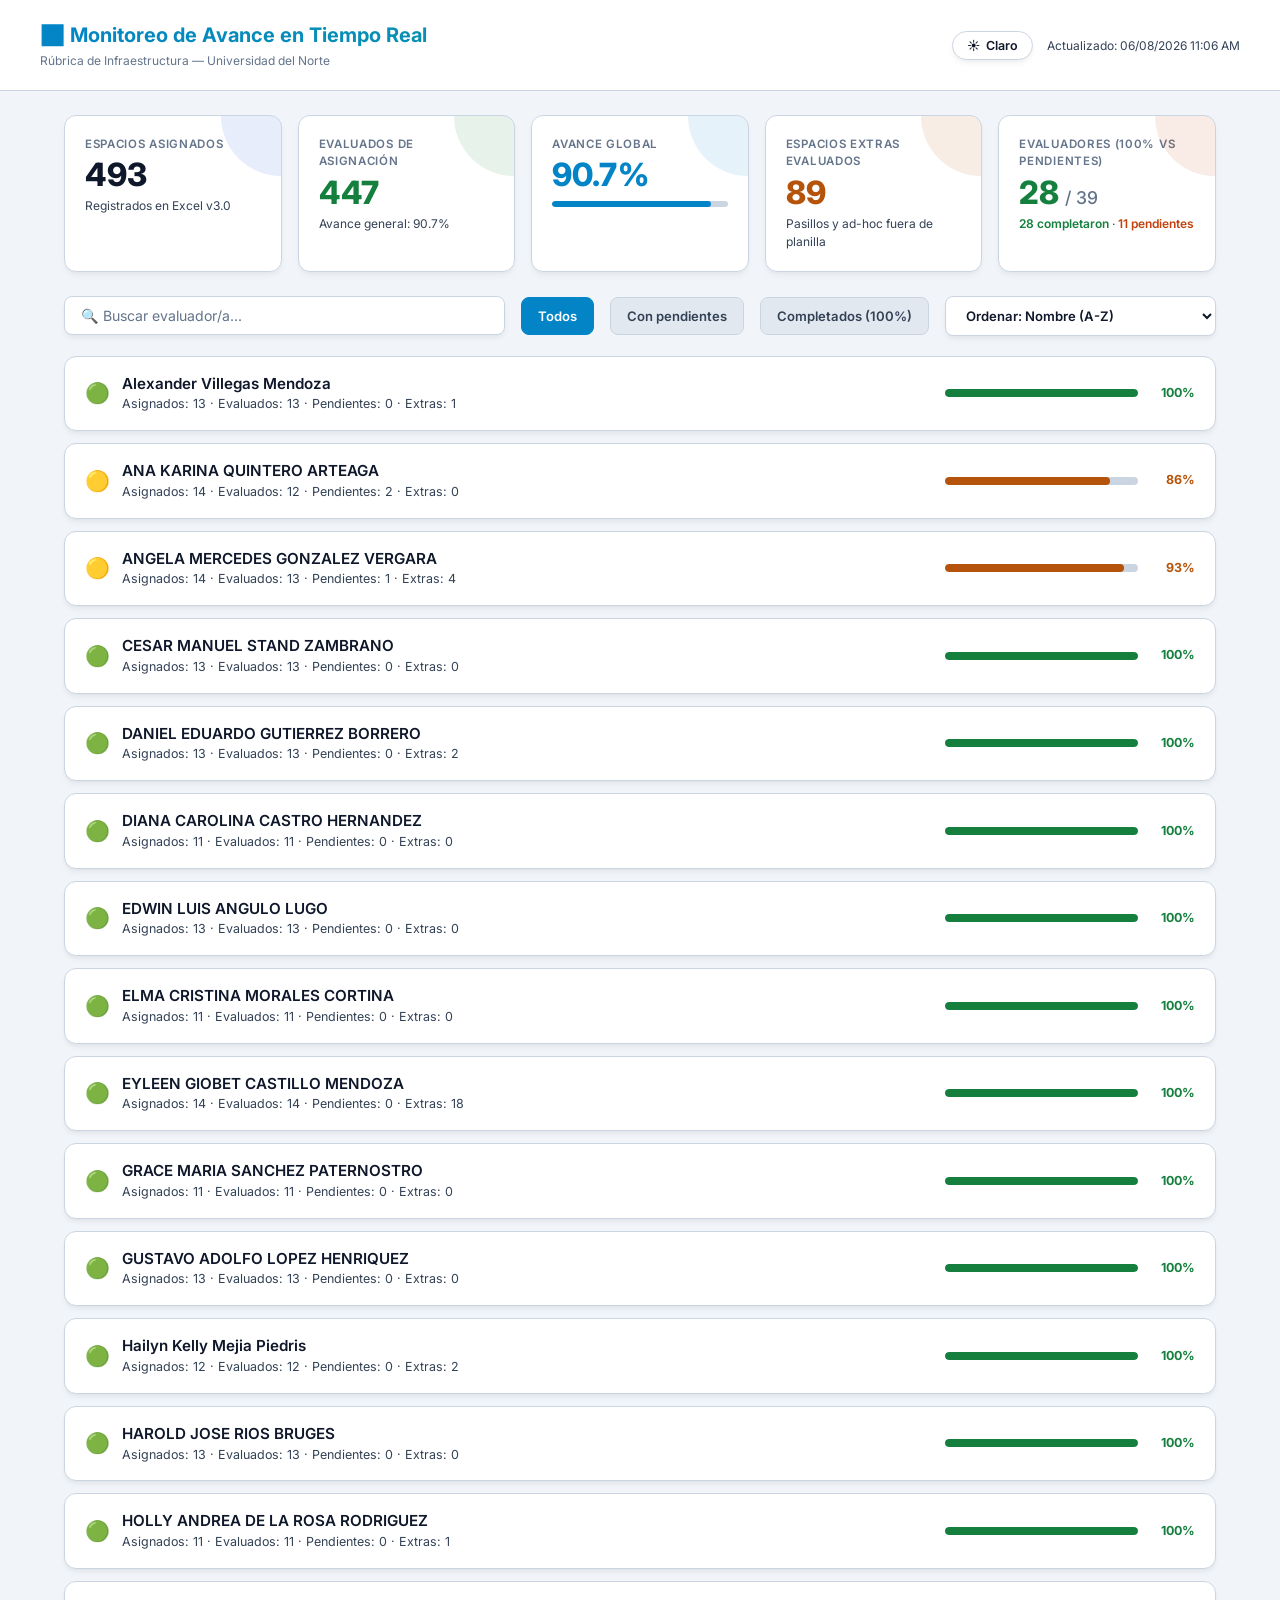
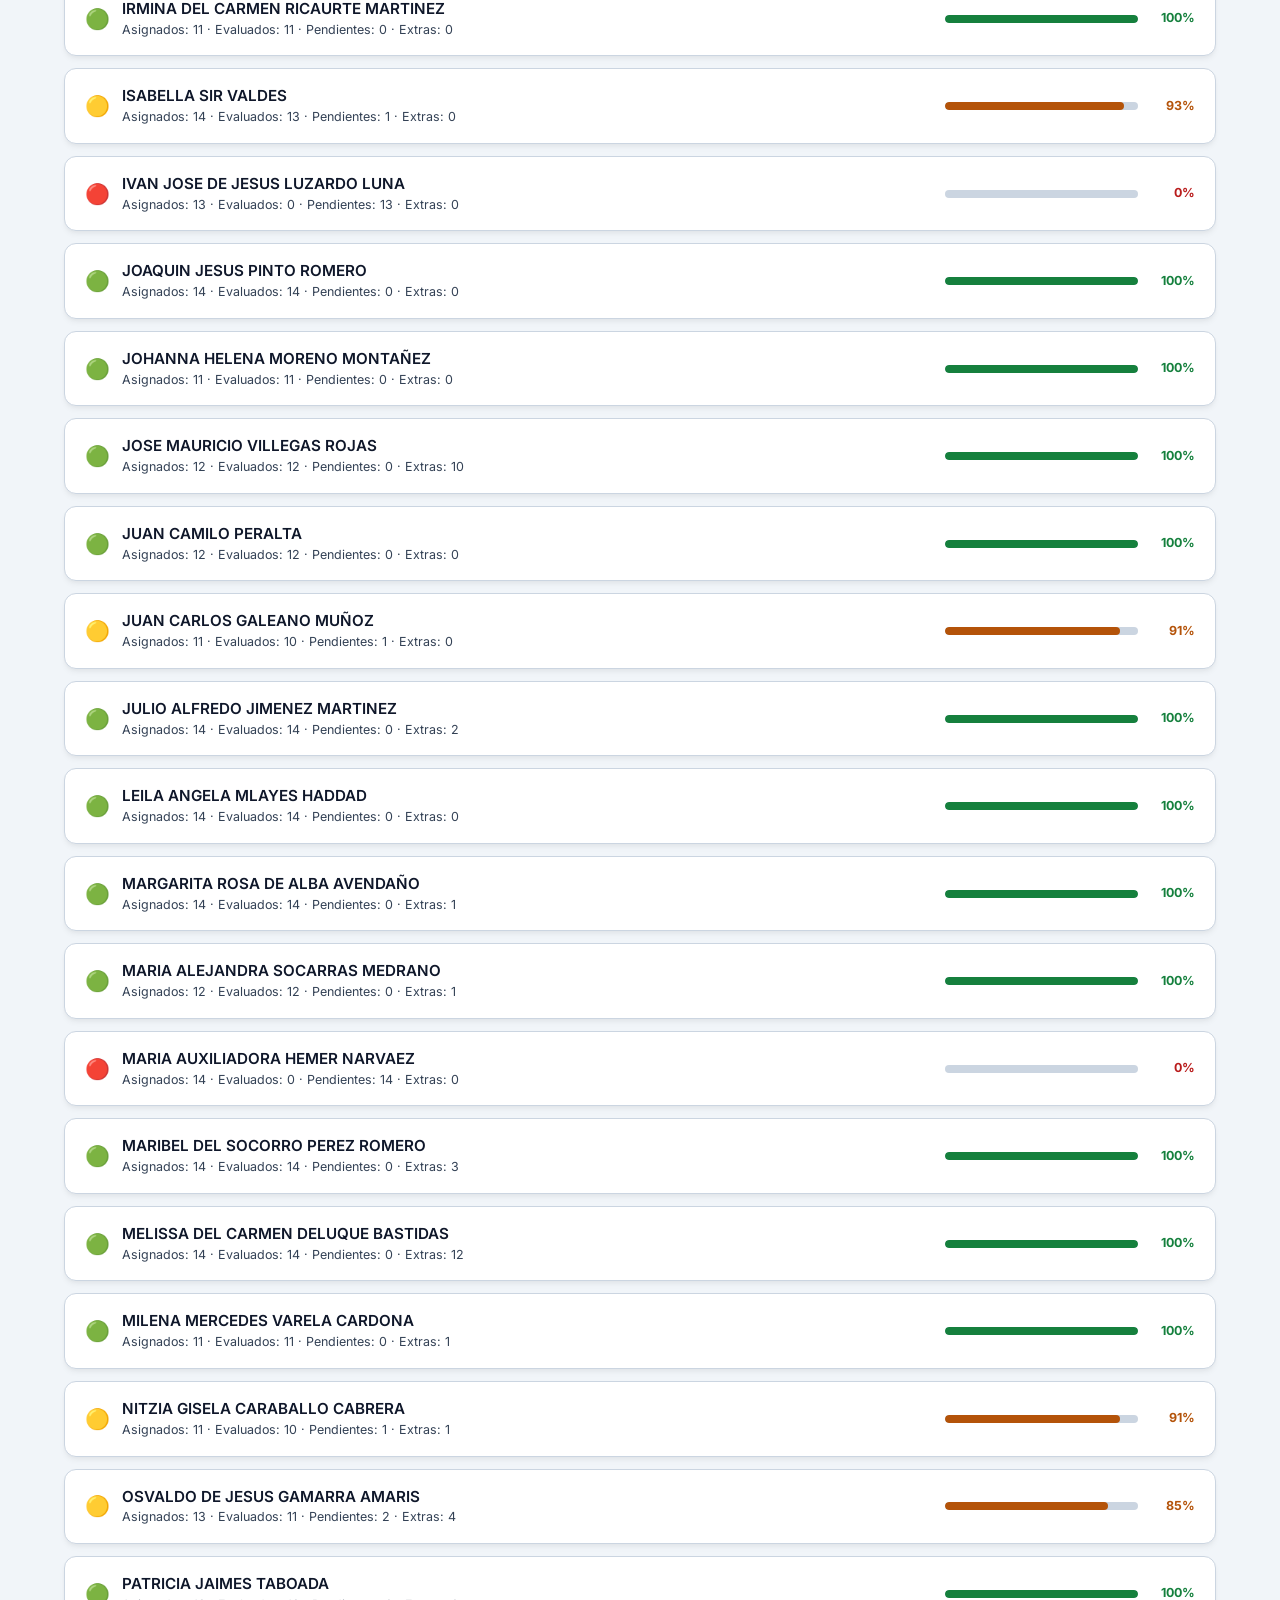
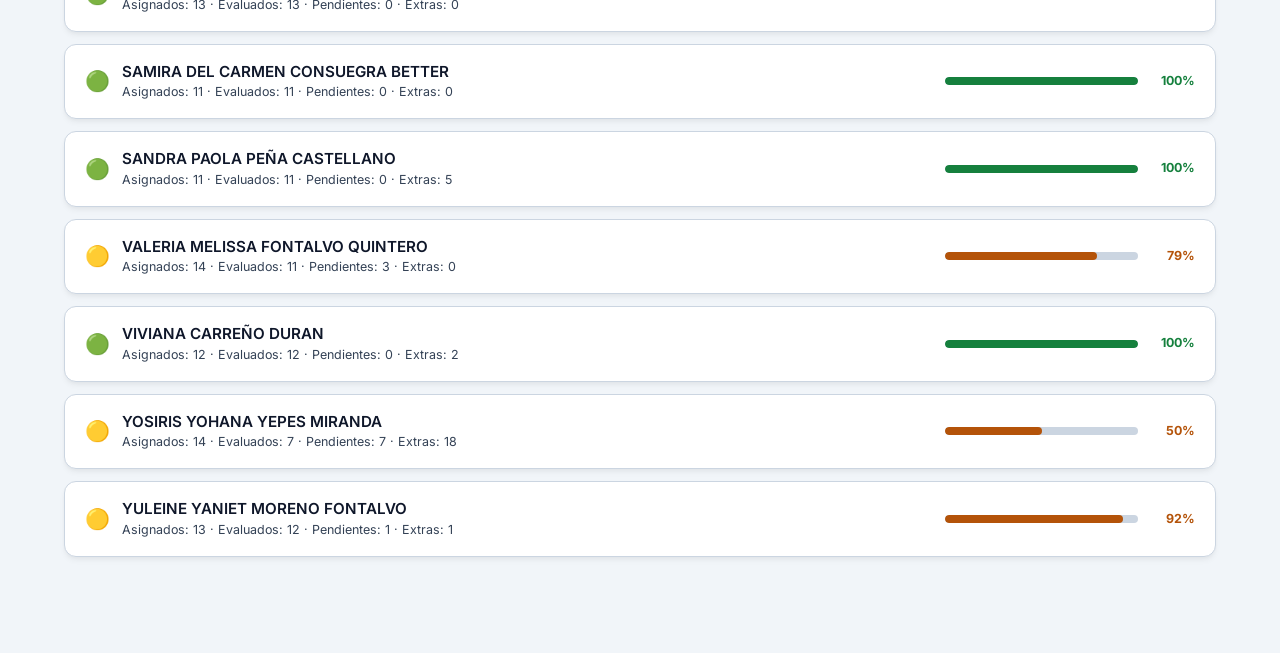
<file: avance_real.html>
<!DOCTYPE html>
<html lang="es">
<head>
  <meta charset="UTF-8">
  <title>Dashboard de Monitoreo de Avance — UniNorte</title>
  <meta name="viewport" content="width=device-width, initial-scale=1.0">
  <link rel="preconnect" href="https://fonts.googleapis.com">
  <link rel="preconnect" href="https://fonts.gstatic.com" crossorigin>
  <link href="https://fonts.googleapis.com/css2?family=Inter:wght@300;400;500;600;700;800&display=swap" rel="stylesheet">
  <style>
    :root {
      --bg: #0a0e1a;
      --bg2: #111827;
      --bg-card: rgba(17,24,39,0.75);
      --header-bg: rgba(10,14,26,0.9);
      --glass: rgba(255,255,255,0.04);
      --border: rgba(255,255,255,0.08);
      --text: #f8fafc;
      --text2: #cbd5e1;
      --muted: #94a3b8;
      --accent: #0ea5e9;
      --accent2: #06b6d4;
      --green: #22c55e; --green-bg: rgba(34,197,94,0.15);
      --blue: #3b82f6; --blue-bg: rgba(59,130,246,0.15);
      --yellow: #eab308; --yellow-bg: rgba(234,179,8,0.15);
      --orange: #f97316; --orange-bg: rgba(249,115,22,0.15);
      --red: #ef4444; --red-bg: rgba(239,68,68,0.15);
      --radius: 12px;
      --progress-bg: rgba(255,255,255,0.08);
      --details-bg: rgba(10,14,26,0.6);
      --tr-border: rgba(255,255,255,0.03);
      --toggle-bg: rgba(255,255,255,0.08);
      --toggle-border: rgba(255,255,255,0.15);
      --card-hover: rgba(255,255,255,0.15);
      --code-bg: rgba(255,255,255,0.06);
      --code-color: #38bdf8;
      --shadow: none;
    }

    [data-theme="light"] {
      --bg: #f1f5f9;
      --bg2: #ffffff;
      --bg-card: #ffffff;
      --header-bg: rgba(255,255,255,0.95);
      --glass: #e2e8f0;
      --border: #cbd5e1;
      --text: #0f172a;
      --text2: #334155;
      --muted: #64748b;
      --accent: #0284c7;
      --accent2: #0891b2;
      --green: #15803d; --green-bg: #dcfce7;
      --blue: #1d4ed8; --blue-bg: #dbeafe;
      --yellow: #b45309; --yellow-bg: #fef3c7;
      --orange: #c2410c; --orange-bg: #ffedd5;
      --red: #b91c1c; --red-bg: #fee2e2;
      --progress-bg: #cbd5e1;
      --details-bg: #f8fafc;
      --tr-border: #e2e8f0;
      --toggle-bg: #ffffff;
      --toggle-border: #cbd5e1;
      --card-hover: #94a3b8;
      --code-bg: #e2e8f0;
      --code-color: #0369a1;
      --shadow: 0 4px 6px -1px rgba(0,0,0,0.05), 0 2px 4px -1px rgba(0,0,0,0.03);
    }
    
    * { box-sizing: border-box; margin: 0; padding: 0; }
    
    body {
      font-family: 'Inter', -apple-system, BlinkMacSystemFont, sans-serif;
      background: var(--bg);
      color: var(--text);
      line-height: 1.5;
      padding-bottom: 60px;
      transition: background-color 0.3s ease, color 0.3s ease;
    }

    header {
      background: var(--header-bg);
      backdrop-filter: blur(20px);
      border-bottom: 1px solid var(--border);
      padding: 20px 24px;
      position: sticky;
      top: 0;
      z-index: 50;
      transition: background-color 0.3s ease, border-color 0.3s ease;
    }
    .header-inner {
      max-width: 1200px;
      margin: 0 auto;
      display: flex;
      justify-content: space-between;
      align-items: center;
      flex-wrap: wrap;
      gap: 16px;
    }
    header h1 {
      font-size: 1.25rem;
      font-weight: 700;
      background: linear-gradient(135deg, var(--accent), var(--accent2));
      -webkit-background-clip: text;
      -webkit-text-fill-color: transparent;
      background-clip: text;
    }
    header p { font-size: 0.75rem; color: var(--muted); margin-top: 2px; }

    .theme-toggle-btn {
      display: inline-flex;
      align-items: center;
      gap: 6px;
      padding: 6px 14px;
      border-radius: 20px;
      font-family: inherit;
      font-size: 0.78rem;
      font-weight: 600;
      cursor: pointer;
      border: 1px solid var(--toggle-border);
      background: var(--toggle-bg);
      color: var(--text);
      transition: all 0.2s ease;
      user-select: none;
      box-shadow: var(--shadow);
    }
    .theme-toggle-btn:hover {
      border-color: var(--accent);
      color: var(--accent);
      transform: translateY(-1px);
    }

    main {
      max-width: 1200px;
      margin: 0 auto;
      padding: 24px;
    }

    /* Stats Grid */
    .stats-grid {
      display: grid;
      grid-template-columns: repeat(auto-fit, minmax(190px, 1fr));
      gap: 16px;
      margin-bottom: 24px;
    }
    .stat-card {
      background: var(--bg-card);
      border: 1px solid var(--border);
      border-radius: var(--radius);
      padding: 20px;
      backdrop-filter: blur(12px);
      position: relative;
      overflow: hidden;
      box-shadow: var(--shadow);
      transition: background-color 0.3s ease, border-color 0.3s ease;
    }
    .stat-label {
      font-size: 0.72rem;
      color: var(--muted);
      text-transform: uppercase;
      letter-spacing: 0.06em;
      font-weight: 600;
    }
    .stat-value {
      font-size: 2rem;
      font-weight: 800;
      margin-top: 6px;
      line-height: 1;
      color: var(--text);
    }
    .stat-sub {
      font-size: 0.75rem;
      color: var(--text2);
      margin-top: 6px;
    }
    .stat-accent {
      position: absolute;
      top: 0;
      right: 0;
      width: 60px;
      height: 60px;
      border-radius: 0 0 0 60px;
      opacity: 0.1;
    }

    /* Search & Controls */
    .controls-row {
      display: flex;
      gap: 16px;
      margin-bottom: 20px;
      align-items: center;
      flex-wrap: wrap;
    }
    .search-input {
      flex: 1;
      min-width: 280px;
      background: var(--bg-card);
      border: 1px solid var(--border);
      border-radius: 8px;
      color: var(--text);
      padding: 10px 16px;
      font-family: inherit;
      font-size: 0.88rem;
      box-shadow: var(--shadow);
      transition: background-color 0.3s ease, border-color 0.3s ease, color 0.3s ease;
    }
    .search-input::placeholder {
      color: var(--muted);
    }
    .search-input:focus {
      outline: none;
      border-color: var(--accent);
    }
    .filter-btn {
      padding: 10px 16px;
      border-radius: 8px;
      font-family: inherit;
      font-size: 0.82rem;
      font-weight: 600;
      cursor: pointer;
      border: 1px solid var(--border);
      background: var(--glass);
      color: var(--text2);
      transition: all 0.2s;
    }
    .filter-btn.active {
      background: var(--accent);
      border-color: var(--accent);
      color: #ffffff;
    }
    .sort-select {
      padding: 10px 16px;
      border-radius: 8px;
      font-family: inherit;
      font-size: 0.82rem;
      font-weight: 600;
      cursor: pointer;
      border: 1px solid var(--border);
      background: var(--bg-card);
      color: var(--text);
      outline: none;
      transition: all 0.2s;
      box-shadow: var(--shadow);
    }
    .sort-select:focus {
      border-color: var(--accent);
    }
    .sort-select option {
      background: var(--bg2);
      color: var(--text);
    }

    /* Evaluator Row */
    .ev-card {
      background: var(--bg-card);
      border: 1px solid var(--border);
      border-radius: var(--radius);
      margin-bottom: 12px;
      overflow: hidden;
      transition: border-color 0.2s, background-color 0.3s ease;
      box-shadow: var(--shadow);
    }
    .ev-card:hover {
      border-color: var(--card-hover);
    }
    .ev-header {
      padding: 16px 20px;
      display: flex;
      align-items: center;
      justify-content: space-between;
      cursor: pointer;
      user-select: none;
      flex-wrap: wrap;
      gap: 16px;
    }
    .ev-info {
      display: flex;
      align-items: center;
      gap: 12px;
    }
    .ev-status {
      font-size: 1.25rem;
    }
    .ev-name {
      font-weight: 600;
      font-size: 0.95rem;
      color: var(--text);
    }
    .ev-stats-brief {
      font-size: 0.78rem;
      color: var(--text2);
    }
    .progress-container {
      display: flex;
      align-items: center;
      gap: 12px;
      min-width: 250px;
    }
    .progress-bar-bg {
      flex: 1;
      height: 8px;
      background: var(--progress-bg);
      border-radius: 4px;
      overflow: hidden;
    }
    .progress-bar-fill {
      height: 100%;
      border-radius: 4px;
      transition: width 0.5s;
    }
    .progress-text {
      font-size: 0.78rem;
      font-weight: 700;
      width: 45px;
      text-align: right;
    }

    /* Expandable details */
    .ev-details {
      display: none;
      border-top: 1px solid var(--border);
      background: var(--details-bg);
      padding: 20px;
    }
    .ev-card.open .ev-details {
      display: block;
    }

    /* Tabs */
    .tabs {
      display: flex;
      gap: 8px;
      border-bottom: 1px solid var(--border);
      margin-bottom: 16px;
    }
    .tab {
      padding: 8px 16px;
      font-size: 0.8rem;
      font-weight: 600;
      cursor: pointer;
      color: var(--muted);
      border-bottom: 2px solid transparent;
      transition: all 0.2s;
    }
    .tab:hover {
      color: var(--text);
    }
    .tab.active {
      color: var(--accent);
      border-bottom-color: var(--accent);
    }
    .tab-content {
      display: none;
    }
    .tab-content.active {
      display: block;
    }

    /* Tables */
    table {
      width: 100%;
      border-collapse: collapse;
      font-size: 0.78rem;
    }
    thead th {
      text-align: left;
      padding: 8px 12px;
      color: var(--muted);
      font-size: 0.68rem;
      text-transform: uppercase;
      letter-spacing: 0.04em;
      border-bottom: 1px solid var(--border);
    }
    tbody tr {
      border-bottom: 1px solid var(--tr-border);
    }
    tbody tr:last-child {
      border-bottom: none;
    }
    td {
      padding: 8px 12px;
      vertical-align: middle;
      color: var(--text);
    }
    code {
      font-family: monospace;
      padding: 2px 6px;
      border-radius: 4px;
      font-size: 0.75rem;
      background: var(--code-bg);
      color: var(--code-color);
      border: 1px solid var(--border);
    }
    .score-badge {
      display: inline-block;
      padding: 2px 8px;
      border-radius: 6px;
      font-weight: 700;
      font-size: 0.72rem;
    }
    .file-badge {
      font-size: 0.65rem;
      color: var(--text2);
      background: var(--glass);
      padding: 2px 6px;
      border-radius: 4px;
      border: 1px solid var(--border);
    }
    
    .empty-tab {
      text-align: center;
      padding: 30px 20px;
      color: var(--muted);
      font-size: 0.82rem;
    }
  </style>
</head>
<body>

  <header>
    <div class="header-inner">
      <div>
        <h1>📊 Monitoreo de Avance en Tiempo Real</h1>
        <p>Rúbrica de Infraestructura — Universidad del Norte</p>
      </div>
      <div style="display: flex; align-items: center; gap: 14px; flex-wrap: wrap;">
        <button id="themeToggleBtn" class="theme-toggle-btn" onclick="toggleTheme()" title="Cambiar tema claro / oscuro">
          <span id="themeIcon">🌙</span> <span id="themeLabel">Oscuro</span>
        </button>
        <p style="text-align: right; color: var(--text2);">Actualizado: 06/08/2026 11:06 AM</p>
      </div>
    </div>
  </header>

  <main>
    <!-- Stats Cards -->
    <div class="stats-grid">
      <div class="stat-card">
        <div class="stat-label">Espacios Asignados</div>
        <div class="stat-value">493</div>
        <div class="stat-sub">Registrados en Excel v3.0</div>
        <div class="stat-accent" style="background:var(--blue);"></div>
      </div>
      <div class="stat-card">
        <div class="stat-label">Evaluados de Asignación</div>
        <div class="stat-value" style="color: var(--green);">447</div>
        <div class="stat-sub">Avance general: 90.7%</div>
        <div class="stat-accent" style="background:var(--green);"></div>
      </div>
      <div class="stat-card">
        <div class="stat-label">Avance Global</div>
        <div class="stat-value" style="color: var(--accent);">90.7%</div>
        <div class="progress-bar-bg" style="margin-top:10px; height:6px;">
          <div class="progress-bar-fill" style="width: 90.66937119675457%; background: var(--accent);"></div>
        </div>
        <div class="stat-accent" style="background:var(--accent);"></div>
      </div>
      <div class="stat-card">
        <div class="stat-label">Espacios Extras Evaluados</div>
        <div class="stat-value" style="color: var(--yellow);">89</div>
        <div class="stat-sub">Pasillos y ad-hoc fuera de planilla</div>
        <div class="stat-accent" style="background:var(--yellow);"></div>
      </div>
      <div class="stat-card">
        <div class="stat-label">Evaluadores (100% vs Pendientes)</div>
        <div class="stat-value" style="color: var(--green);">28 <span style="font-size: 1.1rem; color: var(--muted); font-weight: 500;">/ 39</span></div>
        <div class="stat-sub"><span style="color: var(--green); font-weight: 600;">28 completaron</span> · <span style="color: var(--orange); font-weight: 600;">11 pendientes</span></div>
        <div class="stat-accent" style="background:var(--orange);"></div>
      </div>
    </div>

    <!-- Controls -->
    <div class="controls-row">
      <input type="text" class="search-input" id="searchInput" placeholder="🔍 Buscar evaluador/a..." oninput="filterEvaluators()">
      <button class="filter-btn active" id="btnFilterAll" onclick="setFilter('all')">Todos</button>
      <button class="filter-btn" id="btnFilterPending" onclick="setFilter('pending')">Con pendientes</button>
      <button class="filter-btn" id="btnFilterComplete" onclick="setFilter('complete')">Completados (100%)</button>
      <select class="sort-select" id="sortSelect" onchange="handleSortChange()">
        <option value="name_asc">Ordenar: Nombre (A-Z)</option>
        <option value="name_desc">Ordenar: Nombre (Z-A)</option>
        <option value="progress_desc">Ordenar: Avance (Mayor a Menor)</option>
        <option value="progress_asc">Ordenar: Avance (Menor a Mayor)</option>
      </select>
    </div>

    <!-- Evaluators List -->
    <div id="evaluatorsContainer"></div>
  </main>

  <script>
    const DATA = [{"name": "ANA KARINA QUINTERO ARTEAGA", "assigned_count": 14, "evaluated_count": 12, "pending_count": 2, "extra_count": 0, "progress_pct": 85.71428571428571, "done_list": [{"cod": "AUDITORIO", "nom": "Auditorio Marvel Moreno", "cat": "Auditorios/Salas de Eventos", "ed": "CAMPUS", "piso": "1", "fecha": "2026-07-22", "promedio": 4.75, "file": "evaluaciones_uninorte_2026-07-27 - Harold R_unificado.json"}, {"cod": "BATH21", "nom": "Baño Hombre BLOQI1 - Piso 1", "cat": "Baños", "ed": "BLOQI", "piso": "1", "fecha": "2026-07-17", "promedio": 4.75, "file": "evaluaciones_uninorte_2026-07-21 - Ana K Q.json"}, {"cod": "BATH22", "nom": "Baño Mujeres BLOQI1 - Piso 1", "cat": "Baños", "ed": "BLOQI", "piso": "1", "fecha": "2026-07-17", "promedio": 5, "file": "evaluaciones_uninorte_2026-07-21 - Ana K Q.json"}, {"cod": "BATH23", "nom": "Baño Hombres BLOQI4 - Piso 2", "cat": "Baños", "ed": "BLOQI", "piso": "2", "fecha": "2026-07-27", "promedio": 3.25, "file": "evaluaciones_uninorte_2026-07-28 (1) - Harold R.json"}, {"cod": "BATH34", "nom": "Baño Mujeres BLOQK - Piso 1", "cat": "Baños", "ed": "BLOQK", "piso": "1", "fecha": "2026-07-15", "promedio": 3.25, "file": "evaluaciones_uninorte_2026-07-21 - Ana K Q.json"}, {"cod": "BATH36", "nom": "Baño Mujeres BLOQK - Piso 3", "cat": "Baños", "ed": "BLOQK", "piso": "3", "fecha": "2026-07-15", "promedio": 3.75, "file": "evaluaciones_uninorte_2026-07-21 - Ana K Q.json"}, {"cod": "BATH37", "nom": "Baño Mujeres BLOQK - Piso 4", "cat": "Baños", "ed": "BLOQK", "piso": "4", "fecha": "2026-07-15", "promedio": 3.75, "file": "evaluaciones_uninorte_2026-07-21 - Ana K Q.json"}, {"cod": "BATH38", "nom": "Baño Mujeres BLOQK - Piso 5", "cat": "Baños", "ed": "BLOQK", "piso": "5", "fecha": "2026-07-15", "promedio": 3.5, "file": "evaluaciones_uninorte_2026-07-21 - Ana K Q.json"}, {"cod": "BATH39", "nom": "Baño Mujeres BLOQK - Piso 6", "cat": "Baños", "ed": "BLOQK", "piso": "6", "fecha": "2026-07-15", "promedio": 4.25, "file": "evaluaciones_uninorte_2026-07-21 - Ana K Q.json"}, {"cod": "BATH40", "nom": "Baño Mujeres BLOQK - Piso 7", "cat": "Baños", "ed": "BLOQK", "piso": "7", "fecha": "2026-07-15", "promedio": 4.25, "file": "evaluaciones_uninorte_2026-07-21 - Ana K Q.json"}, {"cod": "BATH41", "nom": "Baño Mujeres BLOQK - Piso 8", "cat": "Baños", "ed": "BLOQK", "piso": "8", "fecha": "2026-07-15", "promedio": 4, "file": "evaluaciones_uninorte_2026-07-21 - Ana K Q.json"}, {"cod": "BATH42", "nom": "Baño Mujeres BLOQK - Piso 9", "cat": "Baños", "ed": "BLOQK", "piso": "9", "fecha": "2026-07-15", "promedio": 4.5, "file": "evaluaciones_uninorte_2026-07-21 - Ana K Q.json"}], "pending_list": [{"cat": "bano", "cat_excel": "Baños", "ed": "BLOQI", "cod": "BATH24", "piso": "2", "nom": "Baño Mujeres BLOQI4 - Piso 2", "ev": "ANA KARINA QUINTERO ARTEAGA"}, {"cat": "bano", "cat_excel": "Baños", "ed": "BLOQK", "cod": "BATH35", "piso": "2", "nom": "Baño Mujeres BLOQK - Piso 2", "ev": "ANA KARINA QUINTERO ARTEAGA"}], "extra_list": []}, {"name": "ANGELA MERCEDES GONZALEZ VERGARA", "assigned_count": 14, "evaluated_count": 13, "pending_count": 1, "extra_count": 4, "progress_pct": 92.85714285714286, "done_list": [{"cod": "32E", "nom": "Salón 32E", "cat": "Salón de clases", "ed": "BLOQE", "piso": "3", "fecha": "2026-07-17", "promedio": 5, "file": "evaluaciones_uninorte_2026-07-17 - Ángela G.json"}, {"cod": "11E", "nom": "Salón 11E", "cat": "Salón de clases", "ed": "BLOQE", "piso": "1", "fecha": "2026-07-17", "promedio": 4.71, "file": "evaluaciones_uninorte_2026-07-17 - Ángela G.json"}, {"cod": "33E", "nom": "Salón 33E", "cat": "Salón de clases", "ed": "BLOQE", "piso": "3", "fecha": "2026-07-17", "promedio": 5, "file": "evaluaciones_uninorte_2026-07-17 - Ángela G.json"}, {"cod": "22E", "nom": "Salón 22E", "cat": "Salón de clases", "ed": "BLOQE", "piso": "2", "fecha": "2026-07-17", "promedio": 4.86, "file": "evaluaciones_uninorte_2026-07-17 - Ángela G.json"}, {"cod": "23E", "nom": "Salón 23E", "cat": "Salón de clases", "ed": "BLOQE", "piso": "2", "fecha": "2026-07-17", "promedio": 4.57, "file": "evaluaciones_uninorte_2026-07-17 - Ángela G.json"}, {"cod": "12E", "nom": "Salón 12E", "cat": "Salón de clases", "ed": "BLOQE", "piso": "1", "fecha": "2026-07-17", "promedio": 5, "file": "evaluaciones_uninorte_2026-07-17 - Ángela G.json"}, {"cod": "24E", "nom": "Salón 24E", "cat": "Salón de clases", "ed": "BLOQE", "piso": "2", "fecha": "2026-07-17", "promedio": 4.71, "file": "evaluaciones_uninorte_2026-07-17 - Ángela G.json"}, {"cod": "25E", "nom": "Salón 25E", "cat": "Salón de clases", "ed": "BLOQE", "piso": "2", "fecha": "2026-07-17", "promedio": 5, "file": "evaluaciones_uninorte_2026-07-17 - Ángela G.json"}, {"cod": "LE-1", "nom": "Lab. Enfermedades Tropicales", "cat": "Laboratorios", "ed": "BLOQE", "piso": "", "fecha": "2026-07-17", "promedio": 3.6, "file": "evaluaciones_uninorte_2026-07-17 - Ángela G.json"}, {"cod": "LE-3_2", "nom": "Laboratorio de Morfología", "cat": "Laboratorios", "ed": "BLOQE", "piso": "", "fecha": "2026-07-17", "promedio": 5, "file": "evaluaciones_uninorte_2026-07-17 - Ángela G.json"}, {"cod": "LE-4", "nom": "Lab. de Enfermería", "cat": "Laboratorios", "ed": "BLOQE", "piso": "", "fecha": "2026-07-17", "promedio": 4.8, "file": "evaluaciones_uninorte_2026-07-17 - Ángela G.json"}, {"cod": "BATH07", "nom": "Baño Hombres BLOQE - Piso 1", "cat": "Baños", "ed": "BLOQE", "piso": "1", "fecha": "2026-07-15", "promedio": 4, "file": "evaluaciones_uninorte_2026-07-17 - Ángela G.json"}, {"cod": "BATH08", "nom": "Baño Mujeres BLOQE - Piso 2", "cat": "Baños", "ed": "BLOQE", "piso": "2", "fecha": "2026-07-15", "promedio": 4.25, "file": "evaluaciones_uninorte_2026-07-17 - Ángela G.json"}], "pending_list": [{"cat": "laboratorio", "cat_excel": "Laboratorios", "ed": "BLOQE", "cod": "LE-5", "piso": "", "nom": "Lab. de Psicología", "ev": "ANGELA MERCEDES GONZALEZ VERGARA"}], "extra_list": [{"cod": "PAS-03", "nom": "Pasillo 03", "cat": "Pasillo / Escalera / Área Común", "ed": "BLOQE", "piso": "Piso 3", "fecha": "2026-07-17", "promedio": 5, "file": "evaluaciones_uninorte_2026-07-17 - Ángela G.json"}, {"cod": "11E", "nom": "Salón 11E", "cat": "Salón de Clases", "ed": "BLOQE", "piso": "1", "fecha": "2026-07-17", "promedio": 4.14, "file": "evaluaciones_uninorte_2026-07-17 - Ángela G.json"}, {"cod": "PAS-01", "nom": "Pasillo Piso 1", "cat": "Pasillo / Escalera / Área Común", "ed": "", "piso": "Piso 1", "fecha": "2026-07-15", "promedio": 5, "file": "evaluaciones_uninorte_2026-07-17 - Ángela G.json"}, {"cod": "PAS-01", "nom": "Pasillo piso 1 Bloque E", "cat": "Pasillo / Escalera / Área Común", "ed": "BLOQE", "piso": "1", "fecha": "2026-07-15", "promedio": 5, "file": "evaluaciones_uninorte_2026-07-17 - Ángela G.json"}]}, {"name": "Alexander Villegas Mendoza", "assigned_count": 13, "evaluated_count": 13, "pending_count": 0, "extra_count": 1, "progress_pct": 100.0, "done_list": [{"cod": "5M", "nom": "Salón de clase música 5M", "cat": "Salón de clases", "ed": "BLOQM", "piso": "1", "fecha": "2026-07-16", "promedio": 4.2, "file": "evaluaciones_uninorte_2026-07-17 - Alexander V.json"}, {"cod": "4M", "nom": "4M", "cat": "Salón de clases", "ed": "BLOQM", "piso": "1", "fecha": "2026-07-16", "promedio": 4.14, "file": "evaluaciones_uninorte_2026-07-17 - Alexander V.json"}, {"cod": "1M", "nom": "1M", "cat": "Salón de clases", "ed": "BLOQM", "piso": "1", "fecha": "2026-07-16", "promedio": 4.43, "file": "evaluaciones_uninorte_2026-07-17 - Alexander V.json"}, {"cod": "2M", "nom": "2M", "cat": "Salón de clases", "ed": "BLOQM", "piso": "1", "fecha": "2026-07-16", "promedio": 4.86, "file": "evaluaciones_uninorte_2026-07-17 - Alexander V.json"}, {"cod": "3M", "nom": "3M", "cat": "Salón de clases", "ed": "BLOQM", "piso": "1", "fecha": "2026-07-16", "promedio": 4.57, "file": "evaluaciones_uninorte_2026-07-17 - Alexander V.json"}, {"cod": "BLD-M", "nom": "Edificio Bloque M", "cat": "Fachadas de Edificios", "ed": "BLOQM", "piso": "", "fecha": "2026-07-16", "promedio": 4.5, "file": "evaluaciones_uninorte_2026-07-17 - Alexander V.json"}, {"cod": "PISCINA", "nom": "Piscina", "cat": "Canchas Deportivas", "ed": "CAMPUS", "piso": "", "fecha": "2026-07-16", "promedio": 5, "file": "evaluaciones_uninorte_2026-07-17 - Alexander V.json"}, {"cod": "BATH43", "nom": "Baño Hombres BLOQM", "cat": "Baños", "ed": "BLOQM", "piso": "1", "fecha": "2026-07-16", "promedio": 4, "file": "evaluaciones_uninorte_2026-07-17 - Alexander V.json"}, {"cod": "BATH44", "nom": "Baño Hombres BLOQM", "cat": "Baños", "ed": "BLOQM", "piso": "1", "fecha": "2026-07-16", "promedio": 3.25, "file": "evaluaciones_uninorte_2026-07-17 - Alexander V.json"}, {"cod": "BATH45", "nom": "Baño Hombres BLOQM", "cat": "Baños", "ed": "BLOQM", "piso": "1", "fecha": "2026-07-16", "promedio": 4.5, "file": "evaluaciones_uninorte_2026-07-17 - Alexander V.json"}, {"cod": "BATH46", "nom": "Baño Mujeres BLOQM", "cat": "Baños", "ed": "BLOQM", "piso": "1", "fecha": "2026-07-17", "promedio": 3.75, "file": "evaluaciones_uninorte_2026-07-17 - Alexander V.json"}, {"cod": "BATH47", "nom": "Baño Mujeres BLOQM", "cat": "Baños", "ed": "BLOQM", "piso": "1", "fecha": "2026-07-17", "promedio": 3.25, "file": "evaluaciones_uninorte_2026-07-17 - Alexander V.json"}, {"cod": "BATH48", "nom": "Baño Mujeres BLOQM", "cat": "Baños", "ed": "BLOQM", "piso": "1", "fecha": "2026-07-17", "promedio": 4.5, "file": "evaluaciones_uninorte_2026-07-17 - Alexander V.json"}], "pending_list": [], "extra_list": [{"cod": "BLD-M", "nom": "Edificio Bloque M", "cat": "Fachada de Edificio", "ed": "BLOQM", "piso": "", "fecha": "2026-07-16", "promedio": 3.5, "file": "evaluaciones_uninorte_2026-07-17 - Alexander V.json"}]}, {"name": "CESAR MANUEL STAND ZAMBRANO", "assigned_count": 13, "evaluated_count": 13, "pending_count": 0, "extra_count": 0, "progress_pct": 100.0, "done_list": [{"cod": "6-4L", "nom": "Lab Termo Fluidos", "cat": "Laboratorios", "ed": "BLOQK", "piso": "6", "fecha": "2026-07-31", "promedio": 4.8, "file": "evaluaciones_uninorte_2026-07-31 - Cesar S.json"}, {"cod": "6-5L", "nom": "Lab. Biocombustible", "cat": "Laboratorios", "ed": "BLOQK", "piso": "6", "fecha": "2026-07-31", "promedio": 4.4, "file": "evaluaciones_uninorte_2026-07-31 - Cesar S.json"}, {"cod": "6-6L", "nom": "Lab. de Biotecnología", "cat": "Laboratorios", "ed": "BLOQK", "piso": "6", "fecha": "2026-07-27", "promedio": 4.4, "file": "evaluaciones_uninorte_2026-07-31 - Cesar S.json"}, {"cod": "6-8L", "nom": "Laboratorio de Mecatronica", "cat": "Laboratorios", "ed": "BLOQK", "piso": "6", "fecha": "2026-07-27", "promedio": 4.6, "file": "evaluaciones_uninorte_2026-07-31 - Cesar S.json"}, {"cod": "6-9L", "nom": "Lab. Mecánica de Máquinas y Diseños", "cat": "Laboratorios", "ed": "BLOQK", "piso": "6", "fecha": "2026-07-27", "promedio": 4.2, "file": "evaluaciones_uninorte_2026-07-31 - Cesar S.json"}, {"cod": "S1-10L", "nom": "Lab. de Soldadura", "cat": "Laboratorios", "ed": "BLOQK", "piso": "S", "fecha": "2026-07-31", "promedio": 5, "file": "evaluaciones_uninorte_2026-07-31 - Cesar S.json"}, {"cod": "S1-11L", "nom": "Lab. Geotecnia y Materiales Constr.", "cat": "Laboratorios", "ed": "BLOQK", "piso": "S", "fecha": "2026-07-27", "promedio": 4, "file": "evaluaciones_uninorte_2026-07-31 - Cesar S.json"}, {"cod": "S1-4L", "nom": "Lab. Metalografía", "cat": "Laboratorios", "ed": "BLOQK", "piso": "S", "fecha": "2026-07-27", "promedio": 4.4, "file": "evaluaciones_uninorte_2026-07-31 - Cesar S.json"}, {"cod": "S1-5L", "nom": "Lab. de Ensayos de Materiales", "cat": "Laboratorios", "ed": "BLOQK", "piso": "S", "fecha": "2026-07-27", "promedio": 4.8, "file": "evaluaciones_uninorte_2026-07-31 - Cesar S.json"}, {"cod": "S1-6L", "nom": "Lab. de Prototipos", "cat": "Laboratorios", "ed": "BLOQK", "piso": "S", "fecha": "2026-07-27", "promedio": 4.8, "file": "evaluaciones_uninorte_2026-07-31 - Cesar S.json"}, {"cod": "S1-7L", "nom": "Lab. Centro de Mediciones y Coordenadas", "cat": "Laboratorios", "ed": "BLOQK", "piso": "S", "fecha": "2026-07-27", "promedio": 3.8, "file": "evaluaciones_uninorte_2026-07-31 - Cesar S.json"}, {"cod": "S1-8L", "nom": "Lab. de Manufactura", "cat": "Laboratorios", "ed": "BLOQK", "piso": "S", "fecha": "2026-07-27", "promedio": 3.6, "file": "evaluaciones_uninorte_2026-07-31 - Cesar S.json"}, {"cod": "S1-9L", "nom": "Lab. de Materiales De Ingeniería", "cat": "Laboratorios", "ed": "BLOQK", "piso": "S", "fecha": "2026-07-27", "promedio": 4.8, "file": "evaluaciones_uninorte_2026-07-31 - Cesar S.json"}], "pending_list": [], "extra_list": []}, {"name": "DANIEL EDUARDO GUTIERREZ BORRERO", "assigned_count": 13, "evaluated_count": 13, "pending_count": 0, "extra_count": 2, "progress_pct": 100.0, "done_list": [{"cod": "SAL_PROYECCION", "nom": "Salón Gabriel García Márquez", "cat": "Auditorios/Salas de Eventos", "ed": "CAMPUS", "piso": "1", "fecha": "2026-07-27", "promedio": 5, "file": "evaluaciones_uninorte_2026-07-27 - Daniel G.json"}, {"cod": "BATH49", "nom": "Baño Hombres BLOQJ - Piso 1", "cat": "Baños", "ed": "BLOQJ", "piso": "1", "fecha": "2026-07-16", "promedio": 3, "file": "evaluaciones_uninorte_2026-07-27 - Daniel G.json"}, {"cod": "BATH59", "nom": "Baño Mujeres BLOQJ - Piso 1", "cat": "Baños", "ed": "BLOQJ", "piso": "1", "fecha": "2026-07-16", "promedio": 5, "file": "evaluaciones_uninorte_2026-07-27 - Daniel G.json"}, {"cod": "BATH50", "nom": "Baño Hombres BLOQJ - Piso 2", "cat": "Baños", "ed": "BLOQJ", "piso": "2", "fecha": "2026-07-21", "promedio": 4.33, "file": "evaluaciones_uninorte_2026-07-27 - Daniel G.json"}, {"cod": "BATH60", "nom": "Baño Mujeres BLOQJ - Piso 2", "cat": "Baños", "ed": "BLOQJ", "piso": "2", "fecha": "2026-07-21", "promedio": 4.33, "file": "evaluaciones_uninorte_2026-07-27 - Daniel G.json"}, {"cod": "BATH51", "nom": "Baño Hombres BLOQJ - Piso 3", "cat": "Baños", "ed": "BLOQJ", "piso": "3", "fecha": "2026-07-21", "promedio": 4, "file": "evaluaciones_uninorte_2026-07-27 - Daniel G.json"}, {"cod": "BATH61", "nom": "Baño Mujeres BLOQJ - Piso 3", "cat": "Baños", "ed": "BLOQJ", "piso": "3", "fecha": "2026-07-21", "promedio": 5, "file": "evaluaciones_uninorte_2026-07-27 - Daniel G.json"}, {"cod": "BATH52", "nom": "Baño Hombres BLOQJ - Piso 4", "cat": "Baños", "ed": "BLOQJ", "piso": "4", "fecha": "2026-07-21", "promedio": 5, "file": "evaluaciones_uninorte_2026-07-27 - Daniel G.json"}, {"cod": "BATH62", "nom": "Baño Mujeres BLOQJ - Piso 4", "cat": "Baños", "ed": "BLOQJ", "piso": "4", "fecha": "2026-07-21", "promedio": 3.33, "file": "evaluaciones_uninorte_2026-07-27 - Daniel G.json"}, {"cod": "BATH53", "nom": "Baño Hombres BLOQJ - Piso 5", "cat": "Baños", "ed": "BLOQJ", "piso": "5", "fecha": "2026-07-21", "promedio": 4, "file": "evaluaciones_uninorte_2026-07-27 - Daniel G.json"}, {"cod": "BATH63", "nom": "Baño Mujeres BLOQJ - Piso 5", "cat": "Baños", "ed": "BLOQJ", "piso": "5", "fecha": "2026-07-21", "promedio": 5, "file": "evaluaciones_uninorte_2026-07-27 - Daniel G.json"}, {"cod": "BATH54", "nom": "Baño Hombres BLOQJ - Piso 6", "cat": "Baños", "ed": "BLOQJ", "piso": "6", "fecha": "2026-07-21", "promedio": 4.67, "file": "evaluaciones_uninorte_2026-07-27 - Daniel G.json"}, {"cod": "BATH64", "nom": "Baño Mujeres BLOQJ - Piso 6", "cat": "Baños", "ed": "BLOQJ", "piso": "6", "fecha": "2026-07-21", "promedio": 4.33, "file": "evaluaciones_uninorte_2026-07-27 - Daniel G.json"}], "pending_list": [], "extra_list": [{"cod": "Escaleras SS", "nom": "Rampas bloque J", "cat": "Pasillo / Escalera / Área Común", "ed": "BLOQJ", "piso": "SS", "fecha": "2026-07-21", "promedio": 4.33, "file": "evaluaciones_uninorte_2026-07-27 - Daniel G.json"}, {"cod": "PAS-06", "nom": "Pasillo psio 6", "cat": "Pasillo / Escalera / Área Común", "ed": "BLOQJ", "piso": "6", "fecha": "2026-07-21", "promedio": 4.5, "file": "evaluaciones_uninorte_2026-07-27 - Daniel G.json"}]}, {"name": "DIANA CAROLINA CASTRO HERNANDEZ", "assigned_count": 11, "evaluated_count": 11, "pending_count": 0, "extra_count": 0, "progress_pct": 100.0, "done_list": [{"cod": "25D", "nom": "Salón 25D", "cat": "Salón de clases", "ed": "BLOQD", "piso": "2", "fecha": "2026-07-17", "promedio": 4.14, "file": "evaluaciones_uninorte_2026-07-17 - Diana C.json"}, {"cod": "24D", "nom": "Salón 24D", "cat": "Salón de clases", "ed": "BLOQD", "piso": "2", "fecha": "2026-07-17", "promedio": 3.83, "file": "evaluaciones_uninorte_2026-07-17 - Diana C.json"}, {"cod": "23D", "nom": "Salón 23D", "cat": "Salón de clases", "ed": "BLOQD", "piso": "2", "fecha": "2026-07-17", "promedio": 3.86, "file": "evaluaciones_uninorte_2026-07-17 - Diana C.json"}, {"cod": "31D", "nom": "Salón 31D", "cat": "Salón de clases", "ed": "BLOQD", "piso": "3", "fecha": "2026-07-17", "promedio": 3.71, "file": "evaluaciones_uninorte_2026-07-17 - Diana C.json"}, {"cod": "22D", "nom": "Salón 22D", "cat": "Salón de clases", "ed": "BLOQD", "piso": "2", "fecha": "2026-07-17", "promedio": 3.71, "file": "evaluaciones_uninorte_2026-07-17 - Diana C.json"}, {"cod": "SIN2", "nom": "Sala de Internet 2", "cat": "Salas de Computadores", "ed": "BLOQD", "piso": "", "fecha": "2026-07-17", "promedio": 3.67, "file": "evaluaciones_uninorte_2026-07-17 - Diana C.json"}, {"cod": "SDU4", "nom": "Sala de Usuarios No. 4", "cat": "Salas de Computadores", "ed": "BLOQD", "piso": "3", "fecha": "2026-07-17", "promedio": 4, "file": "evaluaciones_uninorte_2026-07-17 - Diana C.json"}, {"cod": "21D", "nom": "Salón 21D", "cat": "Laboratorios", "ed": "BLOQD", "piso": "2", "fecha": "2026-07-17", "promedio": 4.2, "file": "evaluaciones_uninorte_2026-07-17 - Diana C.json"}, {"cod": "LD1", "nom": "Laboratorio de economia experimental", "cat": "Laboratorios", "ed": "BLOQD", "piso": "S", "fecha": "2026-07-17", "promedio": 5, "file": "evaluaciones_uninorte_2026-07-17 - Diana C.json"}, {"cod": "BLD-D", "nom": "Edificio Bloque D", "cat": "Fachadas de Edificios", "ed": "BLOQD", "piso": "", "fecha": "2026-07-17", "promedio": 4.5, "file": "evaluaciones_uninorte_2026-07-17 - Diana C.json"}, {"cod": "SAES03", "nom": "Sala de Estudio BLOQD", "cat": "Bibliotecas / Salas de Estudio", "ed": "BLOQD", "piso": "1", "fecha": "2026-07-17", "promedio": 4.33, "file": "evaluaciones_uninorte_2026-07-17 - Diana C.json"}], "pending_list": [], "extra_list": []}, {"name": "EDWIN LUIS ANGULO LUGO", "assigned_count": 13, "evaluated_count": 13, "pending_count": 0, "extra_count": 0, "progress_pct": 100.0, "done_list": [{"cod": "SAL1", "nom": "Salón De Música No.1.", "cat": "Salón de clases", "ed": "COLIS", "piso": "1", "fecha": "2026-07-14", "promedio": 4.57, "file": "evaluaciones_uninorte_2026-07-17 - Edwin A.json"}, {"cod": "BLD-COLIS", "nom": "Coliseo", "cat": "Fachadas de Edificios", "ed": "COLIS", "piso": "", "fecha": "2026-07-16", "promedio": 4, "file": "evaluaciones_uninorte_2026-07-17 - Edwin A.json"}, {"cod": "CAMP-FIELD02", "nom": "Cancha Multiple cubierta", "cat": "Canchas Deportivas", "ed": "CAMPUS", "piso": "", "fecha": "2026-07-16", "promedio": 2.75, "file": "evaluaciones_uninorte_2026-07-17 - Edwin A.json"}, {"cod": "CAMP-FIELD03", "nom": "Cancha de raquetball 1", "cat": "Canchas Deportivas", "ed": "CAMPUS", "piso": "", "fecha": "2026-07-16", "promedio": 3.75, "file": "evaluaciones_uninorte_2026-07-17 - Edwin A.json"}, {"cod": "CAMP-FIELD04", "nom": "Cancha de raquetball 2", "cat": "Canchas Deportivas", "ed": "CAMPUS", "piso": "", "fecha": "2026-07-16", "promedio": 3.75, "file": "evaluaciones_uninorte_2026-07-17 - Edwin A.json"}, {"cod": "CAMP-FIELD05", "nom": "Cancha de raquetball 3", "cat": "Canchas Deportivas", "ed": "CAMPUS", "piso": "", "fecha": "2026-07-16", "promedio": 3.67, "file": "evaluaciones_uninorte_2026-07-17 - Edwin A.json"}, {"cod": "CAMP-FIELD06", "nom": "Cancha fútbol", "cat": "Canchas Deportivas", "ed": "CAMPUS", "piso": "", "fecha": "2026-07-16", "promedio": 3.5, "file": "evaluaciones_uninorte_2026-07-17 - Edwin A.json"}, {"cod": "CAMP-FIELD07", "nom": "Cancha Tenis 1", "cat": "Canchas Deportivas", "ed": "CAMPUS", "piso": "", "fecha": "2026-07-16", "promedio": 4.5, "file": "evaluaciones_uninorte_2026-07-17 - Edwin A.json"}, {"cod": "CAMP-FIELD08", "nom": "Cancha Tenis 2", "cat": "Canchas Deportivas", "ed": "CAMPUS", "piso": "", "fecha": "2026-07-16", "promedio": 3.75, "file": "evaluaciones_uninorte_2026-07-17 - Edwin A.json"}, {"cod": "CAMP-FIELD09", "nom": "Cancha Multiple 1", "cat": "Canchas Deportivas", "ed": "CAMPUS", "piso": "", "fecha": "2026-07-16", "promedio": 3.33, "file": "evaluaciones_uninorte_2026-07-17 - Edwin A.json"}, {"cod": "CAMP-FIELD10", "nom": "Cancha Multiple 2", "cat": "Canchas Deportivas", "ed": "CAMPUS", "piso": "", "fecha": "2026-07-16", "promedio": 4, "file": "evaluaciones_uninorte_2026-07-17 - Edwin A.json"}, {"cod": "CAMP-FIELD11", "nom": "Cancha fútbol sintético", "cat": "Canchas Deportivas", "ed": "CAMPUS", "piso": "", "fecha": "2026-07-16", "promedio": 3.25, "file": "evaluaciones_uninorte_2026-07-17 - Edwin A.json"}, {"cod": "CSEO-FIELD01", "nom": "Cancha Deportiva", "cat": "Canchas Deportivas", "ed": "COLIS", "piso": "", "fecha": "2026-07-16", "promedio": 4, "file": "evaluaciones_uninorte_2026-07-17 - Edwin A.json"}], "pending_list": [], "extra_list": []}, {"name": "ELMA CRISTINA MORALES CORTINA", "assigned_count": 11, "evaluated_count": 11, "pending_count": 0, "extra_count": 0, "progress_pct": 100.0, "done_list": [{"cod": "14J", "nom": "Salon de clases 14J", "cat": "Salón de clases", "ed": "BLOQJ1", "piso": "1", "fecha": "2026-07-16", "promedio": 5, "file": "evaluaciones_uninorte_2026-07-16-Elma Morales.json"}, {"cod": "17J", "nom": "Salon de clases 17J", "cat": "Salón de clases", "ed": "BLOQJ1", "piso": "1", "fecha": "2026-07-16", "promedio": 5, "file": "evaluaciones_uninorte_2026-07-16-Elma Morales.json"}, {"cod": "16J", "nom": "Salon de clases 16J", "cat": "Salón de clases", "ed": "BLOQJ1", "piso": "1", "fecha": "2026-07-16", "promedio": 4.71, "file": "evaluaciones_uninorte_2026-07-16-Elma Morales.json"}, {"cod": "15J", "nom": "Salon de clases 15J", "cat": "Salón de clases", "ed": "BLOQJ1", "piso": "1", "fecha": "2026-07-16", "promedio": 5, "file": "evaluaciones_uninorte_2026-07-16-Elma Morales.json"}, {"cod": "18J", "nom": "Salon de clases 18J", "cat": "Salón de clases", "ed": "BLOQJ1", "piso": "1", "fecha": "2026-07-16", "promedio": 5, "file": "evaluaciones_uninorte_2026-07-16-Elma Morales.json"}, {"cod": "3L-10", "nom": "Salón 3L-10", "cat": "Laboratorios", "ed": "1L6", "piso": "1", "fecha": "2026-07-16", "promedio": 5, "file": "evaluaciones_uninorte_2026-07-16-Elma Morales.json"}, {"cod": "3L-11", "nom": "Salón 3L-11", "cat": "Laboratorios", "ed": "1L6", "piso": "1", "fecha": "2026-07-16", "promedio": 5, "file": "evaluaciones_uninorte_2026-07-16-Elma Morales.json"}, {"cod": "J-CAMPUS03", "nom": "Jardín de alrededor de comedor funcionarios", "cat": "Jardines y Zonas Verdes", "ed": "CAMPUS", "piso": "", "fecha": "2026-07-16", "promedio": 5, "file": "evaluaciones_uninorte_2026-07-16-Elma Morales.json"}, {"cod": "J-CAMPUS08", "nom": "Jardín administrativo 2", "cat": "Jardines y Zonas Verdes", "ed": "CAMPUS", "piso": "", "fecha": "2026-07-16", "promedio": 5, "file": "evaluaciones_uninorte_2026-07-16-Elma Morales.json"}, {"cod": "ZOEST01", "nom": "Zona de Estudiantes - Bambú 1", "cat": "Bibliotecas / Salas de Estudio", "ed": "CAMPUS", "piso": "1", "fecha": "2026-07-16", "promedio": 4.25, "file": "evaluaciones_uninorte_2026-07-16-Elma Morales.json"}, {"cod": "ZOEST02", "nom": "Zona de Estudiantes - Bambú 2", "cat": "Bibliotecas / Salas de Estudio", "ed": "CAMPUS", "piso": "1", "fecha": "2026-07-16", "promedio": 4.25, "file": "evaluaciones_uninorte_2026-07-16-Elma Morales.json"}], "pending_list": [], "extra_list": []}, {"name": "EYLEEN GIOBET CASTILLO MENDOZA", "assigned_count": 14, "evaluated_count": 14, "pending_count": 0, "extra_count": 18, "progress_pct": 100.0, "done_list": [{"cod": "I4-12", "nom": "Salón I4-12", "cat": "Salón de clases", "ed": "BLOI4", "piso": "1", "fecha": "2026-08-03", "promedio": 4.43, "file": "evaluaciones_uninorte_2026-08-03 - Eyleen C.json"}, {"cod": "I4-25", "nom": "Salón I4-25", "cat": "Salón de clases", "ed": "BLOI4", "piso": "2", "fecha": "2026-08-03", "promedio": 4.43, "file": "evaluaciones_uninorte_2026-08-03 - Eyleen C.json"}, {"cod": "I4-13", "nom": "Salón I4-13", "cat": "Salón de clases", "ed": "BLOI4", "piso": "1", "fecha": "2026-08-03", "promedio": 4.33, "file": "evaluaciones_uninorte_2026-08-03 - Eyleen C.json"}, {"cod": "I4-11", "nom": "Salón I4-11", "cat": "Salón de clases", "ed": "BLOI4", "piso": "1", "fecha": "2026-08-03", "promedio": 4.14, "file": "evaluaciones_uninorte_2026-08-03 - Eyleen C.json"}, {"cod": "I4-21", "nom": "Salón I4-21", "cat": "Salón de clases", "ed": "BLOI4", "piso": "2", "fecha": "2026-08-03", "promedio": 4, "file": "evaluaciones_uninorte_2026-08-03 - Eyleen C.json"}, {"cod": "I4-15", "nom": "Salón I4-15", "cat": "Salón de clases", "ed": "BLOI4", "piso": "1", "fecha": "2026-08-03", "promedio": 4.14, "file": "evaluaciones_uninorte_2026-08-03 - Eyleen C.json"}, {"cod": "I4-28", "nom": "Salón I4-28", "cat": "Salón de clases", "ed": "BLOI4", "piso": "2", "fecha": "2026-08-03", "promedio": 4.71, "file": "evaluaciones_uninorte_2026-08-03 - Eyleen C.json"}, {"cod": "I4-22", "nom": "Salón I4-22", "cat": "Salón de clases", "ed": "BLOI4", "piso": "2", "fecha": "2026-08-03", "promedio": 4.57, "file": "evaluaciones_uninorte_2026-08-03 - Eyleen C.json"}, {"cod": "I4-14", "nom": "Salón I4-14", "cat": "Salón de clases", "ed": "BLOI4", "piso": "1", "fecha": "2026-08-03", "promedio": 4, "file": "evaluaciones_uninorte_2026-08-03 - Eyleen C.json"}, {"cod": "I4-23", "nom": "Salón I4-23", "cat": "Salón de clases", "ed": "BLOI4", "piso": "2", "fecha": "2026-08-03", "promedio": 4.14, "file": "evaluaciones_uninorte_2026-08-03 - Eyleen C.json"}, {"cod": "I4-27", "nom": "Salón I4-27", "cat": "Salón de clases", "ed": "BLOI4", "piso": "2", "fecha": "2026-08-03", "promedio": 4.29, "file": "evaluaciones_uninorte_2026-08-03 - Eyleen C.json"}, {"cod": "I4-26", "nom": "Salón I4-26", "cat": "Salón de clases", "ed": "BLOI4", "piso": "2", "fecha": "2026-08-03", "promedio": 4.57, "file": "evaluaciones_uninorte_2026-08-03 - Eyleen C.json"}, {"cod": "I4-24", "nom": "Salón I4-24", "cat": "Salón de clases", "ed": "BLOI4", "piso": "2", "fecha": "2026-08-03", "promedio": 4.43, "file": "evaluaciones_uninorte_2026-08-03 - Eyleen C.json"}, {"cod": "LI4-4", "nom": "Lab. LI4-4", "cat": "Laboratorios", "ed": "BLOI4", "piso": "1", "fecha": "2026-08-03", "promedio": 2.8, "file": "evaluaciones_uninorte_2026-08-03 - Eyleen C.json"}], "pending_list": [], "extra_list": [{"cod": "PAS-01", "nom": "L-2 Pasillo", "cat": "Pasillo / Escalera / Área Común", "ed": "L2", "piso": "1", "fecha": "2026-08-03", "promedio": 5, "file": "evaluaciones_uninorte_2026-08-03 - Eyleen C.json"}, {"cod": "PAS-02", "nom": "Bloque F piso 2 pasillo", "cat": "Pasillo / Escalera / Área Común", "ed": "BLOQF", "piso": "2", "fecha": "2026-08-03", "promedio": 4.67, "file": "evaluaciones_uninorte_2026-08-03 - Eyleen C.json"}, {"cod": "PAS-01", "nom": "Bloque E piso 1 pasillo", "cat": "Pasillo / Escalera / Área Común", "ed": "BLOQE", "piso": "Piso 1", "fecha": "2026-08-03", "promedio": 5, "file": "evaluaciones_uninorte_2026-08-03 - Eyleen C.json"}, {"cod": "PAS-1", "nom": "BCKP piso 1", "cat": "Pasillo / Escalera / Área Común", "ed": "BKCP", "piso": "1", "fecha": "2026-08-03", "promedio": 5, "file": "evaluaciones_uninorte_2026-08-03 - Eyleen C.json"}, {"cod": "PAS-01", "nom": "L1 piso1 pasillo", "cat": "Pasillo / Escalera / Área Común", "ed": "L1", "piso": "Piso 1", "fecha": "2026-08-03", "promedio": 5, "file": "evaluaciones_uninorte_2026-08-03 - Eyleen C.json"}, {"cod": "PAS-01", "nom": "Bloque A piso 1 pasillo", "cat": "Pasillo / Escalera / Área Común", "ed": "BLOQA", "piso": "1", "fecha": "2026-08-03", "promedio": 5, "file": "evaluaciones_uninorte_2026-08-03 - Eyleen C.json"}, {"cod": "PAS-02", "nom": "Bloque B piso 2", "cat": "Pasillo / Escalera / Área Común", "ed": "BLOQB", "piso": "2", "fecha": "2026-08-03", "promedio": 5, "file": "evaluaciones_uninorte_2026-08-03 - Eyleen C.json"}, {"cod": "PAS-02", "nom": "Bloque A piso 2", "cat": "Pasillo / Escalera / Área Común", "ed": "BLOQA", "piso": "2", "fecha": "2026-08-03", "promedio": 5, "file": "evaluaciones_uninorte_2026-08-03 - Eyleen C.json"}, {"cod": "PAS-03", "nom": "Bloque A piso 3", "cat": "Pasillo / Escalera / Área Común", "ed": "BLOQA", "piso": "3", "fecha": "2026-08-03", "promedio": 5, "file": "evaluaciones_uninorte_2026-08-03 - Eyleen C.json"}, {"cod": "PAS-03", "nom": "Bloque B piso 3", "cat": "Pasillo / Escalera / Área Común", "ed": "BLOQB", "piso": "3", "fecha": "2026-08-03", "promedio": 5, "file": "evaluaciones_uninorte_2026-08-03 - Eyleen C.json"}, {"cod": "PAS-03", "nom": "Bloque C piso 3 pasillo", "cat": "Pasillo / Escalera / Área Común", "ed": "BLOQC", "piso": "3", "fecha": "2026-08-03", "promedio": 5, "file": "evaluaciones_uninorte_2026-08-03 - Eyleen C.json"}, {"cod": "PAS-02", "nom": "Bloque C piso 2 Pasillo", "cat": "Pasillo / Escalera / Área Común", "ed": "BLOQC", "piso": "2", "fecha": "2026-08-03", "promedio": 5, "file": "evaluaciones_uninorte_2026-08-03 - Eyleen C.json"}, {"cod": "PAS-01", "nom": "Bloque B piso 1 Pasillo", "cat": "Pasillo / Escalera / Área Común", "ed": "BLOQB", "piso": "1", "fecha": "2026-08-03", "promedio": 5, "file": "evaluaciones_uninorte_2026-08-03 - Eyleen C.json"}, {"cod": "PAS-01", "nom": "Piso 1 pasillo B1", "cat": "Pasillo / Escalera / Área Común", "ed": "BLOQC", "piso": "1", "fecha": "2026-08-03", "promedio": 5, "file": "evaluaciones_uninorte_2026-08-03 - Eyleen C.json"}, {"cod": "PAS-01", "nom": "Bloque I4 Pasillo piso 1", "cat": "Pasillo / Escalera / Área Común", "ed": "BLOI4", "piso": "1", "fecha": "2026-08-03", "promedio": 5, "file": "evaluaciones_uninorte_2026-08-03 - Eyleen C.json"}, {"cod": "Pas -02", "nom": "Bloque I2 primer piso pasillo", "cat": "Pasillo / Escalera / Área Común", "ed": "", "piso": "1", "fecha": "2026-08-03", "promedio": 5, "file": "evaluaciones_uninorte_2026-08-03 - Eyleen C.json"}, {"cod": "PAS-I02", "nom": "Bloque I2 Pasillo segundo piso", "cat": "Pasillo / Escalera / Área Común", "ed": "BLOI2", "piso": "2", "fecha": "2026-08-03", "promedio": 5, "file": "evaluaciones_uninorte_2026-08-03 - Eyleen C.json"}, {"cod": "Pas-I04", "nom": "Bloque I4 piso 2 Pasillo", "cat": "Pasillo / Escalera / Área Común", "ed": "BLOI4", "piso": "2", "fecha": "2026-08-03", "promedio": 5, "file": "evaluaciones_uninorte_2026-08-03 - Eyleen C.json"}]}, {"name": "GRACE MARIA SANCHEZ PATERNOSTRO", "assigned_count": 11, "evaluated_count": 11, "pending_count": 0, "extra_count": 0, "progress_pct": 100.0, "done_list": [{"cod": "BLB2", "nom": "Biblab 2", "cat": "Salas de Computadores", "ed": "BKCP", "piso": "1", "fecha": "2026-07-16", "promedio": 4, "file": "evaluaciones_uninorte_2026-07-16-BKCP.json"}, {"cod": "BLB1", "nom": "Biblab 1", "cat": "Salas de Computadores", "ed": "BKCP", "piso": "1", "fecha": "2026-07-16", "promedio": 4.33, "file": "evaluaciones_uninorte_2026-07-16-BKCP.json"}, {"cod": "BLD-BKCP", "nom": "Biblioteca Karl C. Parrish Jr.", "cat": "Fachadas de Edificios", "ed": "BKCP", "piso": "", "fecha": "2026-07-16", "promedio": 2.5, "file": "evaluaciones_uninorte_2026-07-16-BKCP.json"}, {"cod": "SAES11", "nom": "Sala de Estudio BKCP", "cat": "Bibliotecas / Salas de Estudio", "ed": "BKCP", "piso": "S", "fecha": "2026-07-16", "promedio": 4, "file": "evaluaciones_uninorte_2026-07-16-BKCP.json"}, {"cod": "SAES12", "nom": "Sala de Estudio BKCP", "cat": "Bibliotecas / Salas de Estudio", "ed": "BKCP", "piso": "1", "fecha": "2026-07-16", "promedio": 4, "file": "evaluaciones_uninorte_2026-07-16-BKCP.json"}, {"cod": "SAES13", "nom": "Sala de Estudio BKCP", "cat": "Bibliotecas / Salas de Estudio", "ed": "BKCP", "piso": "2", "fecha": "2026-07-16", "promedio": 3.33, "file": "evaluaciones_uninorte_2026-07-16-BKCP.json"}, {"cod": "SAES14", "nom": "Sala de Estudio BKCP", "cat": "Bibliotecas / Salas de Estudio", "ed": "BKCP", "piso": "3", "fecha": "2026-07-16", "promedio": 4, "file": "evaluaciones_uninorte_2026-07-16-BKCP.json"}, {"cod": "SAES15", "nom": "Sala de Estudio BKCP", "cat": "Bibliotecas / Salas de Estudio", "ed": "BKCP", "piso": "4", "fecha": "2026-07-16", "promedio": 3, "file": "evaluaciones_uninorte_2026-07-16-BKCP.json"}, {"cod": "BATH92", "nom": "Baño Mujeres Biblioteca - Piso 1", "cat": "Baños", "ed": "BKCP", "piso": "S", "fecha": "2026-07-16", "promedio": 3.5, "file": "evaluaciones_uninorte_2026-07-16-BKCP.json"}, {"cod": "BATH93", "nom": "Baño Mujeres Biblioteca - Piso 2", "cat": "Baños", "ed": "BKCP", "piso": "1", "fecha": "2026-07-16", "promedio": 3.75, "file": "evaluaciones_uninorte_2026-07-16-BKCP.json"}, {"cod": "BATH94", "nom": "Baño Mujeres Biblioteca - Piso 3", "cat": "Baños", "ed": "BKCP", "piso": "2", "fecha": "2026-07-16", "promedio": 4, "file": "evaluaciones_uninorte_2026-07-16-BKCP.json"}], "pending_list": [], "extra_list": []}, {"name": "GUSTAVO ADOLFO LOPEZ HENRIQUEZ", "assigned_count": 13, "evaluated_count": 13, "pending_count": 0, "extra_count": 0, "progress_pct": 100.0, "done_list": [{"cod": "1L6-11", "nom": "Lab. de Desarrollo de modelos y prototipos", "cat": "Laboratorios", "ed": "1L6", "piso": "1", "fecha": "2026-07-15", "promedio": 2.8, "file": "evaluaciones_uninorte_2026-07-16 - Gustavo López.json"}, {"cod": "1L6-21", "nom": "Sala de Diseño Estudiantes", "cat": "Laboratorios", "ed": "1L6", "piso": "2", "fecha": "2026-07-15", "promedio": 4, "file": "evaluaciones_uninorte_2026-07-16 - Gustavo López.json"}, {"cod": "1L6-22", "nom": "Sala Diseño de Estudiantes", "cat": "Laboratorios", "ed": "1L6", "piso": "2", "fecha": "2026-07-15", "promedio": 3.6, "file": "evaluaciones_uninorte_2026-07-16 - Gustavo López.json"}, {"cod": "1L6-31", "nom": "Lab. de Sistemas Digitales", "cat": "Laboratorios", "ed": "1L6", "piso": "3", "fecha": "2026-07-15", "promedio": 4.4, "file": "evaluaciones_uninorte_2026-07-16 - Gustavo López.json"}, {"cod": "1L6-32", "nom": "Sala 2 Investigación y Desarrollo", "cat": "Laboratorios", "ed": "1L6", "piso": "3", "fecha": "2026-07-15", "promedio": 4.8, "file": "evaluaciones_uninorte_2026-07-16 - Gustavo López.json"}, {"cod": "1L6-33", "nom": "Sala 3 Investigación y Desarrollo", "cat": "Laboratorios", "ed": "1L6", "piso": "3", "fecha": "2026-07-15", "promedio": 3.6, "file": "evaluaciones_uninorte_2026-07-16 - Gustavo López.json"}, {"cod": "1L6-34", "nom": "Sala 4 Investigación y Desarrollo", "cat": "Laboratorios", "ed": "1L6", "piso": "3", "fecha": "2026-07-15", "promedio": 4.4, "file": "evaluaciones_uninorte_2026-07-16 - Gustavo López.json"}, {"cod": "1L6-35", "nom": "Sala 5 Investigación - Lab.Telemática", "cat": "Laboratorios", "ed": "1L6", "piso": "3", "fecha": "2026-07-15", "promedio": 3.6, "file": "evaluaciones_uninorte_2026-07-16 - Gustavo López.json"}, {"cod": "1L6-36", "nom": "Sala 6 Investigación y Desarrollo", "cat": "Laboratorios", "ed": "1L6", "piso": "3", "fecha": "2026-07-15", "promedio": 4.6, "file": "evaluaciones_uninorte_2026-07-16 - Gustavo López.json"}, {"cod": "1L6-37", "nom": "Sala 7 Investigación y Desarrollo", "cat": "Laboratorios", "ed": "1L6", "piso": "3", "fecha": "2026-07-15", "promedio": 4.4, "file": "evaluaciones_uninorte_2026-07-16 - Gustavo López.json"}, {"cod": "1L6-38", "nom": "Sala 8 Investigación y Desarrollo", "cat": "Laboratorios", "ed": "1L6", "piso": "3", "fecha": "2026-07-15", "promedio": 4, "file": "evaluaciones_uninorte_2026-07-16 - Gustavo López.json"}, {"cod": "1L6-39", "nom": "Sala 9 Investigación y Desarrollo", "cat": "Laboratorios", "ed": "1L6", "piso": "3", "fecha": "2026-07-15", "promedio": 4.4, "file": "evaluaciones_uninorte_2026-07-16 - Gustavo López.json"}, {"cod": "3L-12", "nom": "Laboratorio Investigacion departamento de fisica", "cat": "Laboratorios", "ed": "1L6", "piso": "1", "fecha": "2026-07-15", "promedio": 2.67, "file": "evaluaciones_uninorte_2026-07-16 - Gustavo López.json"}], "pending_list": [], "extra_list": []}, {"name": "HAROLD JOSE RIOS BRUGES", "assigned_count": 13, "evaluated_count": 13, "pending_count": 0, "extra_count": 0, "progress_pct": 100.0, "done_list": [{"cod": "1-1L", "nom": "Lab. de Aprendizaje Estudiantes", "cat": "Laboratorios", "ed": "BLOQK", "piso": "1", "fecha": "2026-07-15", "promedio": 4.67, "file": "evaluaciones_uninorte_2026-07-27 - Harold R_unificado.json"}, {"cod": "1-2L", "nom": "Lab. de Aprendizaje Docente", "cat": "Laboratorios", "ed": "BLOQK", "piso": "1", "fecha": "2026-07-27", "promedio": 4, "file": "evaluaciones_uninorte_2026-07-27 - Harold R_unificado.json"}, {"cod": "4-1L", "nom": "Diseño Digital", "cat": "Laboratorios", "ed": "BLOQK", "piso": "4", "fecha": "2026-07-15", "promedio": 4.33, "file": "evaluaciones_uninorte_2026-07-27 - Harold R_unificado.json"}, {"cod": "4-2L", "nom": "Estudio de Fotografia", "cat": "Laboratorios", "ed": "BLOQK", "piso": "4", "fecha": "2026-07-15", "promedio": 4, "file": "evaluaciones_uninorte_2026-07-27 - Harold R_unificado.json"}, {"cod": "L4-1", "nom": "Lab. Robótica Industrial", "cat": "Laboratorios", "ed": "BLOQK", "piso": "4", "fecha": "2026-07-17", "promedio": 3.67, "file": "evaluaciones_uninorte_2026-07-27 - Harold R_unificado.json"}, {"cod": "5-2L", "nom": "Sala de Computo Ing civil", "cat": "Laboratorios", "ed": "BLOQK", "piso": "5", "fecha": "2026-07-15", "promedio": 4, "file": "evaluaciones_uninorte_2026-07-27 - Harold R_unificado.json"}, {"cod": "6-2L", "nom": "Lab Mediciones y Control", "cat": "Laboratorios", "ed": "BLOQK", "piso": "6", "fecha": "2026-07-16", "promedio": 3.33, "file": "evaluaciones_uninorte_2026-07-27 - Harold R_unificado.json"}, {"cod": "6-3L", "nom": "Lab Ciencias de la Computacion", "cat": "Laboratorios", "ed": "BLOQK", "piso": "6", "fecha": "2026-07-16", "promedio": 4.25, "file": "evaluaciones_uninorte_2026-07-27 - Harold R_unificado.json"}, {"cod": "7-1L", "nom": "Lab. Computacional Ing. Industrial", "cat": "Laboratorios", "ed": "BLOQK", "piso": "7", "fecha": "2026-07-15", "promedio": 4, "file": "evaluaciones_uninorte_2026-07-27 - Harold R_unificado.json"}, {"cod": "7-2L", "nom": "Lab. Investigación de Operaciones", "cat": "Laboratorios", "ed": "BLOQK", "piso": "7", "fecha": "2026-07-15", "promedio": 4.5, "file": "evaluaciones_uninorte_2026-07-27 - Harold R_unificado.json"}, {"cod": "7-3L", "nom": "Lab Higiene y seguridad Industrial", "cat": "Laboratorios", "ed": "BLOQK", "piso": "7", "fecha": "2026-07-16", "promedio": 4.25, "file": "evaluaciones_uninorte_2026-07-27 - Harold R_unificado.json"}, {"cod": "7-4L", "nom": "Lab. Operaciones y Logística", "cat": "Laboratorios", "ed": "BLOQK", "piso": "7", "fecha": "2026-07-15", "promedio": 4.5, "file": "evaluaciones_uninorte_2026-07-27 - Harold R_unificado.json"}, {"cod": "ECO", "nom": "Centro de escritura", "cat": "Laboratorios", "ed": "BLOQK", "piso": "", "fecha": "2026-07-16", "promedio": 4.67, "file": "evaluaciones_uninorte_2026-07-27 - Harold R_unificado.json"}], "pending_list": [], "extra_list": []}, {"name": "HOLLY ANDREA DE LA ROSA RODRIGUEZ", "assigned_count": 11, "evaluated_count": 11, "pending_count": 0, "extra_count": 1, "progress_pct": 100.0, "done_list": [{"cod": "J-CAMPUS01", "nom": "Jardín frente Biblioteca", "cat": "Jardines y Zonas Verdes", "ed": "CAMPUS", "piso": "", "fecha": "2026-07-28", "promedio": 5, "file": "evaluaciones_uninorte_2026-07-28-1 - Holly D.json"}, {"cod": "J-CAMPUS02", "nom": "Jardín posterior Biblioteca", "cat": "Jardines y Zonas Verdes", "ed": "CAMPUS", "piso": "", "fecha": "2026-07-28", "promedio": 5, "file": "evaluaciones_uninorte_2026-07-28-1 - Holly D.json"}, {"cod": "J-CAMPUS04", "nom": "Jardín Laboratorio 1", "cat": "Jardines y Zonas Verdes", "ed": "CAMPUS", "piso": "", "fecha": "2026-07-28", "promedio": 3.75, "file": "evaluaciones_uninorte_2026-07-28-1 - Holly D.json"}, {"cod": "J-CAMPUS05", "nom": "Jardín Laboratorio 2", "cat": "Jardines y Zonas Verdes", "ed": "CAMPUS", "piso": "", "fecha": "2026-07-28", "promedio": 5, "file": "evaluaciones_uninorte_2026-07-28-1 - Holly D.json"}, {"cod": "J-CAMPUS14", "nom": "Jardín entre Bloque B y Bloque C", "cat": "Jardines y Zonas Verdes", "ed": "CAMPUS", "piso": "", "fecha": "2026-07-28", "promedio": 5, "file": "evaluaciones_uninorte_2026-07-28-1 - Holly D.json"}, {"cod": "J-CAMPUS33", "nom": "Jardín Casa Blanca (Administrativo 1)", "cat": "Jardines y Zonas Verdes", "ed": "CAMPUS", "piso": "", "fecha": "2026-07-28", "promedio": 4.25, "file": "evaluaciones_uninorte_2026-07-28-1 - Holly D.json"}, {"cod": "J-CAMPUS40", "nom": "Jardín Bancolombia", "cat": "Jardines y Zonas Verdes", "ed": "CAMPUS", "piso": "", "fecha": "2026-07-28", "promedio": 5, "file": "evaluaciones_uninorte_2026-07-28-1 - Holly D.json"}, {"cod": "BLD-A", "nom": "Edificio Bloque A", "cat": "Fachadas de Edificios", "ed": "BLOQA", "piso": "", "fecha": "2026-07-16", "promedio": 4.5, "file": "evaluaciones_uninorte_2026-07-28-1 - Holly D.json"}, {"cod": "SAES01", "nom": "Sala de Estudio BLOQA", "cat": "Bibliotecas / Salas de Estudio", "ed": "BLOQA", "piso": "1", "fecha": "2026-07-16", "promedio": 4.25, "file": "evaluaciones_uninorte_2026-07-28-1 - Holly D.json"}, {"cod": "BATH01", "nom": "Baño Hombres BLOQA - Piso 2", "cat": "Baños", "ed": "BLOQA", "piso": "2", "fecha": "2026-07-16", "promedio": 4.25, "file": "evaluaciones_uninorte_2026-07-28-1 - Holly D.json"}, {"cod": "BATH02", "nom": "Baño Mujeres BLOQA - Piso 2", "cat": "Baños", "ed": "BLOQA", "piso": "2", "fecha": "2026-07-16", "promedio": 4, "file": "evaluaciones_uninorte_2026-07-28-1 - Holly D.json"}], "pending_list": [], "extra_list": [{"cod": "Pasillo gestión humana", "nom": "Piso 2", "cat": "Pasillo / Escalera / Área Común", "ed": "BLOQA", "piso": "2", "fecha": "2026-07-16", "promedio": 5, "file": "evaluaciones_uninorte_2026-07-28-1 - Holly D.json"}]}, {"name": "Hailyn Kelly Mejia Piedris", "assigned_count": 12, "evaluated_count": 12, "pending_count": 0, "extra_count": 2, "progress_pct": 100.0, "done_list": [{"cod": "I1-22", "nom": "Salón I1-22", "cat": "Salón de clases", "ed": "BLOI1", "piso": "2", "fecha": "2026-07-15", "promedio": 3.71, "file": "evaluaciones_uninorte_2026-07-16- Hailyn.json"}, {"cod": "I1-26", "nom": "Salón I1-26", "cat": "Salón de clases", "ed": "BLOI1", "piso": "2", "fecha": "2026-07-15", "promedio": 4.29, "file": "evaluaciones_uninorte_2026-07-16- Hailyn.json"}, {"cod": "I1-23", "nom": "Salón I1-23", "cat": "Salón de clases", "ed": "BLOI1", "piso": "2", "fecha": "2026-07-15", "promedio": 4, "file": "evaluaciones_uninorte_2026-07-16- Hailyn.json"}, {"cod": "I1-24", "nom": "Salón I1-24", "cat": "Salón de clases", "ed": "BLOI1", "piso": "2", "fecha": "2026-07-16", "promedio": 4, "file": "evaluaciones_uninorte_2026-07-16- Hailyn.json"}, {"cod": "I1-27", "nom": "Salón I1-27", "cat": "Salón de clases", "ed": "BLOI1", "piso": "2", "fecha": "2026-07-15", "promedio": 3.86, "file": "evaluaciones_uninorte_2026-07-16- Hailyn.json"}, {"cod": "I1-25", "nom": "Salón I1-25", "cat": "Salón de clases", "ed": "BLOI1", "piso": "2", "fecha": "2026-07-15", "promedio": 4.14, "file": "evaluaciones_uninorte_2026-07-16- Hailyn.json"}, {"cod": "I1-21", "nom": "Salón I1-21", "cat": "Salón de clases", "ed": "BLOI1", "piso": "2", "fecha": "2026-07-15", "promedio": 4.29, "file": "evaluaciones_uninorte_2026-07-16- Hailyn.json"}, {"cod": "12G2", "nom": "Salón 12G2", "cat": "Salón de clases", "ed": "BLOQG2", "piso": "1", "fecha": "2026-07-15", "promedio": 4.29, "file": "evaluaciones_uninorte_2026-07-16- Hailyn.json"}, {"cod": "21K", "nom": "SALON 21K", "cat": "Salón de clases", "ed": "BLOQK", "piso": "2", "fecha": "2026-07-15", "promedio": 4.57, "file": "evaluaciones_uninorte_2026-07-16- Hailyn.json"}, {"cod": "31K", "nom": "SALON 31K", "cat": "Salón de clases", "ed": "BLOQK", "piso": "3", "fecha": "2026-07-15", "promedio": 4.71, "file": "evaluaciones_uninorte_2026-07-16- Hailyn.json"}, {"cod": "LI1-1", "nom": "Lab. de Idiomas 1", "cat": "Laboratorios", "ed": "BLOI1", "piso": "1", "fecha": "2026-07-15", "promedio": 5, "file": "evaluaciones_uninorte_2026-07-16- Hailyn.json"}, {"cod": "LI1-2", "nom": "Lab. de Idiomas 2", "cat": "Laboratorios", "ed": "BLOI1", "piso": "1", "fecha": "2026-07-15", "promedio": 4.33, "file": "evaluaciones_uninorte_2026-07-16- Hailyn.json"}], "pending_list": [], "extra_list": [{"cod": "Segundo piso de idiomas", "nom": "Techo entre los baños del I1 e I 3", "cat": "Pasillo / Escalera / Área Común", "ed": "", "piso": "2", "fecha": "2026-07-16", "promedio": 4.33, "file": "evaluaciones_uninorte_2026-07-16- Hailyn.json"}, {"cod": "Pasillo 2 piso bloque I1", "nom": "Instituto de idiomas", "cat": "Pasillo / Escalera / Área Común", "ed": "BLOI1", "piso": "2", "fecha": "2026-07-16", "promedio": 4, "file": "evaluaciones_uninorte_2026-07-16- Hailyn.json"}]}, {"name": "IRMINA DEL CARMEN RICAURTE MARTINEZ", "assigned_count": 11, "evaluated_count": 11, "pending_count": 0, "extra_count": 0, "progress_pct": 100.0, "done_list": [{"cod": "L11M", "nom": "Lab de producción y composición músical", "cat": "Laboratorios", "ed": "BLOQM", "piso": "1", "fecha": "2026-07-17", "promedio": 3.6, "file": "evaluaciones_uninorte_2026-07-17 - Irmina R.json"}, {"cod": "CDA-1L", "nom": "Arquitectura Tropical", "cat": "Laboratorios", "ed": "CANCH", "piso": "1", "fecha": "2026-07-17", "promedio": 3, "file": "evaluaciones_uninorte_2026-07-17 - Irmina R.json"}, {"cod": "CDA-2L", "nom": "Lab Energia Renovables", "cat": "Laboratorios", "ed": "CANCH", "piso": "1", "fecha": "2026-07-17", "promedio": 4.4, "file": "evaluaciones_uninorte_2026-07-17 - Irmina R.json"}, {"cod": "2-1 L4", "nom": "Laboratorio simulacion preclinica odontologica", "cat": "Laboratorios", "ed": "L4", "piso": "2", "fecha": "2026-07-16", "promedio": 4.4, "file": "evaluaciones_uninorte_2026-07-17 - Irmina R.json"}, {"cod": "2-2 L4", "nom": "Laboratorio multifuncional de Materiales dentales", "cat": "Laboratorios", "ed": "L4", "piso": "2", "fecha": "2026-07-16", "promedio": 4.4, "file": "evaluaciones_uninorte_2026-07-17 - Irmina R.json"}, {"cod": "2-3 L4", "nom": "Laboratorio rayos X odontologicos", "cat": "Laboratorios", "ed": "L4", "piso": "2", "fecha": "2026-07-16", "promedio": 4, "file": "evaluaciones_uninorte_2026-07-17 - Irmina R.json"}, {"cod": "2-4 L4", "nom": "Laboratorio simulacion preclinica odontologica", "cat": "Laboratorios", "ed": "L4", "piso": "2", "fecha": "2026-07-16", "promedio": 4, "file": "evaluaciones_uninorte_2026-07-17 - Irmina R.json"}, {"cod": "L5-11", "nom": "Sala de Computadores de Pedagogia Infantil", "cat": "Laboratorios", "ed": "L5", "piso": "1", "fecha": "2026-07-17", "promedio": 4.8, "file": "evaluaciones_uninorte_2026-07-17 - Irmina R.json"}, {"cod": "L5-12", "nom": "Lab. virologia", "cat": "Laboratorios", "ed": "L5", "piso": "1", "fecha": "2026-07-17", "promedio": 2.6, "file": "evaluaciones_uninorte_2026-07-17 - Irmina R.json"}, {"cod": "LJ-1", "nom": "Lab. Lic. En Pedagogía Infantil", "cat": "Laboratorios", "ed": "L5", "piso": "1", "fecha": "2026-07-17", "promedio": 4.6, "file": "evaluaciones_uninorte_2026-07-17 - Irmina R.json"}, {"cod": "J-CAMPUS28", "nom": "Jardín Bloque de la Salud", "cat": "Jardines y Zonas Verdes", "ed": "CAMPUS", "piso": "", "fecha": "2026-07-17", "promedio": 5, "file": "evaluaciones_uninorte_2026-07-17 - Irmina R.json"}], "pending_list": [], "extra_list": []}, {"name": "ISABELLA SIR VALDES", "assigned_count": 14, "evaluated_count": 13, "pending_count": 1, "extra_count": 0, "progress_pct": 92.85714285714286, "done_list": [{"cod": "J-CAMPUS09", "nom": "Jardín alrededor del Edificio Santo Domingo (Bloque J)", "cat": "Jardines y Zonas Verdes", "ed": "CAMPUS", "piso": "", "fecha": "2026-07-17", "promedio": 4, "file": "evaluaciones_uninorte_2026-07-17 - Isabella S.json"}, {"cod": "J-CAMPUS12", "nom": "Jardín Media Torta Coliseo (Frente a Cancha de Tennis)", "cat": "Jardines y Zonas Verdes", "ed": "CAMPUS", "piso": "", "fecha": "2026-07-16", "promedio": 3.5, "file": "evaluaciones_uninorte_2026-07-17 - Isabella S.json"}, {"cod": "J-CAMPUS13", "nom": "Jardín Escaleras Coliseo", "cat": "Jardines y Zonas Verdes", "ed": "CAMPUS", "piso": "", "fecha": "2026-07-16", "promedio": 4.25, "file": "evaluaciones_uninorte_2026-07-17 - Isabella S.json"}, {"cod": "J-CAMPUS15", "nom": "Jardín Casa Estudio", "cat": "Jardines y Zonas Verdes", "ed": "CAMPUS", "piso": "", "fecha": "2026-07-17", "promedio": 4.75, "file": "evaluaciones_uninorte_2026-07-17 - Isabella S.json"}, {"cod": "J-CAMPUS17", "nom": "Jardín Central de Frío 2 (Frente Laboratorios ING Civil atras de Bloque K)", "cat": "Jardines y Zonas Verdes", "ed": "CAMPUS", "piso": "", "fecha": "2026-07-16", "promedio": 4, "file": "evaluaciones_uninorte_2026-07-17 - Isabella S.json"}, {"cod": "J-CAMPUS19", "nom": "Jardín Zona Martillo (Alrededor de la Zona Multiple de Estudiantes 2)", "cat": "Jardines y Zonas Verdes", "ed": "CAMPUS", "piso": "", "fecha": "2026-07-17", "promedio": 4.5, "file": "evaluaciones_uninorte_2026-07-17 - Isabella S.json"}, {"cod": "J-CAMPUS21", "nom": "Jardín Bloque Idiomas 4 (Bloque I4)", "cat": "Jardines y Zonas Verdes", "ed": "CAMPUS", "piso": "", "fecha": "2026-07-16", "promedio": 4.5, "file": "evaluaciones_uninorte_2026-07-17 - Isabella S.json"}, {"cod": "J-CAMPUS23", "nom": "Jardín Emisora (Bloque D)", "cat": "Jardines y Zonas Verdes", "ed": "CAMPUS", "piso": "", "fecha": "2026-07-17", "promedio": 4.5, "file": "evaluaciones_uninorte_2026-07-17 - Isabella S.json"}, {"cod": "J-CAMPUS27", "nom": "Jardín Ptar Principal (Frente a la bodega de mantenimiento)", "cat": "Jardines y Zonas Verdes", "ed": "CAMPUS", "piso": "", "fecha": "2026-07-16", "promedio": 5, "file": "evaluaciones_uninorte_2026-07-17 - Isabella S.json"}, {"cod": "J-CAMPUS29", "nom": "Jardín Zona Multiple Estudiantes 1", "cat": "Jardines y Zonas Verdes", "ed": "CAMPUS", "piso": "", "fecha": "2026-07-17", "promedio": 4, "file": "evaluaciones_uninorte_2026-07-17 - Isabella S.json"}, {"cod": "J-CAMPUS30", "nom": "Jardín Almacen (Frente a Cancha de Tennis)", "cat": "Jardines y Zonas Verdes", "ed": "CAMPUS", "piso": "", "fecha": "2026-07-16", "promedio": 3.75, "file": "evaluaciones_uninorte_2026-07-17 - Isabella S.json"}, {"cod": "J-CAMPUS31", "nom": "Jardín Coliseo", "cat": "Jardines y Zonas Verdes", "ed": "CAMPUS", "piso": "", "fecha": "2026-07-16", "promedio": 4, "file": "evaluaciones_uninorte_2026-07-17 - Isabella S.json"}, {"cod": "J-CAMPUS32", "nom": "Jardín Lobby Norte (Coliseo)", "cat": "Jardines y Zonas Verdes", "ed": "CAMPUS", "piso": "", "fecha": "2026-07-16", "promedio": 4.75, "file": "evaluaciones_uninorte_2026-07-17 - Isabella S.json"}], "pending_list": [{"cat": "jardin", "cat_excel": "Jardines y Zonas Verdes", "ed": "CAMPUS", "cod": "J-CAMPUS18", "piso": "", "nom": "Jardín Central de Acopio", "ev": "ISABELLA SIR VALDES"}], "extra_list": []}, {"name": "IVAN JOSE DE JESUS LUZARDO LUNA", "assigned_count": 13, "evaluated_count": 0, "pending_count": 13, "extra_count": 0, "progress_pct": 0.0, "done_list": [], "pending_list": [{"cat": "salon", "cat_excel": "Salón de clases", "ed": "BLOQG", "cod": "51G", "piso": "5", "nom": "Sala de Doctorado 1", "ev": "IVAN JOSE DE JESUS LUZARDO LUNA"}, {"cat": "salon", "cat_excel": "Salón de clases", "ed": "BLOQG", "cod": "52G", "piso": "5", "nom": "Sala de Doctorado 2", "ev": "IVAN JOSE DE JESUS LUZARDO LUNA"}, {"cat": "salon", "cat_excel": "Salón de clases", "ed": "BLOQG", "cod": "53G", "piso": "5", "nom": "Sala de Doctorado 3", "ev": "IVAN JOSE DE JESUS LUZARDO LUNA"}, {"cat": "salon", "cat_excel": "Salón de clases", "ed": "BLOQG2", "cod": "11G2", "piso": "1", "nom": "Salón 11G2", "ev": "IVAN JOSE DE JESUS LUZARDO LUNA"}, {"cat": "salon", "cat_excel": "Salón de clases", "ed": "BLOQG2", "cod": "25G2", "piso": "2", "nom": "Salón Harvard 2 -salón magistral", "ev": "IVAN JOSE DE JESUS LUZARDO LUNA"}, {"cat": "salon", "cat_excel": "Salón de clases", "ed": "BLOQG2", "cod": "23G2", "piso": "2", "nom": "Salón Harvard- salón magistral", "ev": "IVAN JOSE DE JESUS LUZARDO LUNA"}, {"cat": "salon", "cat_excel": "Salón de clases", "ed": "BLOQG2", "cod": "54G2", "piso": "5", "nom": "Sala de Doctorado 4", "ev": "IVAN JOSE DE JESUS LUZARDO LUNA"}, {"cat": "fachada", "cat_excel": "Fachadas de Edificios", "ed": "BLOQG", "cod": "BLD-G", "piso": "", "nom": "Edificio Álvaro Jaramillo Vengoechea", "ev": "IVAN JOSE DE JESUS LUZARDO LUNA"}, {"cat": "bano", "cat_excel": "Baños", "ed": "BLOQG", "cod": "BATH11", "piso": "1", "nom": "Baño Hombres BLOQG - Piso 1", "ev": "IVAN JOSE DE JESUS LUZARDO LUNA"}, {"cat": "bano", "cat_excel": "Baños", "ed": "BLOQG", "cod": "BATH12", "piso": "2", "nom": "Baño Hombres BLOQG - Piso 2", "ev": "IVAN JOSE DE JESUS LUZARDO LUNA"}, {"cat": "bano", "cat_excel": "Baños", "ed": "BLOQG", "cod": "BATH13", "piso": "3", "nom": "Baño Hombres BLOQG - Piso 3", "ev": "IVAN JOSE DE JESUS LUZARDO LUNA"}, {"cat": "bano", "cat_excel": "Baños", "ed": "BLOQG", "cod": "BATH14", "piso": "4", "nom": "Baño Hombres BLOQG - Piso 4", "ev": "IVAN JOSE DE JESUS LUZARDO LUNA"}, {"cat": "bano", "cat_excel": "Baños", "ed": "BLOQG", "cod": "BATH15", "piso": "5", "nom": "Baño Hombres BLOQG - Piso 5", "ev": "IVAN JOSE DE JESUS LUZARDO LUNA"}], "extra_list": []}, {"name": "JOAQUIN JESUS PINTO ROMERO", "assigned_count": 14, "evaluated_count": 14, "pending_count": 0, "extra_count": 0, "progress_pct": 100.0, "done_list": [{"cod": "BLB3", "nom": "Biblab 3", "cat": "Salas de Computadores", "ed": "BACA", "piso": "", "fecha": "2026-07-27", "promedio": 5, "file": "evaluaciones_uninorte_2026-07-28 - Joaquin P.json"}, {"cod": "BLD-BACA", "nom": "Casa Estudio Alfredo Correa De Andreis", "cat": "Fachadas de Edificios", "ed": "BACA", "piso": "", "fecha": "2026-07-27", "promedio": 5, "file": "evaluaciones_uninorte_2026-07-28 - Joaquin P.json"}, {"cod": "SAES08", "nom": "Sala de Estudio BACA", "cat": "Bibliotecas / Salas de Estudio", "ed": "BACA", "piso": "1", "fecha": "2026-07-27", "promedio": 4.5, "file": "evaluaciones_uninorte_2026-07-28 - Joaquin P.json"}, {"cod": "SAES09", "nom": "Sala de Estudio BACA", "cat": "Bibliotecas / Salas de Estudio", "ed": "BACA", "piso": "2", "fecha": "2026-07-27", "promedio": 4.25, "file": "evaluaciones_uninorte_2026-07-28 - Joaquin P.json"}, {"cod": "SAES10", "nom": "Sala de Estudio BACA", "cat": "Bibliotecas / Salas de Estudio", "ed": "BACA", "piso": "3", "fecha": "2026-07-27", "promedio": 4.25, "file": "evaluaciones_uninorte_2026-07-28 - Joaquin P.json"}, {"cod": "BATH83", "nom": "Baño Hombres Casa Estudio - Piso 1", "cat": "Baños", "ed": "BACA", "piso": "1", "fecha": "2026-07-27", "promedio": 5, "file": "evaluaciones_uninorte_2026-07-28 - Joaquin P.json"}, {"cod": "BATH84", "nom": "Baño Hombres Casa Estudio - Piso 2", "cat": "Baños", "ed": "BACA", "piso": "2", "fecha": "2026-07-27", "promedio": 3.75, "file": "evaluaciones_uninorte_2026-07-28 - Joaquin P.json"}, {"cod": "BATH85", "nom": "Baño Hombres Casa Estudio - Piso 3", "cat": "Baños", "ed": "BACA", "piso": "3", "fecha": "2026-07-27", "promedio": 2.75, "file": "evaluaciones_uninorte_2026-07-28 - Joaquin P.json"}, {"cod": "BATH86", "nom": "Baño Mujeres Casa Estudio - Piso 1", "cat": "Baños", "ed": "BACA", "piso": "1", "fecha": "2026-07-28", "promedio": 5, "file": "evaluaciones_uninorte_2026-07-28 - Joaquin P.json"}, {"cod": "BATH87", "nom": "Baño Mujeres Casa Estudio - Piso 2", "cat": "Baños", "ed": "BACA", "piso": "2", "fecha": "2026-07-28", "promedio": 5, "file": "evaluaciones_uninorte_2026-07-28 - Joaquin P.json"}, {"cod": "BATH88", "nom": "Baño Mujeres Casa Estudio - Piso 3", "cat": "Baños", "ed": "BACA", "piso": "3", "fecha": "2026-07-28", "promedio": 5, "file": "evaluaciones_uninorte_2026-07-28 - Joaquin P.json"}, {"cod": "BATH89", "nom": "Baño Hombres Biblioteca - Piso 1", "cat": "Baños", "ed": "BKCP", "piso": "S", "fecha": "2026-07-28", "promedio": 4, "file": "evaluaciones_uninorte_2026-07-28 - Joaquin P.json"}, {"cod": "BATH90", "nom": "Baño Hombres Biblioteca - Piso 2", "cat": "Baños", "ed": "BKCP", "piso": "1", "fecha": "2026-07-27", "promedio": 3, "file": "evaluaciones_uninorte_2026-07-28 - Joaquin P.json"}, {"cod": "BATH91", "nom": "Baño Hombres Biblioteca - Piso 3", "cat": "Baños", "ed": "BKCP", "piso": "2", "fecha": "2026-07-28", "promedio": 4, "file": "evaluaciones_uninorte_2026-07-28 - Joaquin P.json"}], "pending_list": [], "extra_list": []}, {"name": "JOHANNA HELENA MORENO MONTAÑEZ", "assigned_count": 11, "evaluated_count": 11, "pending_count": 0, "extra_count": 0, "progress_pct": 100.0, "done_list": [{"cod": "31G2", "nom": "Salón 31G2", "cat": "Salón de clases", "ed": "BLOQG2", "piso": "3", "fecha": "2026-07-16", "promedio": 4.57, "file": "evaluaciones_uninorte_2026-07-17 - Johanna M.json"}, {"cod": "32G2", "nom": "Salón 32G2", "cat": "Salón de clases", "ed": "BLOQG2", "piso": "3", "fecha": "2026-07-16", "promedio": 4.29, "file": "evaluaciones_uninorte_2026-07-17 - Johanna M.json"}, {"cod": "36G2", "nom": "Salón 36G2", "cat": "Salón de clases", "ed": "BLOQG2", "piso": "3", "fecha": "2026-07-16", "promedio": 4.43, "file": "evaluaciones_uninorte_2026-07-17 - Johanna M.json"}, {"cod": "33G2", "nom": "Salón 33G2", "cat": "Salón de clases", "ed": "BLOQG2", "piso": "3", "fecha": "2026-07-16", "promedio": 4.43, "file": "evaluaciones_uninorte_2026-07-17 - Johanna M.json"}, {"cod": "37G2", "nom": "Salón 37G2", "cat": "Salón de clases", "ed": "BLOQG2", "piso": "3", "fecha": "2026-07-16", "promedio": 4.43, "file": "evaluaciones_uninorte_2026-07-17 - Johanna M.json"}, {"cod": "38G2", "nom": "Salón 38G2", "cat": "Salón de clases", "ed": "BLOQG2", "piso": "3", "fecha": "2026-07-16", "promedio": 4.43, "file": "evaluaciones_uninorte_2026-07-17 - Johanna M.json"}, {"cod": "35G2", "nom": "Salón 35G2", "cat": "Salón de clases", "ed": "BLOQG2", "piso": "3", "fecha": "2026-07-16", "promedio": 4.43, "file": "evaluaciones_uninorte_2026-07-17 - Johanna M.json"}, {"cod": "34G2", "nom": "Salón 34G2", "cat": "Salón de clases", "ed": "BLOQG2", "piso": "3", "fecha": "2026-07-16", "promedio": 4.43, "file": "evaluaciones_uninorte_2026-07-17 - Johanna M.json"}, {"cod": "J-CAMPUS11", "nom": "Jardín Alrededor de la Rampa de Posgrados (Bloque G)", "cat": "Jardines y Zonas Verdes", "ed": "CAMPUS", "piso": "", "fecha": "2026-07-17", "promedio": 4, "file": "evaluaciones_uninorte_2026-07-17 - Johanna M.json"}, {"cod": "J-CAMPUS26", "nom": "Jardín Izquierdo Plazoleta Posgrados (Frente Bloque G)", "cat": "Jardines y Zonas Verdes", "ed": "CAMPUS", "piso": "", "fecha": "2026-07-17", "promedio": 4.5, "file": "evaluaciones_uninorte_2026-07-17 - Johanna M.json"}, {"cod": "SAES07", "nom": "Sala de Estudio Bloque Laboratorio N° 1", "cat": "Bibliotecas / Salas de Estudio", "ed": "L1", "piso": "1", "fecha": "2026-07-17", "promedio": 3.67, "file": "evaluaciones_uninorte_2026-07-17 - Johanna M.json"}], "pending_list": [], "extra_list": []}, {"name": "JOSE MAURICIO VILLEGAS ROJAS", "assigned_count": 12, "evaluated_count": 12, "pending_count": 0, "extra_count": 10, "progress_pct": 100.0, "done_list": [{"cod": "J-CAMPUS16", "nom": "Jardín Portería 04", "cat": "Jardines y Zonas Verdes", "ed": "CAMPUS", "piso": "", "fecha": "2026-07-15", "promedio": 5, "file": "evaluaciones_uninorte_2026-07-21 - José V.json"}, {"cod": "J-CAMPUS34", "nom": "Jardín Portería 01", "cat": "Jardines y Zonas Verdes", "ed": "CAMPUS", "piso": "", "fecha": "2026-07-15", "promedio": 5, "file": "evaluaciones_uninorte_2026-07-21 - José V.json"}, {"cod": "J-CAMPUS35", "nom": "Jardín Portería 02", "cat": "Jardines y Zonas Verdes", "ed": "CAMPUS", "piso": "", "fecha": "2026-07-15", "promedio": 5, "file": "evaluaciones_uninorte_2026-07-21 - José V.json"}, {"cod": "J-CAMPUS36", "nom": "Jardín Campestre (Izquierda de porteria 01)", "cat": "Jardines y Zonas Verdes", "ed": "CAMPUS", "piso": "", "fecha": "2026-07-15", "promedio": 5, "file": "evaluaciones_uninorte_2026-07-21 - José V.json"}, {"cod": "J-EXTER05", "nom": "Jardín Exterior Portería 11 a Portería 11B", "cat": "Jardines y Zonas Verdes", "ed": "FUERA", "piso": "", "fecha": "2026-07-17", "promedio": 5, "file": "evaluaciones_uninorte_2026-07-21 - José V.json"}, {"cod": "J-EXTER06", "nom": "Jardín Exterior Portería 05 a Portería 07", "cat": "Jardines y Zonas Verdes", "ed": "FUERA", "piso": "", "fecha": "2026-07-17", "promedio": 5, "file": "evaluaciones_uninorte_2026-07-21 - José V.json"}, {"cod": "C-ACCES01", "nom": "Portería 1", "cat": "Entradas y Salidas", "ed": "CAMPUS", "piso": "", "fecha": "2026-07-15", "promedio": 5, "file": "evaluaciones_uninorte_2026-07-21 - José V.json"}, {"cod": "C-ACCES04", "nom": "Portería 4", "cat": "Entradas y Salidas", "ed": "CAMPUS", "piso": "", "fecha": "2026-07-15", "promedio": 5, "file": "evaluaciones_uninorte_2026-07-21 - José V.json"}, {"cod": "C-ACCES07", "nom": "Portería 7", "cat": "Entradas y Salidas", "ed": "CAMPUS", "piso": "", "fecha": "2026-07-17", "promedio": 5, "file": "evaluaciones_uninorte_2026-07-21 - José V.json"}, {"cod": "C-ACCES11", "nom": "Portería 11", "cat": "Entradas y Salidas", "ed": "CAMPUS", "piso": "", "fecha": "2026-07-17", "promedio": 5, "file": "evaluaciones_uninorte_2026-07-21 - José V.json"}, {"cod": "C-ACCES11B", "nom": "Portería 11B", "cat": "Entradas y Salidas", "ed": "CAMPUS", "piso": "", "fecha": "2026-07-17", "promedio": 4.75, "file": "evaluaciones_uninorte_2026-07-21 - José V.json"}, {"cod": "C-ACCES09", "nom": "Portería 09 peatonal (hacia bloque M)", "cat": "Entradas y Salidas", "ed": "CAMPUS", "piso": "", "fecha": "2026-07-17", "promedio": 5, "file": "evaluaciones_uninorte_2026-07-21 - José V.json"}], "pending_list": [], "extra_list": [{"cod": "PAS-1", "nom": "Pasillo", "cat": "Pasillo / Escalera / Área Común", "ed": "1L6", "piso": "1", "fecha": "2026-07-15", "promedio": 5, "file": "evaluaciones_uninorte_2026-07-21 - José V.json"}, {"cod": "PAS-03", "nom": "Pasillo", "cat": "Pasillo / Escalera / Área Común", "ed": "BLOQC", "piso": "3", "fecha": "2026-07-15", "promedio": 5, "file": "evaluaciones_uninorte_2026-07-21 - José V.json"}, {"cod": "PAS-2", "nom": "Pasillo", "cat": "Pasillo / Escalera / Área Común", "ed": "BLOQC", "piso": "2", "fecha": "2026-07-15", "promedio": 5, "file": "evaluaciones_uninorte_2026-07-21 - José V.json"}, {"cod": "PAS-01", "nom": "Pasillo", "cat": "Pasillo / Escalera / Área Común", "ed": "BLOQC", "piso": "1", "fecha": "2026-07-15", "promedio": 5, "file": "evaluaciones_uninorte_2026-07-21 - José V.json"}, {"cod": "PAS-03", "nom": "Pasillo", "cat": "Pasillo / Escalera / Área Común", "ed": "BLOQA", "piso": "3", "fecha": "2026-07-15", "promedio": 5, "file": "evaluaciones_uninorte_2026-07-21 - José V.json"}, {"cod": "PAS-03", "nom": "Pasillo", "cat": "Pasillo / Escalera / Área Común", "ed": "BLOQB", "piso": "3", "fecha": "2026-07-15", "promedio": 5, "file": "evaluaciones_uninorte_2026-07-21 - José V.json"}, {"cod": "PAS-2", "nom": "Pasillo", "cat": "Pasillo / Escalera / Área Común", "ed": "BLOQB", "piso": "2", "fecha": "2026-07-15", "promedio": 5, "file": "evaluaciones_uninorte_2026-07-21 - José V.json"}, {"cod": "PAS-01", "nom": "Pasillo", "cat": "Pasillo / Escalera / Área Común", "ed": "BLOQB", "piso": "1", "fecha": "2026-07-15", "promedio": 5, "file": "evaluaciones_uninorte_2026-07-21 - José V.json"}, {"cod": "PAS-02", "nom": "Pasillo", "cat": "Pasillo / Escalera / Área Común", "ed": "BLOQA", "piso": "2", "fecha": "2026-07-15", "promedio": 5, "file": "evaluaciones_uninorte_2026-07-21 - José V.json"}, {"cod": "PAS-01", "nom": "Pasillo", "cat": "Pasillo / Escalera / Área Común", "ed": "BLOQA", "piso": "1", "fecha": "2026-07-15", "promedio": 5, "file": "evaluaciones_uninorte_2026-07-21 - José V.json"}]}, {"name": "JUAN CAMILO PERALTA", "assigned_count": 12, "evaluated_count": 12, "pending_count": 0, "extra_count": 0, "progress_pct": 100.0, "done_list": [{"cod": "P8", "nom": "Parqueadero Exterior N° 8", "cat": "Parqueaderos", "ed": "FUERA", "piso": "", "fecha": "2026-07-16", "promedio": 4, "file": "evaluaciones_uninorte_2026-07-17 - Juan Camilo P.json"}, {"cod": "P9", "nom": "Parqueadero Exterior N° 9", "cat": "Parqueaderos", "ed": "FUERA", "piso": "", "fecha": "2026-07-16", "promedio": 3, "file": "evaluaciones_uninorte_2026-07-17 - Juan Camilo P.json"}, {"cod": "P12", "nom": "Parqueadero Exterior N° 12", "cat": "Parqueaderos", "ed": "FUERA", "piso": "", "fecha": "2026-07-16", "promedio": 3, "file": "evaluaciones_uninorte_2026-07-17 - Juan Camilo P.json"}, {"cod": "J-CAMPUS41", "nom": "Jardín Campos Deportivos", "cat": "Jardines y Zonas Verdes", "ed": "CAMPUS", "piso": "", "fecha": "2026-07-16", "promedio": 4, "file": "evaluaciones_uninorte_2026-07-17 - Juan Camilo P.json"}, {"cod": "J-CAMPUS42", "nom": "Jardínes Bloque M", "cat": "Jardines y Zonas Verdes", "ed": "CAMPUS", "piso": "", "fecha": "2026-07-16", "promedio": 4.25, "file": "evaluaciones_uninorte_2026-07-17 - Juan Camilo P.json"}, {"cod": "J-EXTER01", "nom": "Jardín Parqueadero 08-Vía Colegio San José", "cat": "Jardines y Zonas Verdes", "ed": "FUERA", "piso": "", "fecha": "2026-07-16", "promedio": 3.75, "file": "evaluaciones_uninorte_2026-07-17 - Juan Camilo P.json"}, {"cod": "J-EXTER02", "nom": "Jardín Parqueadero 08", "cat": "Jardines y Zonas Verdes", "ed": "FUERA", "piso": "", "fecha": "2026-07-16", "promedio": 5, "file": "evaluaciones_uninorte_2026-07-17 - Juan Camilo P.json"}, {"cod": "J-EXTER03", "nom": "Jardín Parqueadero 09", "cat": "Jardines y Zonas Verdes", "ed": "FUERA", "piso": "", "fecha": "2026-07-16", "promedio": 4.33, "file": "evaluaciones_uninorte_2026-07-17 - Juan Camilo P.json"}, {"cod": "J-EXTER04", "nom": "Jardín Parqueadero 12", "cat": "Jardines y Zonas Verdes", "ed": "FUERA", "piso": "", "fecha": "2026-07-16", "promedio": 2.33, "file": "evaluaciones_uninorte_2026-07-17 - Juan Camilo P.json"}, {"cod": "BLD-J", "nom": "Edificio Mario Santo Domingo", "cat": "Fachadas de Edificios", "ed": "BLOQJ", "piso": "", "fecha": "2026-07-16", "promedio": 4.25, "file": "evaluaciones_uninorte_2026-07-17 - Juan Camilo P.json"}, {"cod": "ZONALI06", "nom": "Du Nord Terrasse", "cat": "Cafeterías / Zonas de Alimentación", "ed": "COLIS", "piso": "3", "fecha": "2026-07-16", "promedio": 5, "file": "evaluaciones_uninorte_2026-07-17 - Juan Camilo P.json"}, {"cod": "BATH95", "nom": "Baño Hombres Coliseo", "cat": "Baños", "ed": "COLIS", "piso": "1", "fecha": "2026-07-16", "promedio": 4.25, "file": "evaluaciones_uninorte_2026-07-17 - Juan Camilo P.json"}], "pending_list": [], "extra_list": []}, {"name": "JUAN CARLOS GALEANO MUÑOZ", "assigned_count": 11, "evaluated_count": 10, "pending_count": 1, "extra_count": 0, "progress_pct": 90.9090909090909, "done_list": [{"cod": "3-1L", "nom": "Lab Mecanica Computacional y Diseño", "cat": "Laboratorios", "ed": "BLOQK", "piso": "3", "fecha": "2026-07-22", "promedio": 3.75, "file": "evaluaciones_uninorte_2026-07-27 - Harold R_unificado.json"}, {"cod": "3-2L", "nom": "Lab. de Hidráulica e Ing. Ambiental", "cat": "Laboratorios", "ed": "BLOQK", "piso": "3", "fecha": "2026-07-21", "promedio": 3.2, "file": "evaluaciones_uninorte_2026-07-27 - Harold R_unificado.json"}, {"cod": "S1-1L", "nom": "Lab. de Tratamientos Térmicos", "cat": "Laboratorios", "ed": "BLOQK", "piso": "S", "fecha": "2026-07-17", "promedio": 3.4, "file": "evaluaciones_uninorte_2026-07-27 - Harold R_unificado.json"}, {"cod": "S1-2L", "nom": "Lab. Corrosión", "cat": "Laboratorios", "ed": "BLOQK", "piso": "S", "fecha": "2026-07-17", "promedio": 3.6, "file": "evaluaciones_uninorte_2026-07-27 - Harold R_unificado.json"}, {"cod": "S1-3L", "nom": "Lab. de Microscopia Electrónica", "cat": "Laboratorios", "ed": "BLOQK", "piso": "S", "fecha": "2026-07-17", "promedio": 4.2, "file": "evaluaciones_uninorte_2026-07-27 - Harold R_unificado.json"}, {"cod": "J-CAMPUS10", "nom": "Jardín Café Du Nord", "cat": "Jardines y Zonas Verdes", "ed": "CAMPUS", "piso": "", "fecha": "2026-07-16", "promedio": 3.25, "file": "evaluaciones_uninorte_2026-07-28 (1) - Osvaldo G.json"}, {"cod": "J-CAMPUS20", "nom": "Jardín Bloque K", "cat": "Jardines y Zonas Verdes", "ed": "CAMPUS", "piso": "", "fecha": "2026-07-28", "promedio": 3.75, "file": "evaluaciones_uninorte_2026-07-28 (1) - Osvaldo G.json"}, {"cod": "BLD-K", "nom": "Edificio Bloque K - Ingenierías", "cat": "Fachadas de Edificios", "ed": "BLOQK", "piso": "", "fecha": "2026-07-28", "promedio": 3.5, "file": "evaluaciones_uninorte_2026-07-28 (1) - Osvaldo G.json"}, {"cod": "ZONALI04", "nom": "Le Petit", "cat": "Cafeterías / Zonas de Alimentación", "ed": "BLOQK", "piso": "4", "fecha": "2026-07-17", "promedio": 4.33, "file": "evaluaciones_uninorte_2026-07-21 - Patricia J.json"}, {"cod": "ZONALI07", "nom": "Café Du Nord", "cat": "Cafeterías / Zonas de Alimentación", "ed": "CAMPUS", "piso": "", "fecha": "2026-07-16", "promedio": 2.33, "file": "evaluaciones_uninorte_2026-07-28 (1) - Osvaldo G.json"}], "pending_list": [{"cat": "biblioteca", "cat_excel": "Bibliotecas / Salas de Estudio", "ed": "BLOQE", "cod": "SAES04", "piso": "1", "nom": "Sala de Estudio BLOQE", "ev": "JUAN CARLOS GALEANO MUÑOZ"}], "extra_list": []}, {"name": "JULIO ALFREDO JIMENEZ MARTINEZ", "assigned_count": 14, "evaluated_count": 14, "pending_count": 0, "extra_count": 2, "progress_pct": 100.0, "done_list": [{"cod": "33C", "nom": "Salón 33C", "cat": "Salón de clases", "ed": "BLOQC", "piso": "3", "fecha": "2026-07-15", "promedio": 5, "file": "evaluaciones_uninorte_2026-07-15 - Julio Jiménez.json"}, {"cod": "14C", "nom": "Salón 14C", "cat": "Salón de clases", "ed": "BLOQC", "piso": "1", "fecha": "2026-07-15", "promedio": 4, "file": "evaluaciones_uninorte_2026-07-15 - Julio Jiménez.json"}, {"cod": "34C", "nom": "Salón 34C", "cat": "Salón de clases", "ed": "BLOQC", "piso": "3", "fecha": "2026-07-15", "promedio": 5, "file": "evaluaciones_uninorte_2026-07-15 - Julio Jiménez.json"}, {"cod": "38C", "nom": "Salón 38C", "cat": "Salón de clases", "ed": "BLOQC", "piso": "3", "fecha": "2026-07-15", "promedio": 4.86, "file": "evaluaciones_uninorte_2026-07-15 - Julio Jiménez.json"}, {"cod": "24C", "nom": "Salón 24C", "cat": "Salón de clases", "ed": "BLOQC", "piso": "2", "fecha": "2026-07-15", "promedio": 5, "file": "evaluaciones_uninorte_2026-07-15 - Julio Jiménez.json"}, {"cod": "31C", "nom": "Salón 31C", "cat": "Salón de clases", "ed": "BLOQC", "piso": "3", "fecha": "2026-07-15", "promedio": 4.57, "file": "evaluaciones_uninorte_2026-07-15 - Julio Jiménez.json"}, {"cod": "35C", "nom": "Salón 35C", "cat": "Salón de clases", "ed": "BLOQC", "piso": "3", "fecha": "2026-07-15", "promedio": 5, "file": "evaluaciones_uninorte_2026-07-15 - Julio Jiménez.json"}, {"cod": "13C", "nom": "Salón 13C", "cat": "Salón de clases", "ed": "BLOQC", "piso": "1", "fecha": "2026-07-15", "promedio": 5, "file": "evaluaciones_uninorte_2026-07-15 - Julio Jiménez.json"}, {"cod": "32C", "nom": "Salón 32C", "cat": "Salón de clases", "ed": "BLOQC", "piso": "3", "fecha": "2026-07-15", "promedio": 5, "file": "evaluaciones_uninorte_2026-07-15 - Julio Jiménez.json"}, {"cod": "26C", "nom": "Salón 26C", "cat": "Salón de clases", "ed": "BLOQC", "piso": "2", "fecha": "2026-07-15", "promedio": 5, "file": "evaluaciones_uninorte_2026-07-15 - Julio Jiménez.json"}, {"cod": "22C", "nom": "Salón 22C", "cat": "Salón de clases", "ed": "BLOQC", "piso": "2", "fecha": "2026-07-15", "promedio": 5, "file": "evaluaciones_uninorte_2026-07-15 - Julio Jiménez.json"}, {"cod": "36C", "nom": "Salón 36C", "cat": "Salón de clases", "ed": "BLOQC", "piso": "3", "fecha": "2026-07-15", "promedio": 5, "file": "evaluaciones_uninorte_2026-07-15 - Julio Jiménez.json"}, {"cod": "23C", "nom": "Salón 23C", "cat": "Salón de clases", "ed": "BLOQC", "piso": "2", "fecha": "2026-07-15", "promedio": 5, "file": "evaluaciones_uninorte_2026-07-15 - Julio Jiménez.json"}, {"cod": "A1C", "nom": "Salón A1C", "cat": "Salón de clases", "ed": "BLOQC", "piso": "1", "fecha": "2026-07-15", "promedio": 3, "file": "evaluaciones_uninorte_2026-07-15 - Julio Jiménez.json"}], "pending_list": [], "extra_list": [{"cod": "Pas-03", "nom": "Pasillo", "cat": "Pasillo / Escalera / Área Común", "ed": "BLOQC", "piso": "Piso 3", "fecha": "2026-07-15", "promedio": 5, "file": "evaluaciones_uninorte_2026-07-15 - Julio Jiménez.json"}, {"cod": "23C", "nom": "Salón 23C", "cat": "Salón de Clases", "ed": "BLOQC", "piso": "2", "fecha": "2026-07-15", "promedio": 5, "file": "evaluaciones_uninorte_2026-07-15 - Julio Jiménez.json"}]}, {"name": "LEILA ANGELA MLAYES HADDAD", "assigned_count": 14, "evaluated_count": 14, "pending_count": 0, "extra_count": 0, "progress_pct": 100.0, "done_list": [{"cod": "22G1", "nom": "Salón 22G1", "cat": "Salón de clases", "ed": "BLOQG1", "piso": "2", "fecha": "2026-07-27", "promedio": 4.86, "file": "evaluaciones_uninorte_2026-07-27-1 - Leyla M.json"}, {"cod": "21G2", "nom": "Salón 21G2", "cat": "Salón de clases", "ed": "BLOQG2", "piso": "2", "fecha": "2026-07-23", "promedio": 4.71, "file": "evaluaciones_uninorte_2026-07-27-1 - Leyla M.json"}, {"cod": "22G2", "nom": "Oralidad- salón magistral", "cat": "Salón de clases", "ed": "BLOQG2", "piso": "2", "fecha": "2026-07-23", "promedio": 4.71, "file": "evaluaciones_uninorte_2026-07-27-1 - Leyla M.json"}, {"cod": "5-0G", "nom": "Aula Digital", "cat": "Salas de Computadores", "ed": "BLOQG", "piso": "5", "fecha": "2026-07-23", "promedio": 4.5, "file": "evaluaciones_uninorte_2026-07-27-1 - Leyla M.json"}, {"cod": "SDU6", "nom": "Sala de Usuarios No. 6", "cat": "Salas de Computadores", "ed": "BLOQG", "piso": "5", "fecha": "2026-07-23", "promedio": 4.67, "file": "evaluaciones_uninorte_2026-07-27-1 - Leyla M.json"}, {"cod": "SDU7", "nom": "Sala de Usuarios No. 7", "cat": "Salas de Computadores", "ed": "BLOQG2", "piso": "5", "fecha": "2026-07-23", "promedio": 4.33, "file": "evaluaciones_uninorte_2026-07-27-1 - Leyla M.json"}, {"cod": "LG2-51", "nom": "Lab. Relaciones Internacionales", "cat": "Laboratorios", "ed": "BLOQG2", "piso": "5", "fecha": "2026-07-23", "promedio": 4.8, "file": "evaluaciones_uninorte_2026-07-27-1 - Leyla M.json"}, {"cod": "LG2-52", "nom": "Lab. Comunicación Social", "cat": "Laboratorios", "ed": "BLOQG2", "piso": "5", "fecha": "2026-07-23", "promedio": 4.8, "file": "evaluaciones_uninorte_2026-07-27-1 - Leyla M.json"}, {"cod": "SAES05", "nom": "Sala de Estudio BLOQG", "cat": "Bibliotecas / Salas de Estudio", "ed": "BLOQG", "piso": "1", "fecha": "2026-07-23", "promedio": 4.33, "file": "evaluaciones_uninorte_2026-07-27-1 - Leyla M.json"}, {"cod": "BATH16", "nom": "Baño Mujeres BLOQG - Piso 1", "cat": "Baños", "ed": "BLOQG", "piso": "1", "fecha": "2026-07-23", "promedio": 4.75, "file": "evaluaciones_uninorte_2026-07-27-1 - Leyla M.json"}, {"cod": "BATH17", "nom": "Baño Mujeres BLOQG - Piso 2", "cat": "Baños", "ed": "BLOQG", "piso": "2", "fecha": "2026-07-23", "promedio": 4.5, "file": "evaluaciones_uninorte_2026-07-27-1 - Leyla M.json"}, {"cod": "BATH18", "nom": "Baño Mujeres BLOQG - Piso 3", "cat": "Baños", "ed": "BLOQG", "piso": "3", "fecha": "2026-07-23", "promedio": 5, "file": "evaluaciones_uninorte_2026-07-27-1 - Leyla M.json"}, {"cod": "BATH19", "nom": "Baño Mujeres BLOQG - Piso 4", "cat": "Baños", "ed": "BLOQG", "piso": "4", "fecha": "2026-07-23", "promedio": 4.75, "file": "evaluaciones_uninorte_2026-07-27-1 - Leyla M.json"}, {"cod": "BATH20", "nom": "Baño Mujeres BLOQG - Piso 5", "cat": "Baños", "ed": "BLOQG", "piso": "5", "fecha": "2026-07-23", "promedio": 4, "file": "evaluaciones_uninorte_2026-07-27-1 - Leyla M.json"}], "pending_list": [], "extra_list": []}, {"name": "MARGARITA ROSA DE ALBA AVENDAÑO", "assigned_count": 14, "evaluated_count": 14, "pending_count": 0, "extra_count": 1, "progress_pct": 100.0, "done_list": [{"cod": "33J", "nom": "Salon de clases 33J", "cat": "Salón de clases", "ed": "BLOQJ1", "piso": "3", "fecha": "2026-07-16", "promedio": 4.71, "file": "evaluaciones_uninorte_2026-07-16 -Margarita De Alba.json"}, {"cod": "38J", "nom": "Salon de clases 38J", "cat": "Salón de clases", "ed": "BLOQJ1", "piso": "3", "fecha": "2026-07-16", "promedio": 4.86, "file": "evaluaciones_uninorte_2026-07-16 -Margarita De Alba.json"}, {"cod": "36J", "nom": "Salon de clases 36J", "cat": "Salón de clases", "ed": "BLOQJ1", "piso": "3", "fecha": "2026-07-16", "promedio": 4.43, "file": "evaluaciones_uninorte_2026-07-16 -Margarita De Alba.json"}, {"cod": "35J", "nom": "Salon de clases 35J", "cat": "Salón de clases", "ed": "BLOQJ1", "piso": "3", "fecha": "2026-07-16", "promedio": 4.71, "file": "evaluaciones_uninorte_2026-07-16 -Margarita De Alba.json"}, {"cod": "34J", "nom": "Salon de clases 34J", "cat": "Salón de clases", "ed": "BLOQJ1", "piso": "3", "fecha": "2026-07-16", "promedio": 4.71, "file": "evaluaciones_uninorte_2026-07-16 -Margarita De Alba.json"}, {"cod": "31J", "nom": "Salon de clases 31J", "cat": "Salón de clases", "ed": "BLOQJ1", "piso": "3", "fecha": "2026-07-16", "promedio": 4.71, "file": "evaluaciones_uninorte_2026-07-16 -Margarita De Alba.json"}, {"cod": "37J", "nom": "Salon de clases 37J", "cat": "Salón de clases", "ed": "BLOQJ1", "piso": "3", "fecha": "2026-07-16", "promedio": 4.71, "file": "evaluaciones_uninorte_2026-07-16 -Margarita De Alba.json"}, {"cod": "32J", "nom": "Salon de clases 32J", "cat": "Salón de clases", "ed": "BLOQJ1", "piso": "3", "fecha": "2026-07-16", "promedio": 4.71, "file": "evaluaciones_uninorte_2026-07-16 -Margarita De Alba.json"}, {"cod": "L-41J", "nom": "Laboratorio Instituto de Idiomas No 5", "cat": "Laboratorios", "ed": "BLOQJ1", "piso": "4", "fecha": "2026-07-16", "promedio": 4.5, "file": "evaluaciones_uninorte_2026-07-16 -Margarita De Alba.json"}, {"cod": "L-42J", "nom": "Laboratorio Instituto de Idiomas No 6", "cat": "Laboratorios", "ed": "BLOQJ1", "piso": "4", "fecha": "2026-07-16", "promedio": 4.25, "file": "evaluaciones_uninorte_2026-07-16 -Margarita De Alba.json"}, {"cod": "L-43J", "nom": "Laboratorio Experimental de Matematicas", "cat": "Laboratorios", "ed": "BLOQJ1", "piso": "4", "fecha": "2026-07-16", "promedio": 4.5, "file": "evaluaciones_uninorte_2026-07-16 -Margarita De Alba.json"}, {"cod": "L-S1J", "nom": "Laboratorio de Petrografia óptica", "cat": "Laboratorios", "ed": "BLOQJ1", "piso": "S", "fecha": "2026-07-16", "promedio": 4.2, "file": "evaluaciones_uninorte_2026-07-16 -Margarita De Alba.json"}, {"cod": "L-S2J", "nom": "Laboratorio de Cartografia y Geomorfologia", "cat": "Laboratorios", "ed": "BLOQJ1", "piso": "S", "fecha": "2026-07-16", "promedio": 4.2, "file": "evaluaciones_uninorte_2026-07-16 -Margarita De Alba.json"}, {"cod": "L-S5J", "nom": "Laboratorio de Geología Física", "cat": "Laboratorios", "ed": "BLOQJ1", "piso": "S", "fecha": "2026-07-16", "promedio": 4, "file": "evaluaciones_uninorte_2026-07-16 -Margarita De Alba.json"}], "pending_list": [], "extra_list": [{"cod": "Pasillo s1j", "nom": "Pasillo sj1", "cat": "Pasillo / Escalera / Área Común", "ed": "BLOQJ", "piso": "Sj 1", "fecha": "2026-07-16", "promedio": 4, "file": "evaluaciones_uninorte_2026-07-16 -Margarita De Alba.json"}]}, {"name": "MARIA ALEJANDRA SOCARRAS MEDRANO", "assigned_count": 12, "evaluated_count": 12, "pending_count": 0, "extra_count": 1, "progress_pct": 100.0, "done_list": [{"cod": "11J", "nom": "Salon de clases 11J", "cat": "Salón de clases", "ed": "BLOQJ1", "piso": "1", "fecha": "2026-07-21", "promedio": 5, "file": "evaluaciones_uninorte_2026-07-21 - Mary S.json"}, {"cod": "13J", "nom": "Salon de clases 13J", "cat": "Salón de clases", "ed": "BLOQJ1", "piso": "1", "fecha": "2026-07-21", "promedio": 5, "file": "evaluaciones_uninorte_2026-07-21 - Mary S.json"}, {"cod": "12J", "nom": "Salon de clases 12J", "cat": "Salón de clases", "ed": "BLOQJ1", "piso": "1", "fecha": "2026-07-21", "promedio": 4.86, "file": "evaluaciones_uninorte_2026-07-21 - Mary S.json"}, {"cod": "25J", "nom": "Salon de clases 25J", "cat": "Salón de clases", "ed": "BLOQJ1", "piso": "2", "fecha": "2026-07-21", "promedio": 4.71, "file": "evaluaciones_uninorte_2026-07-21 - Mary S.json"}, {"cod": "22J", "nom": "Salon de clases 22J", "cat": "Salón de clases", "ed": "BLOQJ1", "piso": "2", "fecha": "2026-07-21", "promedio": 5, "file": "evaluaciones_uninorte_2026-07-21 - Mary S.json"}, {"cod": "24J", "nom": "Salon de clases 24J", "cat": "Salón de clases", "ed": "BLOQJ1", "piso": "2", "fecha": "2026-07-21", "promedio": 5, "file": "evaluaciones_uninorte_2026-07-21 - Mary S.json"}, {"cod": "21J", "nom": "Salon de clases 21J", "cat": "Salón de clases", "ed": "BLOQJ1", "piso": "2", "fecha": "2026-07-21", "promedio": 5, "file": "evaluaciones_uninorte_2026-07-21 - Mary S.json"}, {"cod": "26J", "nom": "Salon de clases 26J", "cat": "Salón de clases", "ed": "BLOQJ1", "piso": "2", "fecha": "2026-07-21", "promedio": 5, "file": "evaluaciones_uninorte_2026-07-21 - Mary S.json"}, {"cod": "23J", "nom": "Salon de clases 23J", "cat": "Salón de clases", "ed": "BLOQJ1", "piso": "2", "fecha": "2026-07-21", "promedio": 5, "file": "evaluaciones_uninorte_2026-07-21 - Mary S.json"}, {"cod": "28J", "nom": "Salon de clases 28J", "cat": "Salón de clases", "ed": "BLOQJ1", "piso": "2", "fecha": "2026-07-21", "promedio": 5, "file": "evaluaciones_uninorte_2026-07-21 - Mary S.json"}, {"cod": "27J", "nom": "Salon de clases27J", "cat": "Salón de clases", "ed": "BLOQJ1", "piso": "2", "fecha": "2026-07-21", "promedio": 5, "file": "evaluaciones_uninorte_2026-07-21 - Mary S.json"}, {"cod": "SAES06", "nom": "Sala de Estudio BLOQJ", "cat": "Bibliotecas / Salas de Estudio", "ed": "BLOQJ", "piso": "1", "fecha": "2026-07-21", "promedio": 3, "file": "evaluaciones_uninorte_2026-07-21 - Mary S.json"}], "pending_list": [], "extra_list": [{"cod": "Pasillo piso 1", "nom": "Pasillo piso 1", "cat": "Pasillo / Escalera / Área Común", "ed": "BLOQJ", "piso": "1", "fecha": "2026-07-21", "promedio": 4.5, "file": "evaluaciones_uninorte_2026-07-21 - Mary S.json"}]}, {"name": "MARIA AUXILIADORA HEMER NARVAEZ", "assigned_count": 14, "evaluated_count": 0, "pending_count": 14, "extra_count": 0, "progress_pct": 0.0, "done_list": [], "pending_list": [{"cat": "bano", "cat_excel": "Baños", "ed": "1L6", "cod": "BATH77", "piso": "", "nom": "Baño Hombres Bloque Laboratorios N° 6", "ev": "MARIA AUXILIADORA HEMER NARVAEZ"}, {"cat": "bano", "cat_excel": "Baños", "ed": "1L6", "cod": "BATH78", "piso": "", "nom": "Baño Hombres Bloque Laboratorios N° 6", "ev": "MARIA AUXILIADORA HEMER NARVAEZ"}, {"cat": "bano", "cat_excel": "Baños", "ed": "1L6", "cod": "BATH79", "piso": "", "nom": "Baño Hombres Bloque Laboratorios N° 6", "ev": "MARIA AUXILIADORA HEMER NARVAEZ"}, {"cat": "bano", "cat_excel": "Baños", "ed": "1L6", "cod": "BATH80", "piso": "", "nom": "Baño Mujeres Bloque Laboratorios N° 6", "ev": "MARIA AUXILIADORA HEMER NARVAEZ"}, {"cat": "bano", "cat_excel": "Baños", "ed": "1L6", "cod": "BATH81", "piso": "", "nom": "Baño Mujeres Bloque Laboratorios N° 6", "ev": "MARIA AUXILIADORA HEMER NARVAEZ"}, {"cat": "bano", "cat_excel": "Baños", "ed": "1L6", "cod": "BATH82", "piso": "", "nom": "Baño Mujeres Bloque Laboratorios N° 6", "ev": "MARIA AUXILIADORA HEMER NARVAEZ"}, {"cat": "bano", "cat_excel": "Baños", "ed": "L4", "cod": "BATH69", "piso": "", "nom": "Baño Hombres Bloque Laboratorios N° 4", "ev": "MARIA AUXILIADORA HEMER NARVAEZ"}, {"cat": "bano", "cat_excel": "Baños", "ed": "L4", "cod": "BATH70", "piso": "", "nom": "Baño Hombres Bloque Laboratorios N° 4", "ev": "MARIA AUXILIADORA HEMER NARVAEZ"}, {"cat": "bano", "cat_excel": "Baños", "ed": "L4", "cod": "BATH71", "piso": "", "nom": "Baño Hombres Bloque Laboratorios N° 4", "ev": "MARIA AUXILIADORA HEMER NARVAEZ"}, {"cat": "bano", "cat_excel": "Baños", "ed": "L4", "cod": "BATH72", "piso": "", "nom": "Baño Mujeres Bloque Laboratorios N° 4", "ev": "MARIA AUXILIADORA HEMER NARVAEZ"}, {"cat": "bano", "cat_excel": "Baños", "ed": "L4", "cod": "BATH73", "piso": "", "nom": "Baño Mujeres Bloque Laboratorios N° 4", "ev": "MARIA AUXILIADORA HEMER NARVAEZ"}, {"cat": "bano", "cat_excel": "Baños", "ed": "L4", "cod": "BATH74", "piso": "", "nom": "Baño Mujeres Bloque Laboratorios N° 4", "ev": "MARIA AUXILIADORA HEMER NARVAEZ"}, {"cat": "bano", "cat_excel": "Baños", "ed": "L5", "cod": "BATH75", "piso": "1", "nom": "Baño Hombres Bloque Laboratorios N° 5", "ev": "MARIA AUXILIADORA HEMER NARVAEZ"}, {"cat": "bano", "cat_excel": "Baños", "ed": "L5", "cod": "BATH76", "piso": "1", "nom": "Baño Mujeres Bloque Laboratorios N° 5", "ev": "MARIA AUXILIADORA HEMER NARVAEZ"}], "extra_list": []}, {"name": "MARIBEL DEL SOCORRO PEREZ ROMERO", "assigned_count": 14, "evaluated_count": 14, "pending_count": 0, "extra_count": 3, "progress_pct": 100.0, "done_list": [{"cod": "A2C", "nom": "Salón A2C", "cat": "Salón de clases", "ed": "BLOQC", "piso": "2", "fecha": "2026-07-15", "promedio": 2.57, "file": "evaluaciones_uninorte_2026-07-16 - Maribel Pérez Día 2.json"}, {"cod": "25C", "nom": "Salón 25C", "cat": "Salón de clases", "ed": "BLOQC", "piso": "2", "fecha": "2026-07-15", "promedio": 4.67, "file": "evaluaciones_uninorte_2026-07-16 - Maribel Pérez Día 2.json"}, {"cod": "SDU1", "nom": "Sala de Usuario / Sala de Usuarios 1", "cat": "Salas de Computadores", "ed": "BLOQC", "piso": "1", "fecha": "2026-07-16", "promedio": 4.67, "file": "evaluaciones_uninorte_2026-07-16 - Maribel Pérez Día 2.json"}, {"cod": "21C", "nom": "Taller Arquitectura", "cat": "Laboratorios", "ed": "BLOQC", "piso": "2", "fecha": "2026-07-16", "promedio": 4.5, "file": "evaluaciones_uninorte_2026-07-16 - Maribel Pérez Día 2.json"}, {"cod": "37C", "nom": "Taller de Diseño y Arquitectura", "cat": "Laboratorios", "ed": "BLOQC", "piso": "3", "fecha": "2026-07-16", "promedio": 4, "file": "evaluaciones_uninorte_2026-07-16 - Maribel Pérez Día 2.json"}, {"cod": "LC-1", "nom": "Lab. Ing. de Control", "cat": "Laboratorios", "ed": "BLOQC", "piso": "S", "fecha": "2026-07-15", "promedio": 3.2, "file": "evaluaciones_uninorte_2026-07-16 - Maribel Pérez Día 2.json"}, {"cod": "LC-2", "nom": "Lab. de Ing Electrónica y comunicaciones", "cat": "Laboratorios", "ed": "BLOQC", "piso": "S", "fecha": "2026-07-15", "promedio": 3.8, "file": "evaluaciones_uninorte_2026-07-16 - Maribel Pérez Día 2.json"}, {"cod": "LC-3", "nom": "Lab. diseño de sofware y redes", "cat": "Laboratorios", "ed": "BLOQC", "piso": "S", "fecha": "2026-07-15", "promedio": 4.8, "file": "evaluaciones_uninorte_2026-07-16 - Maribel Pérez Día 2.json"}, {"cod": "LC-4", "nom": "Laboratorio / Sala de usuario-Lab. Circuitos y Maq. Eléctricas", "cat": "Laboratorios", "ed": "BLOQC", "piso": "S", "fecha": "2026-07-15", "promedio": 3.6, "file": "evaluaciones_uninorte_2026-07-16 - Maribel Pérez Día 2.json"}, {"cod": "LC-5", "nom": "Laboratorio / Sala de Usuario -Lab. de Transmisión", "cat": "Laboratorios", "ed": "BLOQC", "piso": "S", "fecha": "2026-07-15", "promedio": 4, "file": "evaluaciones_uninorte_2026-07-16 - Maribel Pérez Día 2.json"}, {"cod": "LC-6", "nom": "Lab. de Infraestructura Tecnologica Informatica", "cat": "Laboratorios", "ed": "BLOQC", "piso": "S", "fecha": "2026-07-15", "promedio": 4.8, "file": "evaluaciones_uninorte_2026-07-16 - Maribel Pérez Día 2.json"}, {"cod": "BLD-C", "nom": "Edificio Bloque C", "cat": "Fachadas de Edificios", "ed": "BLOQC", "piso": "", "fecha": "2026-07-15", "promedio": 2.25, "file": "evaluaciones_uninorte_2026-07-16 - Maribel Pérez Día 2.json"}, {"cod": "BATH05", "nom": "Baño Hombres BLOQC - Piso 2", "cat": "Baños", "ed": "BLOQC", "piso": "2", "fecha": "2026-07-16", "promedio": 4.25, "file": "evaluaciones_uninorte_2026-07-16 - Maribel Pérez Día 2.json"}, {"cod": "BATH06", "nom": "Baño Mujeres BLOQC - Piso 2", "cat": "Baños", "ed": "BLOQC", "piso": "2", "fecha": "2026-07-16", "promedio": 4.5, "file": "evaluaciones_uninorte_2026-07-16 - Maribel Pérez Día 2.json"}], "pending_list": [], "extra_list": [{"cod": "Pasillo bloque c 1er piso interior camino hacia los parqueaderos", "nom": "Pasillo bloque c 1er piso interior camino hacia los parqueaderos", "cat": "Pasillo / Escalera / Área Común", "ed": "BLOQC", "piso": "1", "fecha": "2026-07-16", "promedio": 4, "file": "evaluaciones_uninorte_2026-07-16 - Maribel Pérez Día 2.json"}, {"cod": "Area comun laboratorios bloque c sotano", "nom": "Pasillo de los lab bloque c sotano", "cat": "Pasillo / Escalera / Área Común", "ed": "BLOQC", "piso": "Sotano", "fecha": "2026-07-15", "promedio": 3, "file": "evaluaciones_uninorte_2026-07-16 - Maribel Pérez Día 2.json"}, {"cod": "BLD-C", "nom": "Edificio Bloque C", "cat": "Fachada de Edificio", "ed": "BLOQC", "piso": "1,2,3", "fecha": "2026-07-15", "promedio": 4, "file": "evaluaciones_uninorte_2026-07-16 - Maribel Pérez Día 2.json"}]}, {"name": "MELISSA DEL CARMEN DELUQUE BASTIDAS", "assigned_count": 14, "evaluated_count": 14, "pending_count": 0, "extra_count": 12, "progress_pct": 100.0, "done_list": [{"cod": "25G1", "nom": "Salón 25G1", "cat": "Salón de clases", "ed": "BLOQG1", "piso": "2", "fecha": "2026-07-22", "promedio": 5, "file": "evaluaciones_uninorte_2026-07-27 - Melissa D.json"}, {"cod": "21G1", "nom": "Salón 21G1", "cat": "Salón de clases", "ed": "BLOQG1", "piso": "2", "fecha": "2026-07-24", "promedio": 4.86, "file": "evaluaciones_uninorte_2026-07-27 - Melissa D.json"}, {"cod": "24G1", "nom": "Salón 24G1", "cat": "Salón de clases", "ed": "BLOQG1", "piso": "2", "fecha": "2026-08-06", "promedio": 5, "file": "evaluaciones_uninorte_2026-08-06 (1) - Melissa D.json"}, {"cod": "23G1", "nom": "Salón 23G1", "cat": "Salón de clases", "ed": "BLOQG1", "piso": "2", "fecha": "2026-07-22", "promedio": 4.43, "file": "evaluaciones_uninorte_2026-07-27 - Melissa D.json"}, {"cod": "31G1", "nom": "Salón 31G1", "cat": "Salón de clases", "ed": "BLOQG1", "piso": "3", "fecha": "2026-07-27", "promedio": 4.71, "file": "evaluaciones_uninorte_2026-08-06 (1) - Melissa D.json"}, {"cod": "34G1", "nom": "Salón 34G1", "cat": "Salón de clases", "ed": "BLOQG1", "piso": "3", "fecha": "2026-07-22", "promedio": 4.5, "file": "evaluaciones_uninorte_2026-07-27 - Melissa D.json"}, {"cod": "33G1", "nom": "Salón 33G1", "cat": "Salón de clases", "ed": "BLOQG1", "piso": "3", "fecha": "2026-07-22", "promedio": 5, "file": "evaluaciones_uninorte_2026-07-27 - Melissa D.json"}, {"cod": "32G1", "nom": "Salón 32G1", "cat": "Salón de clases", "ed": "BLOQG1", "piso": "3", "fecha": "2026-07-22", "promedio": 4.71, "file": "evaluaciones_uninorte_2026-07-27 - Melissa D.json"}, {"cod": "35G1", "nom": "Salón 35G1", "cat": "Salón de clases", "ed": "BLOQG1", "piso": "3", "fecha": "2026-07-22", "promedio": 4.8, "file": "evaluaciones_uninorte_2026-07-27 - Melissa D.json"}, {"cod": "42G1", "nom": "Salón 42G1", "cat": "Salón de clases", "ed": "BLOQG1", "piso": "4", "fecha": "2026-07-24", "promedio": 4.71, "file": "evaluaciones_uninorte_2026-07-27 - Melissa D.json"}, {"cod": "45G1", "nom": "Salón 45G1", "cat": "Salón de clases", "ed": "BLOQG1", "piso": "4", "fecha": "2026-07-22", "promedio": 4.86, "file": "evaluaciones_uninorte_2026-07-27 - Melissa D.json"}, {"cod": "43G1", "nom": "Salón 43G1", "cat": "Salón de clases", "ed": "BLOQG1", "piso": "4", "fecha": "2026-07-22", "promedio": 4.86, "file": "evaluaciones_uninorte_2026-07-27 - Melissa D.json"}, {"cod": "41G1", "nom": "Salón 41G1", "cat": "Salón de clases", "ed": "BLOQG1", "piso": "4", "fecha": "2026-07-22", "promedio": 4.57, "file": "evaluaciones_uninorte_2026-07-27 - Melissa D.json"}, {"cod": "44G1", "nom": "Salón 44G1", "cat": "Salón de clases", "ed": "BLOQG1", "piso": "4", "fecha": "2026-07-22", "promedio": 5, "file": "evaluaciones_uninorte_2026-07-27 - Melissa D.json"}], "pending_list": [], "extra_list": [{"cod": "42G1", "nom": "Salón 42G1", "cat": "Salón de Clases", "ed": "BLOQG1", "piso": "4", "fecha": "2026-07-24", "promedio": 4.71, "file": "evaluaciones_uninorte_2026-08-06 (1) - Melissa D.json"}, {"cod": "21G1", "nom": "Salón 21G1", "cat": "Salón de Clases", "ed": "BLOQG1", "piso": "2", "fecha": "2026-07-24", "promedio": 4.86, "file": "evaluaciones_uninorte_2026-08-06 (1) - Melissa D.json"}, {"cod": "45G1", "nom": "Salón 45G1", "cat": "Salón de Clases", "ed": "BLOQG1", "piso": "4", "fecha": "2026-07-22", "promedio": 4.86, "file": "evaluaciones_uninorte_2026-08-06 (1) - Melissa D.json"}, {"cod": "44G1", "nom": "Salón 44G1", "cat": "Salón de Clases", "ed": "BLOQG1", "piso": "4", "fecha": "2026-07-22", "promedio": 5, "file": "evaluaciones_uninorte_2026-08-06 (1) - Melissa D.json"}, {"cod": "43G1", "nom": "Salón 43G1", "cat": "Salón de Clases", "ed": "BLOQG1", "piso": "4", "fecha": "2026-07-22", "promedio": 4.86, "file": "evaluaciones_uninorte_2026-08-06 (1) - Melissa D.json"}, {"cod": "41G1", "nom": "Salón 41G1", "cat": "Salón de Clases", "ed": "BLOQG1", "piso": "4", "fecha": "2026-07-22", "promedio": 4.57, "file": "evaluaciones_uninorte_2026-08-06 (1) - Melissa D.json"}, {"cod": "35G1", "nom": "Salón 35G1", "cat": "Salón de Clases", "ed": "BLOQG1", "piso": "3", "fecha": "2026-07-22", "promedio": 4.8, "file": "evaluaciones_uninorte_2026-08-06 (1) - Melissa D.json"}, {"cod": "34G1", "nom": "Salón 34G1", "cat": "Salón de Clases", "ed": "BLOQG1", "piso": "3", "fecha": "2026-07-22", "promedio": 4.5, "file": "evaluaciones_uninorte_2026-08-06 (1) - Melissa D.json"}, {"cod": "33G1", "nom": "Salón 33G1", "cat": "Salón de Clases", "ed": "BLOQG1", "piso": "3", "fecha": "2026-07-22", "promedio": 5, "file": "evaluaciones_uninorte_2026-08-06 (1) - Melissa D.json"}, {"cod": "32G1", "nom": "Salón 32G1", "cat": "Salón de Clases", "ed": "BLOQG1", "piso": "3", "fecha": "2026-07-22", "promedio": 4.71, "file": "evaluaciones_uninorte_2026-08-06 (1) - Melissa D.json"}, {"cod": "25G1", "nom": "Salón 25G1", "cat": "Salón de Clases", "ed": "BLOQG1", "piso": "2", "fecha": "2026-07-22", "promedio": 5, "file": "evaluaciones_uninorte_2026-08-06 (1) - Melissa D.json"}, {"cod": "23G1", "nom": "Salón 23G1", "cat": "Salón de Clases", "ed": "BLOQG1", "piso": "2", "fecha": "2026-07-22", "promedio": 4.43, "file": "evaluaciones_uninorte_2026-08-06 (1) - Melissa D.json"}]}, {"name": "MILENA MERCEDES VARELA CARDONA", "assigned_count": 11, "evaluated_count": 11, "pending_count": 0, "extra_count": 1, "progress_pct": 100.0, "done_list": [{"cod": "54G1", "nom": "Salón 54G1", "cat": "Salón de clases", "ed": "BLOQG1", "piso": "5", "fecha": "2026-07-15", "promedio": 4.43, "file": "evaluaciones_uninorte_2026-07-17 - Milena V.json"}, {"cod": "55G1", "nom": "Salón 55G1", "cat": "Salón de clases", "ed": "BLOQG1", "piso": "5", "fecha": "2026-07-15", "promedio": 4.29, "file": "evaluaciones_uninorte_2026-07-17 - Milena V.json"}, {"cod": "51G1", "nom": "Salón 51G1", "cat": "Salón de clases", "ed": "BLOQG1", "piso": "5", "fecha": "2026-07-15", "promedio": 4.71, "file": "evaluaciones_uninorte_2026-07-17 - Milena V.json"}, {"cod": "52G1", "nom": "Salón 52G1", "cat": "Salón de clases", "ed": "BLOQG1", "piso": "5", "fecha": "2026-07-15", "promedio": 4.57, "file": "evaluaciones_uninorte_2026-07-17 - Milena V.json"}, {"cod": "53G1", "nom": "Salón 53G1", "cat": "Salón de clases", "ed": "BLOQG1", "piso": "5", "fecha": "2026-07-15", "promedio": 4.43, "file": "evaluaciones_uninorte_2026-07-17 - Milena V.json"}, {"cod": "13G2", "nom": "Salón 13G2", "cat": "Salón de clases", "ed": "BLOQG2", "piso": "1", "fecha": "2026-07-15", "promedio": 4, "file": "evaluaciones_uninorte_2026-07-17 - Milena V.json"}, {"cod": "51G2", "nom": "Salón 51G2", "cat": "Salón de clases", "ed": "BLOQG2", "piso": "5", "fecha": "2026-07-15", "promedio": 4.57, "file": "evaluaciones_uninorte_2026-07-17 - Milena V.json"}, {"cod": "4L-1", "nom": "Salón 4L-1 Diseño digital", "cat": "Laboratorios", "ed": "1L6", "piso": "4", "fecha": "2026-07-17", "promedio": 3.67, "file": "evaluaciones_uninorte_2026-07-17 - Milena V.json"}, {"cod": "4L-2", "nom": "Salón 4L-2 Diseño digital", "cat": "Laboratorios", "ed": "1L6", "piso": "4", "fecha": "2026-07-17", "promedio": 3.67, "file": "evaluaciones_uninorte_2026-07-17 - Milena V.json"}, {"cod": "4L-3", "nom": "Salón 4L-3 Diseño digital", "cat": "Laboratorios", "ed": "1L6", "piso": "4", "fecha": "2026-07-17", "promedio": 3, "file": "evaluaciones_uninorte_2026-07-17 - Milena V.json"}, {"cod": "BATH96", "nom": "Baño Mujeres Coliseo", "cat": "Baños", "ed": "COLIS", "piso": "1", "fecha": "2026-07-11", "promedio": 2.75, "file": "evaluaciones_uninorte_2026-07-17 - Milena V.json"}], "pending_list": [], "extra_list": [{"cod": "Recepción laboratorios 4 to piso", "nom": "Recepción 4 to piso laboratorio", "cat": "Pasillo / Escalera / Área Común", "ed": "1L6", "piso": "4", "fecha": "2026-07-17", "promedio": 4, "file": "evaluaciones_uninorte_2026-07-17 - Milena V.json"}]}, {"name": "NITZIA GISELA CARABALLO CABRERA", "assigned_count": 11, "evaluated_count": 10, "pending_count": 1, "extra_count": 1, "progress_pct": 90.9090909090909, "done_list": [{"cod": "21F", "nom": "Salón 21F", "cat": "Salón de clases", "ed": "BLOQF", "piso": "2", "fecha": "2026-07-17", "promedio": 3.57, "file": "evaluaciones_uninorte_2026-07-17-1 - Nitzia C.json"}, {"cod": "22F", "nom": "Salón 22F", "cat": "Salón de clases", "ed": "BLOQF", "piso": "2", "fecha": "2026-07-16", "promedio": 1, "file": "evaluaciones_uninorte_2026-07-17-1 - Nitzia C.json"}, {"cod": "25F", "nom": "Salón 25F", "cat": "Salón de clases", "ed": "BLOQF", "piso": "2", "fecha": "2026-07-16", "promedio": 1, "file": "evaluaciones_uninorte_2026-07-17-1 - Nitzia C.json"}, {"cod": "24F", "nom": "Salón 24F", "cat": "Salón de clases", "ed": "BLOQF", "piso": "2", "fecha": "2026-07-16", "promedio": 1, "file": "evaluaciones_uninorte_2026-07-17-1 - Nitzia C.json"}, {"cod": "23F", "nom": "Salón 23F", "cat": "Salón de clases", "ed": "BLOQF", "piso": "2", "fecha": "2026-07-16", "promedio": 1, "file": "evaluaciones_uninorte_2026-07-17-1 - Nitzia C.json"}, {"cod": "J-CAMPUS22", "nom": "Jardín KM5 hacia Instituto de Idiomas", "cat": "Jardines y Zonas Verdes", "ed": "CAMPUS", "piso": "", "fecha": "2026-07-16", "promedio": 2.5, "file": "evaluaciones_uninorte_2026-07-17-1 - Nitzia C.json"}, {"cod": "J-CAMPUS24", "nom": "Jardín Auditorio (Bloque F)", "cat": "Jardines y Zonas Verdes", "ed": "CAMPUS", "piso": "", "fecha": "2026-07-16", "promedio": 4, "file": "evaluaciones_uninorte_2026-07-17-1 - Nitzia C.json"}, {"cod": "J-CAMPUS25", "nom": "Jardín Palmeras 1966 (Frente)", "cat": "Jardines y Zonas Verdes", "ed": "CAMPUS", "piso": "", "fecha": "2026-07-16", "promedio": 3.5, "file": "evaluaciones_uninorte_2026-07-17-1 - Nitzia C.json"}, {"cod": "BATH09", "nom": "Baño Hombres BLOQF - Piso 2", "cat": "Baños", "ed": "BLOQF", "piso": "2", "fecha": "2026-07-16", "promedio": 3.5, "file": "evaluaciones_uninorte_2026-07-17-1 - Nitzia C.json"}, {"cod": "BATH10", "nom": "Baño Mujeres BLOQF - Piso 2", "cat": "Baños", "ed": "BLOQF", "piso": "2", "fecha": "2026-07-16", "promedio": 4.25, "file": "evaluaciones_uninorte_2026-07-17-1 - Nitzia C.json"}], "pending_list": [{"cat": "laboratorio", "cat_excel": "Laboratorios", "ed": "BLOQF", "cod": "LF-1", "piso": "", "nom": "Lab. Fisiología e Histología y Microbiologia", "ev": "NITZIA GISELA CARABALLO CABRERA"}], "extra_list": [{"cod": "21F", "nom": "Salón 21F", "cat": "Salón de Clases", "ed": "BLOQF", "piso": "2", "fecha": "2026-07-16", "promedio": 1, "file": "evaluaciones_uninorte_2026-07-17-1 - Nitzia C.json"}]}, {"name": "OSVALDO DE JESUS GAMARRA AMARIS", "assigned_count": 13, "evaluated_count": 11, "pending_count": 2, "extra_count": 4, "progress_pct": 84.61538461538461, "done_list": [{"cod": "SDU8", "nom": "Sala de Usuarios No. 8", "cat": "Salas de Computadores", "ed": "BLOQK", "piso": "", "fecha": "2026-07-15", "promedio": 4.33, "file": "evaluaciones_uninorte_2026-07-28 (1) - Osvaldo G.json"}, {"cod": "SDU10", "nom": "Sala de Usuarios No. 10", "cat": "Salas de Computadores", "ed": "BLOQK", "piso": "", "fecha": "2026-07-15", "promedio": 4.33, "file": "evaluaciones_uninorte_2026-07-28 (1) - Osvaldo G.json"}, {"cod": "SDU9", "nom": "Sala de Usuarios No. 9", "cat": "Salas de Computadores", "ed": "BLOQK", "piso": "", "fecha": "2026-07-15", "promedio": 5, "file": "evaluaciones_uninorte_2026-07-28 (1) - Osvaldo G.json"}, {"cod": "BATH25", "nom": "Baño Hombres BLOQK - Piso 1", "cat": "Baños", "ed": "BLOQK", "piso": "1", "fecha": "2026-07-15", "promedio": 3.75, "file": "evaluaciones_uninorte_2026-07-28 (1) - Osvaldo G.json"}, {"cod": "BATH27", "nom": "Baño Hombres BLOQK - Piso 3", "cat": "Baños", "ed": "BLOQK", "piso": "3", "fecha": "2026-07-15", "promedio": 3.25, "file": "evaluaciones_uninorte_2026-07-28 (1) - Osvaldo G.json"}, {"cod": "BATH28", "nom": "Baño Hombres BLOQK - Piso 4", "cat": "Baños", "ed": "BLOQK", "piso": "4", "fecha": "2026-07-15", "promedio": 4.75, "file": "evaluaciones_uninorte_2026-07-28 (1) - Osvaldo G.json"}, {"cod": "BATH29", "nom": "Baño Hombres BLOQK - Piso 5", "cat": "Baños", "ed": "BLOQK", "piso": "5", "fecha": "2026-07-15", "promedio": 4.5, "file": "evaluaciones_uninorte_2026-07-28 (1) - Osvaldo G.json"}, {"cod": "BATH30", "nom": "Baño Hombres BLOQK - Piso 6", "cat": "Baños", "ed": "BLOQK", "piso": "6", "fecha": "2026-07-15", "promedio": 4, "file": "evaluaciones_uninorte_2026-07-28 (1) - Osvaldo G.json"}, {"cod": "BATH31", "nom": "Baño Hombres BLOQK - Piso 7", "cat": "Baños", "ed": "BLOQK", "piso": "7", "fecha": "2026-07-15", "promedio": 4.25, "file": "evaluaciones_uninorte_2026-07-28 (1) - Osvaldo G.json"}, {"cod": "BATH32", "nom": "Baño Hombres BLOQK - Piso 8", "cat": "Baños", "ed": "BLOQK", "piso": "8", "fecha": "2026-07-15", "promedio": 4.5, "file": "evaluaciones_uninorte_2026-07-28 (1) - Osvaldo G.json"}, {"cod": "BATH33", "nom": "Baño Hombres BLOQK - Piso 9", "cat": "Baños", "ed": "BLOQK", "piso": "9", "fecha": "2026-07-15", "promedio": 4.75, "file": "evaluaciones_uninorte_2026-07-28 (1) - Osvaldo G.json"}], "pending_list": [{"cat": "cafeteria", "cat_excel": "Cafeterías / Zonas de Alimentación", "ed": "CAMPUS", "cod": "ZONALI08", "piso": "", "nom": "El Contenedor", "ev": "OSVALDO DE JESUS GAMARRA AMARIS"}, {"cat": "bano", "cat_excel": "Baños", "ed": "BLOQK", "cod": "BATH26", "piso": "2", "nom": "Baño Hombres BLOQK - Piso 2", "ev": "OSVALDO DE JESUS GAMARRA AMARIS"}], "extra_list": [{"cod": "PAS-01", "nom": "Pasillo piso 1", "cat": "Pasillo / Escalera / Área Común", "ed": "BLOQK", "piso": "1", "fecha": "2026-07-15", "promedio": 5, "file": "evaluaciones_uninorte_2026-07-28 (1) - Osvaldo G.json"}, {"cod": "PAS-05", "nom": "Pasillo 5 bloque K", "cat": "Pasillo / Escalera / Área Común", "ed": "BLOQK", "piso": "5", "fecha": "2026-07-15", "promedio": 5, "file": "evaluaciones_uninorte_2026-07-28 (1) - Osvaldo G.json"}, {"cod": "PAS-09", "nom": "Pasillo piso 9", "cat": "Pasillo / Escalera / Área Común", "ed": "BLOQK", "piso": "9", "fecha": "2026-07-15", "promedio": 4.75, "file": "evaluaciones_uninorte_2026-07-28 (1) - Osvaldo G.json"}, {"cod": "PAS-07", "nom": "Pasillo piso 7", "cat": "Pasillo / Escalera / Área Común", "ed": "BLOQK", "piso": "7", "fecha": "2026-07-15", "promedio": 4.75, "file": "evaluaciones_uninorte_2026-07-28 (1) - Osvaldo G.json"}]}, {"name": "PATRICIA JAIMES TABOADA", "assigned_count": 13, "evaluated_count": 13, "pending_count": 0, "extra_count": 0, "progress_pct": 100.0, "done_list": [{"cod": "92K", "nom": "Salón 92K", "cat": "Salón de clases", "ed": "BLOQK", "piso": "9", "fecha": "2026-07-16", "promedio": 4.14, "file": "evaluaciones_uninorte_2026-07-21 - Patricia J.json"}, {"cod": "93K", "nom": "Salón 93K", "cat": "Salón de clases", "ed": "BLOQK", "piso": "9", "fecha": "2026-07-16", "promedio": 4.43, "file": "evaluaciones_uninorte_2026-07-21 - Patricia J.json"}, {"cod": "45K", "nom": "Salón 45K", "cat": "Salón de clases", "ed": "BLOQK", "piso": "4", "fecha": "2026-07-15", "promedio": 4.14, "file": "evaluaciones_uninorte_2026-07-21 - Patricia J.json"}, {"cod": "41K", "nom": "Salón 41K", "cat": "Salón de clases", "ed": "BLOQK", "piso": "4", "fecha": "2026-07-15", "promedio": 3.43, "file": "evaluaciones_uninorte_2026-07-21 - Patricia J.json"}, {"cod": "43K", "nom": "Salón 43K", "cat": "Salón de clases", "ed": "BLOQK", "piso": "4", "fecha": "2026-07-15", "promedio": 4.43, "file": "evaluaciones_uninorte_2026-07-21 - Patricia J.json"}, {"cod": "46K", "nom": "Salón 46K", "cat": "Salón de clases", "ed": "BLOQK", "piso": "4", "fecha": "2026-07-15", "promedio": 4.43, "file": "evaluaciones_uninorte_2026-07-21 - Patricia J.json"}, {"cod": "91K", "nom": "Salón 91K", "cat": "Salón de clases", "ed": "BLOQK", "piso": "9", "fecha": "2026-07-15", "promedio": 4, "file": "evaluaciones_uninorte_2026-07-21 - Patricia J.json"}, {"cod": "44K", "nom": "Salón 44K", "cat": "Salón de clases", "ed": "BLOQK", "piso": "4", "fecha": "2026-07-15", "promedio": 4.29, "file": "evaluaciones_uninorte_2026-07-21 - Patricia J.json"}, {"cod": "42K", "nom": "Salón 42K", "cat": "Salón de clases", "ed": "BLOQK", "piso": "4", "fecha": "2026-07-15", "promedio": 4, "file": "evaluaciones_uninorte_2026-07-21 - Patricia J.json"}, {"cod": "94K", "nom": "Salón 94K", "cat": "Salón de clases", "ed": "BLOQK", "piso": "9", "fecha": "2026-07-16", "promedio": 4.43, "file": "evaluaciones_uninorte_2026-07-21 - Patricia J.json"}, {"cod": "95K", "nom": "Salón 95K", "cat": "Salón de clases", "ed": "BLOQK", "piso": "9", "fecha": "2026-07-16", "promedio": 4.57, "file": "evaluaciones_uninorte_2026-07-21 - Patricia J.json"}, {"cod": "97K", "nom": "Salón 97K", "cat": "Salón de clases", "ed": "BLOQK", "piso": "9", "fecha": "2026-07-17", "promedio": 4.71, "file": "evaluaciones_uninorte_2026-07-21 - Patricia J.json"}, {"cod": "96K", "nom": "Salón 96K", "cat": "Salón de clases", "ed": "BLOQK", "piso": "9", "fecha": "2026-07-17", "promedio": 4.57, "file": "evaluaciones_uninorte_2026-07-21 - Patricia J.json"}], "pending_list": [], "extra_list": []}, {"name": "SAMIRA DEL CARMEN CONSUEGRA BETTER", "assigned_count": 11, "evaluated_count": 11, "pending_count": 0, "extra_count": 0, "progress_pct": 100.0, "done_list": [{"cod": "J-CAMPUS06", "nom": "Jardín Laboratorio 5", "cat": "Jardines y Zonas Verdes", "ed": "CAMPUS", "piso": "", "fecha": "2026-07-14", "promedio": 3.75, "file": "evaluaciones_uninorte_2026-07-14_Samira.json"}, {"cod": "J-CAMPUS07", "nom": "Jardín Laboratorio 6", "cat": "Jardines y Zonas Verdes", "ed": "CAMPUS", "piso": "", "fecha": "2026-07-14", "promedio": 3, "file": "evaluaciones_uninorte_2026-07-14_Samira.json"}, {"cod": "J-CAMPUS37", "nom": "Jardín Du Nord Plaza", "cat": "Jardines y Zonas Verdes", "ed": "CAMPUS", "piso": "", "fecha": "2026-07-14", "promedio": 4.25, "file": "evaluaciones_uninorte_2026-07-14_Samira.json"}, {"cod": "J-CAMPUS38", "nom": "Jardín Graphique", "cat": "Jardines y Zonas Verdes", "ed": "CAMPUS", "piso": "", "fecha": "2026-07-14", "promedio": 4.25, "file": "evaluaciones_uninorte_2026-07-14_Samira.json"}, {"cod": "J-CAMPUS39", "nom": "Jardín Express", "cat": "Jardines y Zonas Verdes", "ed": "CAMPUS", "piso": "", "fecha": "2026-07-14", "promedio": 4.25, "file": "evaluaciones_uninorte_2026-07-14_Samira.json"}, {"cod": "J-CAMPUS43", "nom": "Fuente de la Rectitud, Alegría y Verdad", "cat": "Jardines y Zonas Verdes", "ed": "CAMPUS", "piso": "", "fecha": "2026-07-14", "promedio": 3.75, "file": "evaluaciones_uninorte_2026-07-14_Samira.json"}, {"cod": "ZONALI01", "nom": "Du Nord Plaza", "cat": "Cafeterías / Zonas de Alimentación", "ed": "BLOQF", "piso": "1", "fecha": "2026-07-14", "promedio": 3.67, "file": "evaluaciones_uninorte_2026-07-14_Samira.json"}, {"cod": "ZONALI02", "nom": "La Crepería", "cat": "Cafeterías / Zonas de Alimentación", "ed": "BLOQF", "piso": "2", "fecha": "2026-07-14", "promedio": 4, "file": "evaluaciones_uninorte_2026-07-14_Samira.json"}, {"cod": "ZONALI03", "nom": "1966", "cat": "Cafeterías / Zonas de Alimentación", "ed": "BLOQF", "piso": "2", "fecha": "2026-07-14", "promedio": 4.5, "file": "evaluaciones_uninorte_2026-07-14_Samira.json"}, {"cod": "ZONALI09", "nom": "La Esquina", "cat": "Cafeterías / Zonas de Alimentación", "ed": "CAMPUS", "piso": "", "fecha": "2026-07-14", "promedio": 4, "file": "evaluaciones_uninorte_2026-07-14_Samira.json"}, {"cod": "ZONALI10", "nom": "El Express", "cat": "Cafeterías / Zonas de Alimentación", "ed": "CAMPUS", "piso": "", "fecha": "2026-07-14", "promedio": 3.5, "file": "evaluaciones_uninorte_2026-07-14_Samira.json"}], "pending_list": [], "extra_list": []}, {"name": "SANDRA PAOLA PEÑA CASTELLANO", "assigned_count": 11, "evaluated_count": 11, "pending_count": 0, "extra_count": 5, "progress_pct": 100.0, "done_list": [{"cod": "I3-11", "nom": "Salón I3-11", "cat": "Salón de clases", "ed": "BLOI3", "piso": "1", "fecha": "2026-07-16", "promedio": 4, "file": "evaluaciones_uninorte_2026-07-16 - Sandra Peña.json"}, {"cod": "I3-13", "nom": "Salón I3-13", "cat": "Salón de clases", "ed": "BLOI3", "piso": "1", "fecha": "2026-07-16", "promedio": 4.57, "file": "evaluaciones_uninorte_2026-07-16 - Sandra Peña.json"}, {"cod": "I3-12", "nom": "Salón I3-12", "cat": "Salón de clases", "ed": "BLOI3", "piso": "1", "fecha": "2026-07-16", "promedio": 4.43, "file": "evaluaciones_uninorte_2026-07-16 - Sandra Peña.json"}, {"cod": "I4-S13", "nom": "Salón I4-S13", "cat": "Salón de clases", "ed": "BLOI4", "piso": "S", "fecha": "2026-07-16", "promedio": 4.57, "file": "evaluaciones_uninorte_2026-07-16 - Sandra Peña.json"}, {"cod": "I4-S11", "nom": "Salón I4-S11", "cat": "Salón de clases", "ed": "BLOI4", "piso": "S", "fecha": "2026-07-16", "promedio": 4.57, "file": "evaluaciones_uninorte_2026-07-16 - Sandra Peña.json"}, {"cod": "I4-S12", "nom": "Salón I4-S12", "cat": "Salón de clases", "ed": "BLOI4", "piso": "S", "fecha": "2026-07-16", "promedio": 4.57, "file": "evaluaciones_uninorte_2026-07-16 - Sandra Peña.json"}, {"cod": "L5-1", "nom": "Lab. de Fotografía", "cat": "Laboratorios", "ed": "BKCP", "piso": "S", "fecha": "2026-07-16", "promedio": 4.2, "file": "evaluaciones_uninorte_2026-07-16 - Sandra Peña.json"}, {"cod": "L5-2", "nom": "Estudio de Televisión", "cat": "Laboratorios", "ed": "BKCP", "piso": "S", "fecha": "2026-07-16", "promedio": 4.6, "file": "evaluaciones_uninorte_2026-07-16 - Sandra Peña.json"}, {"cod": "BLD-E", "nom": "Edificio Bloque E", "cat": "Fachadas de Edificios", "ed": "BLOQE", "piso": "", "fecha": "2026-07-16", "promedio": 4.25, "file": "evaluaciones_uninorte_2026-07-16 - Sandra Peña.json"}, {"cod": "BLD-F", "nom": "Edificio Bloque F", "cat": "Fachadas de Edificios", "ed": "BLOQF", "piso": "", "fecha": "2026-07-16", "promedio": 4.25, "file": "evaluaciones_uninorte_2026-07-16 - Sandra Peña.json"}, {"cod": "BLD-I", "nom": "Edificio Bloque I", "cat": "Fachadas de Edificios", "ed": "BLOQI", "piso": "", "fecha": "2026-07-16", "promedio": 3, "file": "evaluaciones_uninorte_2026-07-16 - Sandra Peña.json"}], "pending_list": [], "extra_list": [{"cod": "Pasillo 2do piso", "nom": "Pasillo piso 2", "cat": "Pasillo / Escalera / Área Común", "ed": "BLOQE", "piso": "Piso 2", "fecha": "2026-07-16", "promedio": 4, "file": "evaluaciones_uninorte_2026-07-16 - Sandra Peña.json"}, {"cod": "Pas-01", "nom": "Pasillo bloque I piso 1", "cat": "Pasillo / Escalera / Área Común", "ed": "BLOI1", "piso": "Pasillo bloque I piso 1", "fecha": "2026-07-16", "promedio": 4.33, "file": "evaluaciones_uninorte_2026-07-16 - Sandra Peña.json"}, {"cod": "Pas-02", "nom": "Pasillo bloque I piso 2", "cat": "Pasillo / Escalera / Área Común", "ed": "BLOI2", "piso": "Pasillo bloque I piso 2", "fecha": "2026-07-16", "promedio": 4.33, "file": "evaluaciones_uninorte_2026-07-16 - Sandra Peña.json"}, {"cod": "Pas-03", "nom": "Pasillo bloque I piso 3", "cat": "Pasillo / Escalera / Área Común", "ed": "BLOI3", "piso": "Pasillo bloque I piso 3", "fecha": "2026-07-16", "promedio": 3.67, "file": "evaluaciones_uninorte_2026-07-16 - Sandra Peña.json"}, {"cod": "Pas-04", "nom": "Pasillo bloque I piso 4", "cat": "Pasillo / Escalera / Área Común", "ed": "BLOI4", "piso": "Pasillo bloque I piso 4", "fecha": "2026-07-16", "promedio": 4, "file": "evaluaciones_uninorte_2026-07-16 - Sandra Peña.json"}]}, {"name": "VALERIA MELISSA FONTALVO QUINTERO", "assigned_count": 14, "evaluated_count": 11, "pending_count": 3, "extra_count": 0, "progress_pct": 78.57142857142857, "done_list": [{"cod": "SDU-51J", "nom": "Sala de usuarios No. 11", "cat": "Salas de Computadores", "ed": "BLOQJ1", "piso": "5", "fecha": "2026-07-16", "promedio": 4.33, "file": "evaluaciones_uninorte_2026-07-17 - Valeria F.json"}, {"cod": "L-51J", "nom": "Laboratorio Aula Taller de Comunicación Social y Periodismo", "cat": "Laboratorios", "ed": "BLOQJ1", "piso": "5", "fecha": "2026-07-16", "promedio": 5, "file": "evaluaciones_uninorte_2026-07-17 - Valeria F.json"}, {"cod": "L-52J", "nom": "Laboratorio de Educación", "cat": "Laboratorios", "ed": "BLOQJ1", "piso": "5", "fecha": "2026-07-16", "promedio": 5, "file": "evaluaciones_uninorte_2026-07-17 - Valeria F.json"}, {"cod": "L-53J", "nom": "Laboratorio de Arqueologia", "cat": "Laboratorios", "ed": "BLOQJ1", "piso": "5", "fecha": "2026-07-17", "promedio": 5, "file": "evaluaciones_uninorte_2026-07-17 - Valeria F.json"}, {"cod": "ZONALI05", "nom": "Bocas de Ceniza", "cat": "Cafeterías / Zonas de Alimentación", "ed": "BLOQJ", "piso": "9", "fecha": "2026-07-16", "promedio": 5, "file": "evaluaciones_uninorte_2026-07-17 - Valeria F.json"}, {"cod": "BATH55", "nom": "Baño Hombres BLOQJ - Piso 7", "cat": "Baños", "ed": "BLOQJ", "piso": "7", "fecha": "2026-07-16", "promedio": 4.75, "file": "evaluaciones_uninorte_2026-07-17 - Valeria F.json"}, {"cod": "BATH65", "nom": "Baño Mujeres BLOQJ - Piso 7", "cat": "Baños", "ed": "BLOQJ", "piso": "7", "fecha": "2026-07-16", "promedio": 4.75, "file": "evaluaciones_uninorte_2026-07-17 - Valeria F.json"}, {"cod": "BATH56", "nom": "Baño Hombres BLOQJ - Piso 8", "cat": "Baños", "ed": "BLOQJ", "piso": "8", "fecha": "2026-07-16", "promedio": 5, "file": "evaluaciones_uninorte_2026-07-17 - Valeria F.json"}, {"cod": "BATH66", "nom": "Baño Mujeres BLOQJ - Piso 8", "cat": "Baños", "ed": "BLOQJ", "piso": "8", "fecha": "2026-07-16", "promedio": 5, "file": "evaluaciones_uninorte_2026-07-17 - Valeria F.json"}, {"cod": "BATH58", "nom": "Baño Hombres BLOQJ - Piso 10", "cat": "Baños", "ed": "BLOQJ", "piso": "10", "fecha": "2026-07-16", "promedio": 5, "file": "evaluaciones_uninorte_2026-07-17 - Valeria F.json"}, {"cod": "BATH68", "nom": "Baño Mujeres BLOQJ - Piso 10", "cat": "Baños", "ed": "BLOQJ", "piso": "10", "fecha": "2026-07-16", "promedio": 5, "file": "evaluaciones_uninorte_2026-07-17 - Valeria F.json"}], "pending_list": [{"cat": "laboratorio", "cat_excel": "Laboratorios", "ed": "BLOQJ", "cod": "LJ-5", "piso": "", "nom": "Pendiente", "ev": "VALERIA MELISSA FONTALVO QUINTERO"}, {"cat": "bano", "cat_excel": "Baños", "ed": "BLOQJ", "cod": "BATH57", "piso": "9", "nom": "Baño Hombres BLOQJ - Piso 9", "ev": "VALERIA MELISSA FONTALVO QUINTERO"}, {"cat": "bano", "cat_excel": "Baños", "ed": "BLOQJ", "cod": "BATH67", "piso": "9", "nom": "Baño Mujeres BLOQJ - Piso 9", "ev": "VALERIA MELISSA FONTALVO QUINTERO"}], "extra_list": []}, {"name": "VIVIANA CARREÑO DURAN", "assigned_count": 12, "evaluated_count": 12, "pending_count": 0, "extra_count": 2, "progress_pct": 100.0, "done_list": [{"cod": "32B", "nom": "Salón de Clases / Salón 32B", "cat": "Salón de clases", "ed": "BLOQB", "piso": "3", "fecha": "2026-07-14", "promedio": 4, "file": "evaluaciones_uninorte_2026-07-27 - Viviana C.json"}, {"cod": "33B", "nom": "Salón de Clases / Salón 33B", "cat": "Salón de clases", "ed": "BLOQB", "piso": "3", "fecha": "2026-07-14", "promedio": 3.86, "file": "evaluaciones_uninorte_2026-07-27 - Viviana C.json"}, {"cod": "SDU3", "nom": "Sala de Usuario / Sala de Usuarios No. 3", "cat": "Salas de Computadores", "ed": "BLOQB", "piso": "2", "fecha": "2026-07-14", "promedio": 3.33, "file": "evaluaciones_uninorte_2026-07-27 - Viviana C.json"}, {"cod": "SDU5", "nom": "Sala de Usuario/ Sala de Usuarios No. 5", "cat": "Salas de Computadores", "ed": "BLOQB", "piso": "3", "fecha": "2026-07-14", "promedio": 3.67, "file": "evaluaciones_uninorte_2026-07-27 - Viviana C.json"}, {"cod": "SIN1", "nom": "sala de usuario / Sala de Internet 1", "cat": "Salas de Computadores", "ed": "BLOQB", "piso": "", "fecha": "2026-07-14", "promedio": 4.33, "file": "evaluaciones_uninorte_2026-07-27 - Viviana C.json"}, {"cod": "SDU2", "nom": "Sala de usuario /Sala de Usuarios No. 2", "cat": "Salas de Computadores", "ed": "BLOQB", "piso": "2", "fecha": "2026-07-14", "promedio": 3.33, "file": "evaluaciones_uninorte_2026-07-27 - Viviana C.json"}, {"cod": "34B", "nom": "Salón de Dibujo", "cat": "Laboratorios", "ed": "BLOQB", "piso": "3", "fecha": "2026-07-14", "promedio": 3.8, "file": "evaluaciones_uninorte_2026-07-27 - Viviana C.json"}, {"cod": "BLD-B", "nom": "Edificio Bloque B", "cat": "Fachadas de Edificios", "ed": "BLOQB", "piso": "", "fecha": "2026-07-15", "promedio": 3.75, "file": "evaluaciones_uninorte_2026-07-27 - Viviana C.json"}, {"cod": "ZONALI11", "nom": "Hot Dogs", "cat": "Cafeterías / Zonas de Alimentación", "ed": "BLOQB", "piso": "1", "fecha": "2026-07-14", "promedio": 4, "file": "evaluaciones_uninorte_2026-07-27 - Viviana C.json"}, {"cod": "SAES02", "nom": "Sala de Estudio BLOQB", "cat": "Bibliotecas / Salas de Estudio", "ed": "BLOQB", "piso": "1", "fecha": "2026-07-14", "promedio": 3.5, "file": "evaluaciones_uninorte_2026-07-27 - Viviana C.json"}, {"cod": "BATH03", "nom": "Baño Hombres BLOQB - Piso 1", "cat": "Baños", "ed": "BLOQB", "piso": "1", "fecha": "2026-07-14", "promedio": 5, "file": "evaluaciones_uninorte_2026-07-27 - Viviana C.json"}, {"cod": "BATH04", "nom": "Baño Mujeres BLOQB - Piso 1", "cat": "Baños", "ed": "BLOQB", "piso": "1", "fecha": "2026-07-14", "promedio": 5, "file": "evaluaciones_uninorte_2026-07-27 - Viviana C.json"}], "pending_list": [], "extra_list": [{"cod": "Techo área de estudio", "nom": "Techo área de estudio bloque B", "cat": "Pasillo / Escalera / Área Común", "ed": "BLOQB", "piso": "Piso 1", "fecha": "2026-07-15", "promedio": 3, "file": "evaluaciones_uninorte_2026-07-27 - Viviana C.json"}, {"cod": "Tercer piso", "nom": "Pasillo", "cat": "Pasillo / Escalera / Área Común", "ed": "BLOQB", "piso": "Piso 3 frente al observatorio de educación del caribe colombiano", "fecha": "2026-07-14", "promedio": 3.67, "file": "evaluaciones_uninorte_2026-07-27 - Viviana C.json"}]}, {"name": "YOSIRIS YOHANA YEPES MIRANDA", "assigned_count": 14, "evaluated_count": 7, "pending_count": 7, "extra_count": 18, "progress_pct": 50.0, "done_list": [{"cod": "I2-12", "nom": "Salón I2-12", "cat": "Salón de clases", "ed": "BLOI2", "piso": "1", "fecha": "2026-08-03", "promedio": 4.2, "file": "evaluaciones_uninorte_2026-08-03 - Yosiris Y.json"}, {"cod": "I2-11", "nom": "Salón I2-11", "cat": "Salón de clases", "ed": "BLOI2", "piso": "1", "fecha": "2026-08-03", "promedio": 4.14, "file": "evaluaciones_uninorte_2026-08-03 - Yosiris Y.json"}, {"cod": "I2-13", "nom": "Salón I2-13", "cat": "Salón de clases", "ed": "BLOI2", "piso": "1", "fecha": "2026-08-03", "promedio": 4.17, "file": "evaluaciones_uninorte_2026-08-03 - Yosiris Y.json"}, {"cod": "I2-14", "nom": "Salón I2-14", "cat": "Salón de clases", "ed": "BLOI2", "piso": "1", "fecha": "2026-08-03", "promedio": 3.86, "file": "evaluaciones_uninorte_2026-08-03 - Yosiris Y.json"}, {"cod": "I3-21", "nom": "Salón I3-21", "cat": "Salón de clases", "ed": "BLOI3", "piso": "2", "fecha": "2026-08-03", "promedio": 4.57, "file": "evaluaciones_uninorte_2026-08-03 - Yosiris Y.json"}, {"cod": "I3-23", "nom": "Salón I3-23", "cat": "Salón de clases", "ed": "BLOI3", "piso": "2", "fecha": "2026-08-03", "promedio": 4.43, "file": "evaluaciones_uninorte_2026-08-03 - Yosiris Y.json"}, {"cod": "I3-22", "nom": "Salón I3-22", "cat": "Salón de clases", "ed": "BLOI3", "piso": "2", "fecha": "2026-08-03", "promedio": 4.83, "file": "evaluaciones_uninorte_2026-08-03 - Yosiris Y.json"}], "pending_list": [{"cat": "salon", "cat_excel": "Salón de clases", "ed": "BLOI2", "cod": "I2-24", "piso": "2", "nom": "Salón I2-24", "ev": "YOSIRIS YOHANA YEPES MIRANDA"}, {"cat": "salon", "cat_excel": "Salón de clases", "ed": "BLOI2", "cod": "I2-23", "piso": "2", "nom": "Salón I2-23", "ev": "YOSIRIS YOHANA YEPES MIRANDA"}, {"cat": "salon", "cat_excel": "Salón de clases", "ed": "BLOI2", "cod": "I2-15", "piso": "1", "nom": "Salón I2-15", "ev": "YOSIRIS YOHANA YEPES MIRANDA"}, {"cat": "salon", "cat_excel": "Salón de clases", "ed": "BLOI2", "cod": "I2-21", "piso": "2", "nom": "Salón I2-21", "ev": "YOSIRIS YOHANA YEPES MIRANDA"}, {"cat": "salon", "cat_excel": "Salón de clases", "ed": "BLOI2", "cod": "I2-22", "piso": "2", "nom": "Salón I2-22", "ev": "YOSIRIS YOHANA YEPES MIRANDA"}, {"cat": "salon", "cat_excel": "Salón de clases", "ed": "BLOI2", "cod": "I2-25", "piso": "2", "nom": "Salón I2-25", "ev": "YOSIRIS YOHANA YEPES MIRANDA"}, {"cat": "salon", "cat_excel": "Salón de clases", "ed": "BLOI3", "cod": "I3-24", "piso": "2", "nom": "Salón I3-24", "ev": "YOSIRIS YOHANA YEPES MIRANDA"}], "extra_list": [{"cod": "Pasillo L 2", "nom": "Pasillo L2 y L3", "cat": "Pasillo / Escalera / Área Común", "ed": "L2", "piso": "1", "fecha": "2026-08-03", "promedio": 5, "file": "evaluaciones_uninorte_2026-08-03 - Yosiris Y.json"}, {"cod": "Pasillo.2", "nom": "Pasillo bloque E piso 2", "cat": "Pasillo / Escalera / Área Común", "ed": "BLOQE", "piso": "2", "fecha": "2026-08-03", "promedio": 5, "file": "evaluaciones_uninorte_2026-08-03 - Yosiris Y.json"}, {"cod": "Pas biblioteca", "nom": "Pasillo biblioteca", "cat": "Pasillo / Escalera / Área Común", "ed": "BKCP", "piso": "1", "fecha": "2026-08-03", "promedio": 5, "file": "evaluaciones_uninorte_2026-08-03 - Yosiris Y.json"}, {"cod": "Pasillo 2", "nom": "Bloque B piso 2", "cat": "Pasillo / Escalera / Área Común", "ed": "BLOQB", "piso": "2 bloque B", "fecha": "2026-08-03", "promedio": 5, "file": "evaluaciones_uninorte_2026-08-03 - Yosiris Y.json"}, {"cod": "Pas 02 bloque A", "nom": "Bloque a piso 2", "cat": "Pasillo / Escalera / Área Común", "ed": "BLOQA", "piso": "2", "fecha": "2026-08-03", "promedio": 5, "file": "evaluaciones_uninorte_2026-08-03 - Yosiris Y.json"}, {"cod": "Pasillo 3", "nom": "Pasillo bloque A", "cat": "Pasillo / Escalera / Área Común", "ed": "BLOQA", "piso": "Piso 3", "fecha": "2026-08-03", "promedio": 5, "file": "evaluaciones_uninorte_2026-08-03 - Yosiris Y.json"}, {"cod": "Pas 1", "nom": "Pasillo bloque B piso 3", "cat": "Pasillo / Escalera / Área Común", "ed": "BLOQB", "piso": "3", "fecha": "2026-08-03", "promedio": 4.67, "file": "evaluaciones_uninorte_2026-08-03 - Yosiris Y.json"}, {"cod": "Pasillo 1", "nom": "Bloque C", "cat": "Pasillo / Escalera / Área Común", "ed": "BLOQB", "piso": "3", "fecha": "2026-08-03", "promedio": 5, "file": "evaluaciones_uninorte_2026-08-03 - Yosiris Y.json"}, {"cod": "Pasillo 1", "nom": "Bloque C", "cat": "Pasillo / Escalera / Área Común", "ed": "BLOQC", "piso": "Piso 2", "fecha": "2026-08-03", "promedio": 5, "file": "evaluaciones_uninorte_2026-08-03 - Yosiris Y.json"}, {"cod": "Pas 2", "nom": "Bloque B piso 2", "cat": "Pasillo / Escalera / Área Común", "ed": "BLOQC", "piso": "Piso 2", "fecha": "2026-08-03", "promedio": 5, "file": "evaluaciones_uninorte_2026-08-03 - Yosiris Y.json"}, {"cod": "Pas 1", "nom": "Bloque B pasillos", "cat": "Pasillo / Escalera / Área Común", "ed": "BLOQB", "piso": "1", "fecha": "2026-08-03", "promedio": 5, "file": "evaluaciones_uninorte_2026-08-03 - Yosiris Y.json"}, {"cod": "Pasillo 01", "nom": "Pasillo", "cat": "Pasillo / Escalera / Área Común", "ed": "BLOQC", "piso": "1", "fecha": "2026-08-03", "promedio": 4.33, "file": "evaluaciones_uninorte_2026-08-03 - Yosiris Y.json"}, {"cod": "Pasillo I 1", "nom": "Instituto de idiomas", "cat": "Pasillo / Escalera / Área Común", "ed": "BLOI1", "piso": "1", "fecha": "2026-08-03", "promedio": 4.67, "file": "evaluaciones_uninorte_2026-08-03 - Yosiris Y.json"}, {"cod": "Bloque I pasillo", "nom": "Instituto de idiomas", "cat": "Pasillo / Escalera / Área Común", "ed": "BLOI1", "piso": "1", "fecha": "2026-08-03", "promedio": 4.33, "file": "evaluaciones_uninorte_2026-08-03 - Yosiris Y.json"}, {"cod": "Pas I4", "nom": "Instituto de idiomas", "cat": "Pasillo / Escalera / Área Común", "ed": "BLOI4", "piso": "2", "fecha": "2026-08-03", "promedio": 5, "file": "evaluaciones_uninorte_2026-08-03 - Yosiris Y.json"}, {"cod": "Pasillo I2", "nom": "INSTITUTO DE IDIOMAS", "cat": "Pasillo / Escalera / Área Común", "ed": "BLOI2", "piso": "2", "fecha": "2026-08-03", "promedio": 4.67, "file": "evaluaciones_uninorte_2026-08-03 - Yosiris Y.json"}, {"cod": "I3 segundo nivel", "nom": "Pasillos instituto de idiomas", "cat": "Pasillo / Escalera / Área Común", "ed": "BLOI3", "piso": "2", "fecha": "2026-08-03", "promedio": 4.67, "file": "evaluaciones_uninorte_2026-08-03 - Yosiris Y.json"}, {"cod": "I3-21", "nom": "Salón I3-21", "cat": "Salón de Clases", "ed": "BLOI3", "piso": "2", "fecha": "2026-08-03", "promedio": 5, "file": "evaluaciones_uninorte_2026-08-03 - Yosiris Y.json"}]}, {"name": "YULEINE YANIET MORENO FONTALVO", "assigned_count": 13, "evaluated_count": 12, "pending_count": 1, "extra_count": 1, "progress_pct": 92.3076923076923, "done_list": [{"cod": "L1-1", "nom": "Lab. de Química", "cat": "Laboratorios", "ed": "L1", "piso": "1", "fecha": "2026-07-16", "promedio": 4.5, "file": "evaluaciones_uninorte_2026-07-17 - Yuleine M.json"}, {"cod": "L1-2", "nom": "Lab. de Fitoquímica", "cat": "Laboratorios", "ed": "L1", "piso": "1", "fecha": "2026-07-16", "promedio": 4.5, "file": "evaluaciones_uninorte_2026-07-17 - Yuleine M.json"}, {"cod": "L1-3", "nom": "Lab. de Física Calor", "cat": "Laboratorios", "ed": "L1", "piso": "1", "fecha": "2026-07-16", "promedio": 4.5, "file": "evaluaciones_uninorte_2026-07-17 - Yuleine M.json"}, {"cod": "L1-4", "nom": "Lab. Física Mecánica", "cat": "Laboratorios", "ed": "L1", "piso": "1", "fecha": "2026-07-16", "promedio": 3.33, "file": "evaluaciones_uninorte_2026-07-17 - Yuleine M.json"}, {"cod": "L1-5", "nom": "Lab. de Física Eléctrica", "cat": "Laboratorios", "ed": "L1", "piso": "1", "fecha": "2026-07-16", "promedio": 3.67, "file": "evaluaciones_uninorte_2026-07-17 - Yuleine M.json"}, {"cod": "L2-2", "nom": "Lab. Multifuncional Bioquimica", "cat": "Laboratorios", "ed": "L2", "piso": "1", "fecha": "2026-07-16", "promedio": 4.5, "file": "evaluaciones_uninorte_2026-07-17 - Yuleine M.json"}, {"cod": "L2-3", "nom": "Lab. Multifuncional Biología", "cat": "Laboratorios", "ed": "L2", "piso": "1", "fecha": "2026-07-16", "promedio": 4.75, "file": "evaluaciones_uninorte_2026-07-17 - Yuleine M.json"}, {"cod": "L2-4", "nom": "Lab. de Genética", "cat": "Laboratorios", "ed": "L2", "piso": "1", "fecha": "2026-07-16", "promedio": 4.75, "file": "evaluaciones_uninorte_2026-07-17 - Yuleine M.json"}, {"cod": "L2-5", "nom": "Laboratorio de Investigacion Biodiversidad", "cat": "Laboratorios", "ed": "L2", "piso": "1", "fecha": "2026-07-16", "promedio": 5, "file": "evaluaciones_uninorte_2026-07-17 - Yuleine M.json"}, {"cod": "L2-6", "nom": "Laboratorio de Quimica y Bioiologia", "cat": "Laboratorios", "ed": "L2", "piso": "1", "fecha": "2026-07-16", "promedio": 4.75, "file": "evaluaciones_uninorte_2026-07-17 - Yuleine M.json"}, {"cod": "L2-7", "nom": "Laboratorio Computacional de Quimica y Biologia", "cat": "Laboratorios", "ed": "L2", "piso": "1", "fecha": "2026-07-16", "promedio": 5, "file": "evaluaciones_uninorte_2026-07-17 - Yuleine M.json"}, {"cod": "L3-1", "nom": "Laboratorio de Mercadeo", "cat": "Laboratorios", "ed": "L3", "piso": "1", "fecha": "2026-07-16", "promedio": 3.67, "file": "evaluaciones_uninorte_2026-07-17 - Yuleine M.json"}], "pending_list": [{"cat": "laboratorio", "cat_excel": "Laboratorios", "ed": "L3", "cod": "L3-2", "piso": "1", "nom": "Lab. Inm. y Biol. Molecular", "ev": "YULEINE YANIET MORENO FONTALVO"}], "extra_list": [{"cod": "Pasillo entre L2 y L3", "nom": "Pasillo entre L2 y L3", "cat": "Pasillo / Escalera / Área Común", "ed": "L2", "piso": "1", "fecha": "2026-07-16", "promedio": 3, "file": "evaluaciones_uninorte_2026-07-17 - Yuleine M.json"}]}];

    let activeFilter = 'all'; // all, pending, complete
    let searchQuery = '';
    let currentSort = 'name_asc';

    function initTheme() {
      const saved = localStorage.getItem('uninorte_avance_theme');
      if (saved) {
        setTheme(saved);
      } else if (window.matchMedia && window.matchMedia('(prefers-color-scheme: light)').matches) {
        setTheme('light');
      } else {
        setTheme('dark');
      }
    }

    function setTheme(theme) {
      if (theme === 'light') {
        document.documentElement.setAttribute('data-theme', 'light');
        document.getElementById('themeIcon').textContent = '☀️';
        document.getElementById('themeLabel').textContent = 'Claro';
      } else {
        document.documentElement.removeAttribute('data-theme');
        document.getElementById('themeIcon').textContent = '🌙';
        document.getElementById('themeLabel').textContent = 'Oscuro';
      }
      localStorage.setItem('uninorte_avance_theme', theme);
    }

    function toggleTheme() {
      const current = document.documentElement.getAttribute('data-theme');
      setTheme(current === 'light' ? 'dark' : 'light');
    }

    function getProgressColor(pct) {
      if (pct >= 100) return 'var(--green)';
      if (pct >= 50) return 'var(--yellow)';
      return 'var(--red)';
    }

    function getProgressEmoji(pct) {
      if (pct >= 100) return '🟢';
      if (pct > 0) return '🟡';
      return '🔴';
    }

    function getScoreClass(score) {
      if (score >= 4.5) return { label: "Excelente", color: "var(--green)", bg: "var(--green-bg)" };
      if (score >= 3.5) return { label: "Bueno", color: "var(--blue)", bg: "var(--blue-bg)" };
      if (score >= 2.5) return { label: "Aceptable", color: "var(--yellow)", bg: "var(--yellow-bg)" };
      if (score >= 1.5) return { label: "Deficiente", color: "var(--orange)", bg: "var(--orange-bg)" };
      return { label: "Crítico", color: "var(--red)", bg: "var(--red-bg)" };
    }

    function toggleCard(idx) {
      const card = document.getElementById(`ev-card-${idx}`);
      if (card) card.classList.toggle('open');
    }

    function switchTab(evIdx, tabName) {
      document.querySelectorAll(`#ev-card-${evIdx} .tab`).forEach(t => t.classList.remove('active'));
      document.querySelectorAll(`#ev-card-${evIdx} .tab-content`).forEach(c => c.classList.remove('active'));

      document.querySelector(`#ev-card-${evIdx} .tab[data-tab="${tabName}"]`).classList.add('active');
      document.getElementById(`tab-content-${evIdx}-${tabName}`).classList.add('active');
      
      event.stopPropagation();
    }

    function renderEvaluators() {
      const container = document.getElementById('evaluatorsContainer');
      container.innerHTML = '';

      const filteredData = DATA.filter(ev => {
        const matchQuery = ev.name.toLowerCase().includes(searchQuery.toLowerCase());
        
        let matchFilter = true;
        if (activeFilter === 'pending') {
          matchFilter = ev.evaluated_count < ev.assigned_count;
        } else if (activeFilter === 'complete') {
          matchFilter = ev.evaluated_count >= ev.assigned_count;
        }
        
        return matchQuery && matchFilter;
      });

      filteredData.sort((a, b) => {
        if (currentSort === 'name_asc') {
          return a.name.localeCompare(b.name);
        } else if (currentSort === 'name_desc') {
          return b.name.localeCompare(a.name);
        } else if (currentSort === 'progress_desc') {
          if (b.progress_pct !== a.progress_pct) {
            return b.progress_pct - a.progress_pct;
          }
          return a.name.localeCompare(b.name);
        } else if (currentSort === 'progress_asc') {
          if (a.progress_pct !== b.progress_pct) {
            return a.progress_pct - b.progress_pct;
          }
          return a.name.localeCompare(b.name);
        }
        return 0;
      });

      if (filteredData.length === 0) {
        container.innerHTML = `<div style="text-align:center;padding:40px;color:var(--muted);">No se encontraron evaluadores con los criterios seleccionados.</div>`;
        return;
      }

      filteredData.forEach((ev, i) => {
        const color = getProgressColor(ev.progress_pct);
        const emoji = getProgressEmoji(ev.progress_pct);
        
        let pendingHtml = '';
        if (ev.pending_list.length > 0) {
          pendingHtml = `
            <table>
              <thead>
                <tr>
                  <th>Código</th>
                  <th>Nombre</th>
                  <th>Categoría</th>
                  <th>Edificio</th>
                  <th>Piso</th>
                </tr>
              </thead>
              <tbody>
                ${ev.pending_list.map(p => `
                  <tr>
                    <td><code>${p.cod}</code></td>
                    <td><strong>${p.nom}</strong></td>
                    <td>${p.cat_excel}</td>
                    <td>${p.ed}</td>
                    <td>${p.piso || '—'}</td>
                  </tr>
                `).join('')}
              </tbody>
            </table>
          `;
        } else {
          pendingHtml = `<div class="empty-tab">🎉 ¡Todos los espacios asignados han sido evaluados!</div>`;
        }

        let doneHtml = '';
        if (ev.done_list.length > 0) {
          doneHtml = `
            <table>
              <thead>
                <tr>
                  <th>Código</th>
                  <th>Nombre</th>
                  <th>Categoría</th>
                  <th>Edificio</th>
                  <th>Fecha</th>
                  <th style="text-align:center;">Puntaje</th>
                  <th>Archivo</th>
                </tr>
              </thead>
              <tbody>
                ${ev.done_list.map(d => {
                  const cls = getScoreClass(d.promedio);
                  return `
                    <tr>
                      <td><code>${d.cod}</code></td>
                      <td><strong>${d.nom}</strong></td>
                      <td>${d.cat}</td>
                      <td>${d.ed}</td>
                      <td>${d.fecha}</td>
                      <td style="text-align:center;">
                        <span class="score-badge" style="background:${cls.bg}; color:${cls.color};">${d.promedio.toFixed(2)}</span>
                      </td>
                      <td><span class="file-badge">${d.file}</span></td>
                    </tr>
                  `;
                }).join('')}
              </tbody>
            </table>
          `;
        } else {
          doneHtml = `<div class="empty-tab">Ningún espacio asignado ha sido evaluado aún.</div>`;
        }

        let extraHtml = '';
        if (ev.extra_list.length > 0) {
          extraHtml = `
            <table>
              <thead>
                <tr>
                  <th>Código</th>
                  <th>Nombre</th>
                  <th>Categoría</th>
                  <th>Edificio</th>
                  <th>Fecha</th>
                  <th style="text-align:center;">Puntaje</th>
                  <th>Archivo</th>
                </tr>
              </thead>
              <tbody>
                ${ev.extra_list.map(ex => {
                  const cls = getScoreClass(ex.promedio);
                  return `
                    <tr>
                      <td><code>${ex.cod}</code></td>
                      <td><strong>${ex.nom}</strong></td>
                      <td>${ex.cat}</td>
                      <td>${ex.ed}</td>
                      <td>${ex.fecha}</td>
                      <td style="text-align:center;">
                        <span class="score-badge" style="background:${cls.bg}; color:${cls.color};">${ex.promedio.toFixed(2)}</span>
                      </td>
                      <td><span class="file-badge">${ex.file}</span></td>
                    </tr>
                  `;
                }).join('')}
              </tbody>
            </table>
          `;
        } else {
          extraHtml = `<div class="empty-tab">No hay evaluaciones extras (ej. Pasillos o espacios de terceros) registradas para este evaluador.</div>`;
        }

        const card = document.createElement('div');
        card.className = 'ev-card';
        card.id = `ev-card-${i}`;
        card.innerHTML = `
          <div class="ev-header" onclick="toggleCard(${i})">
            <div class="ev-info">
              <span class="ev-status">${emoji}</span>
              <div>
                <div class="ev-name">${ev.name}</div>
                <div class="ev-stats-brief">
                  Asignados: ${ev.assigned_count} · Evaluados: ${ev.evaluated_count} · Pendientes: ${ev.pending_count} · Extras: ${ev.extra_count}
                </div>
              </div>
            </div>
            <div class="progress-container">
              <div class="progress-bar-bg">
                <div class="progress-bar-fill" style="width: ${ev.progress_pct}%; background: ${color};"></div>
              </div>
              <div class="progress-text" style="color: ${color};">${ev.progress_pct.toFixed(0)}%</div>
            </div>
          </div>
          
          <div class="ev-details">
            <div class="tabs">
              <div class="tab active" data-tab="pending" onclick="switchTab(${i}, 'pending')">Pendientes (${ev.pending_count})</div>
              <div class="tab" data-tab="done" onclick="switchTab(${i}, 'done')">Evaluados de Asignación (${ev.evaluated_count})</div>
              <div class="tab" data-tab="extra" onclick="switchTab(${i}, 'extra')">Evaluaciones Extras (${ev.extra_count})</div>
            </div>
            
            <div class="tab-content active" id="tab-content-${i}-pending">
              ${pendingHtml}
            </div>
            <div class="tab-content" id="tab-content-${i}-done">
              ${doneHtml}
            </div>
            <div class="tab-content" id="tab-content-${i}-extra">
              ${extraHtml}
            </div>
          </div>
        `;
        container.appendChild(card);
      });
    }

    function filterEvaluators() {
      searchQuery = document.getElementById('searchInput').value;
      renderEvaluators();
    }

    function setFilter(filterType) {
      activeFilter = filterType;
      document.querySelectorAll('.filter-btn').forEach(b => b.classList.remove('active'));
      
      if (filterType === 'all') document.getElementById('btnFilterAll').classList.add('active');
      else if (filterType === 'pending') document.getElementById('btnFilterPending').classList.add('active');
      else if (filterType === 'complete') document.getElementById('btnFilterComplete').classList.add('active');
      
      renderEvaluators();
    }

    function handleSortChange() {
      currentSort = document.getElementById('sortSelect').value;
      renderEvaluators();
    }

    initTheme();
    renderEvaluators();
  </script>
</body>
</html>
</file>
